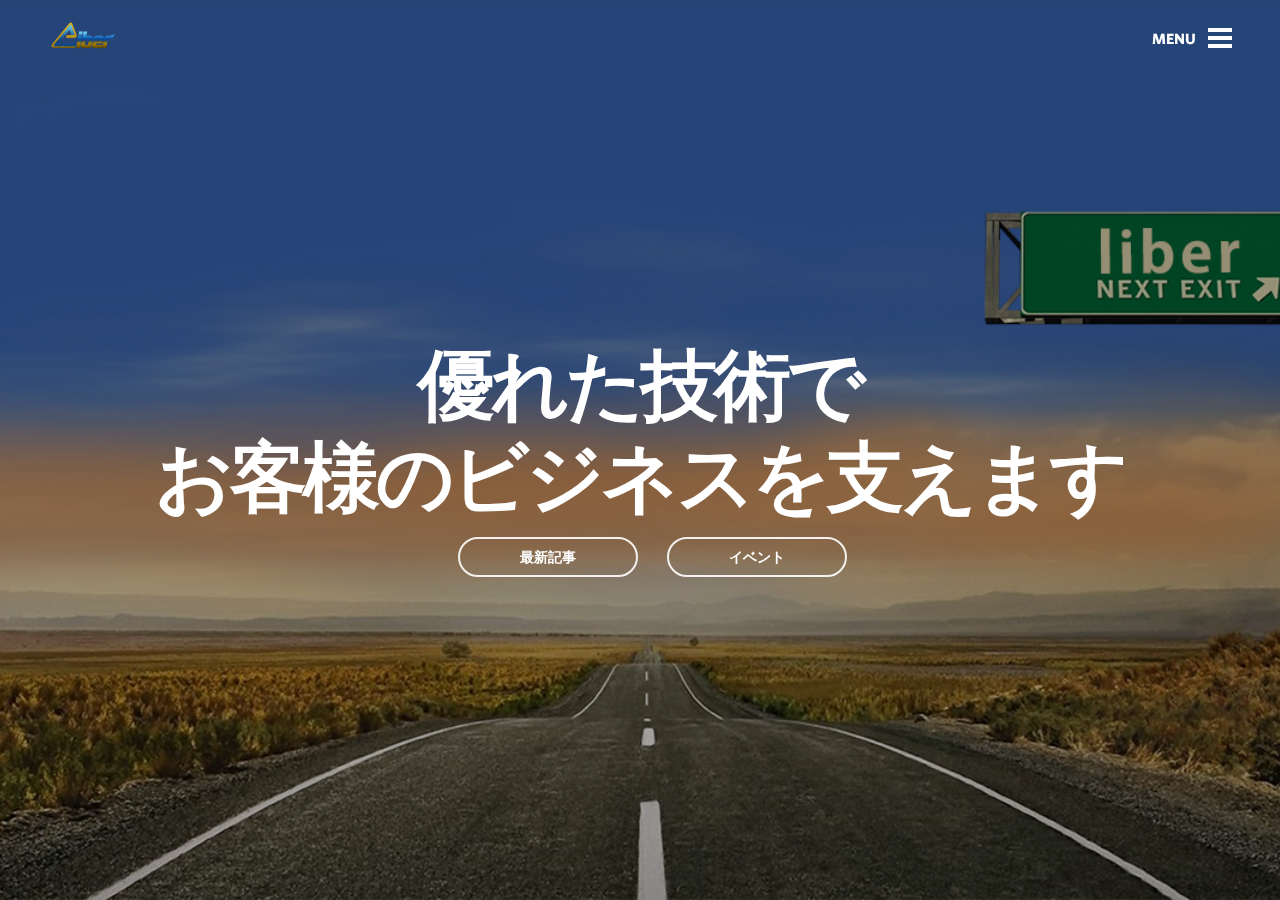
<file: index.html>
<!DOCTYPE html>
<html>

<head>
    <meta charset='utf-8'>
    <!--use the latest Rendering Engine of IE-->
    <meta content='IE=edge' http-equiv='X-UA-Compatible'>
    <!--render the width of the page at the width of its own screen-->
    <meta content='width=device-width, initial-scale=1' name='viewport'>
    <title>株式会社アリベル-Home</title>
    <meta content="株式会社アリベルはIT企業であり、優れたIT技術でお客様のビジネスを支えております。我々は自由を追求し続けています。自分の努力と才能を最大限に発揮し、素晴らしい仕事を通して、色々な挑戦や困難と戦って、最後は絶対に自由が手に入ります。" name='description'>
    <meta content="株式会社アリベル,ALiber Inc.,ホーム,Home,aliber,liber,自由,アリベル,株式会社,株,会社" name='keywords'>
    <!--set the toolbar color #29aecc，Starting in version 39 of Chrome for Android on Lollipop-->
    <meta content='#29aecc' name='theme-color'>
    <!--TODO  Twitter
    <meta content='summary_large_image' name='twitter:card'>
    <meta content='@ALiber' name='twitter:site'>
    <meta content='ALiber in Tokyo' name='twitter:title'>
    <meta content="Blablabla...." name='twitter:description'>
    <meta content='img/no-hash/social-share.jpg' name='twitter:image:src'>
    TODO  Facebook/Open Graph
    <meta content='ALiber in Tokyo' property='og:title'>
    <meta content='https://www.aliber.co.jp/' property='og:url'>
    <meta content='img/no-hash/social-share.jpg' property='og:image'>
    <meta content="ALiber in Tokyo." property='og:description'>
    <meta content='ALiber' property='og:site_name'>
    -->
    <link rel="icon" href="favicon.png">
    <link href="static/css/main-ed2860ca.css" media="screen" rel="stylesheet" type="text/css" />
    <link rel="alternate" hreflang="ja" href="http://www.aliber.co.jp/">
    <script src="static/js/main-d383dc7a.js" type="text/javascript"></script>
    <script src="static/js/homepage-9b3bfeb6.js" type="text/javascript"></script>
</head>

<body data-logo-color='light' data-nav-color='light' data-overlay-id='false' data-overlay-open='false' data-page='homepage' data-section='unity'>
    <section class='nav-bar container-fluid' id='navbar'>
        <div class='nav-bar-inner'>
            <div class='identity'>
                <a href="index.html"> <img src="static/img/aliber_logo.png" height="30px" width="66px" /> </a>
            </div> <a class="menu-text" href="javascript:;">MENU</a> </div>
        <div class='menu-wrap'>
            <a class="hamburger menu" href="javascript:;">
                <div></div>
                <div></div>
                <div></div>
            </a>
        </div>
    </section>
    <div class='hero table' id='home'>
        <header class='table-cell'>
            <section class='container-fluid'>
                <h1>優れた技術で <br/> お客様のビジネスを支えます</h1>
                <a class="cta hollow" href="news/index.html">最新記事</a>
                <a class="cta hollow" href="event/index.html">イベント</a>
            </section>
        </header>
    </div>
    <div class='nav-overlay full-screen-overlay dt-height' id='nav-overlay'>
        <ul class='level-1-nav list-unstyled'>
            <li class='home'> <a class="home active" href="index.html">ホーム</a> </li>
            <li class='our-work'> <a class="our-work" href="introduction/index.html">会社概要</a></li>
            <li class='services'> <a class="services" href="content/index.html">業務内容</a></li>
            <li class='hr'> <a class="hr" href="hr/index.html">人材募集</a></li>
            <li class='news'> <a class="news" href="news/index.html">最新記事</a></li>
            <li class='event'> <a class="event" href="event/index.html">イベント</a></li>
            <li class='contact'> <a class="contact" href="contact/index.html">お問い合わせ</a> </li>
        </ul>
        <div class='nav-footer'>
        <a href="privacy/index.html"><p>個人情報保護方針</p></a>
            <div class='border'></div>
            <p>&copy; 2016-2017 ALiber Inc.
                <br/>All rights reserved.</p>
        </div>
    </div>
</body>

</html>
</file>
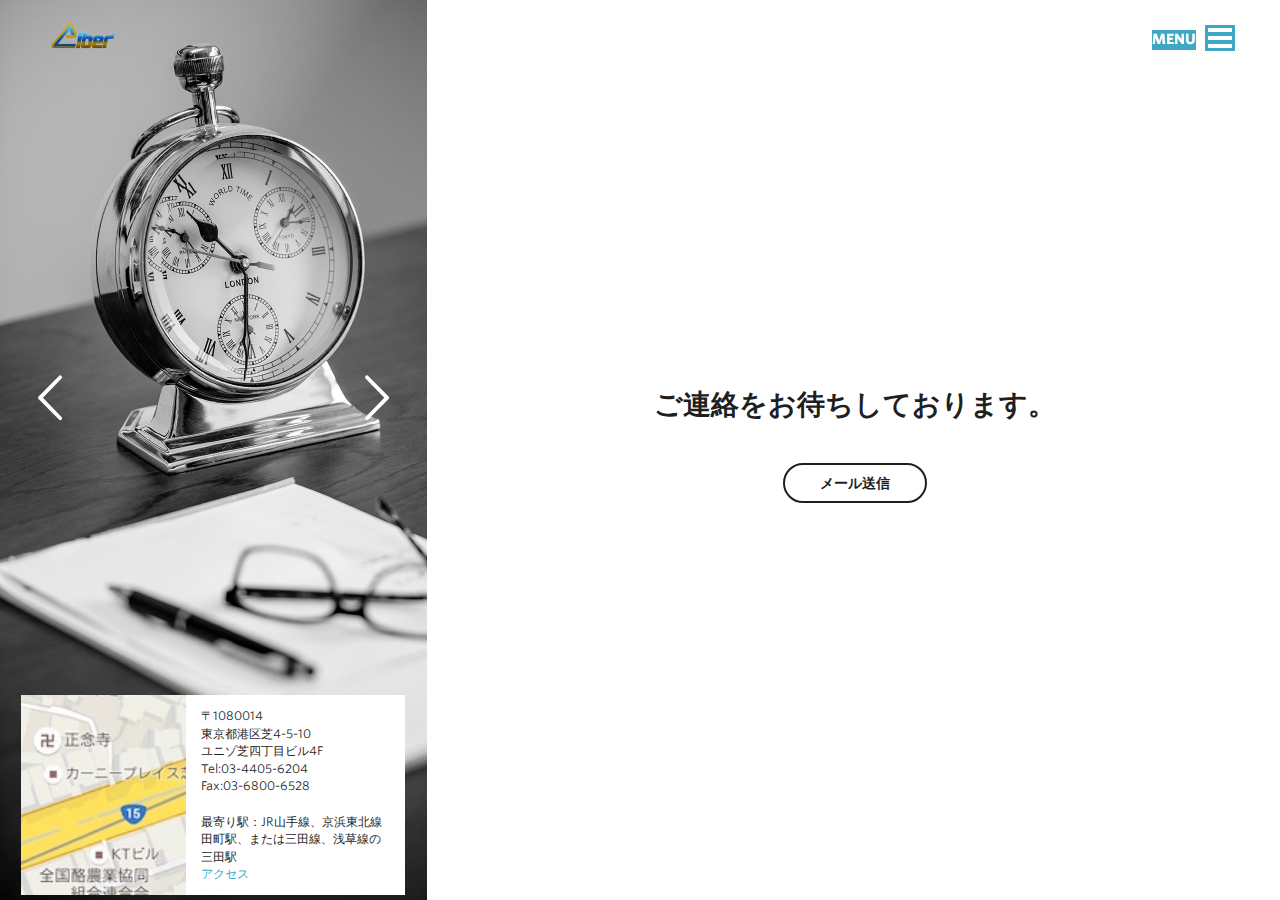
<file: contact/index.html>
<!DOCTYPE html>
<html>

<head>
    <meta charset='utf-8'>
    <!--use the latest Rendering Engine of IE-->
    <meta content='IE=edge' http-equiv='X-UA-Compatible'>
    <!--render the width of the page at the width of its own screen-->
    <meta content='width=device-width, initial-scale=1' name='viewport'>
    <title>株式会社アリベル-お問い合わせ</title>
    <meta content="株式会社アリベルのお問い合わせ画面です。会社住所、電話番号、最寄り駅などの情報が全て記載しております。何か不明点がありましたら、お気軽に「メール送信」ボタンをクリックして、お問い合わせください。お待ちしております。" name='description'>
    <meta content="contact,お問い合わせ,address,住所,tel,電話番号,nearest station,最寄り駅,mail,メール" name='keywords'>
    <!--set the toolbar color #29aecc，Starting in version 39 of Chrome for Android on Lollipop-->
    <meta content='#29aecc' name='theme-color'>
    <!--
    TODO  Twitter
    <meta content='summary_large_image' name='twitter:card'>
    <meta content='@ALiber' name='twitter:site'>
    <meta content='ALiber in Tokyo' name='twitter:title'>
    <meta content="Blablabla...." name='twitter:description'>
    <meta content='img/no-hash/social-share.jpg' name='twitter:image:src'>
    TODO  Facebook/Open Graph
    <meta content='ALiber in Tokyo' property='og:title'>
    <meta content='https://www.aliber.com/' property='og:url'>
    <meta content='img/no-hash/social-share.jpg' property='og:image'>
    <meta content="ALiber in Tokyo." property='og:description'>
    <meta content='ALiber' property='og:site_name'>
    -->
    <link rel="icon" href="../favicon.png">
    <link href="../static/css/main-ed2860ca.css" media="screen" rel="stylesheet" type="text/css" />
    <link rel="alternate" hreflang="ja" href="http://www.aliber.co.jp/contact/index.html">
    <script src="../static/js/main-d383dc7a.js" type="text/javascript"></script>
</head>

<body data-logo-color='light' data-nav-color='dark' data-overlay-id='false' data-overlay-open='false' data-page='contact' data-section='unity'>
    <section class='nav-bar container-fluid' id='navbar'>
        <div class='nav-bar-inner'>
            <div class='identity'>
                <a href="../index.html"> <img src="../static/img/aliber_logo.png" height="30px" width="66px" /> </a>
            </div> <a class="menu-text blue" href="javascript:;">MENU</a> </div>
        <div class='menu-wrap'>
            <a class="hamburger menu blue" href="javascript:;">
                <div></div>
                <div></div>
                <div></div>
            </a>
        </div>
    </section>
    <div class='container-fluid contact-page-wrapper'>
        <div class='row'>
            <div class='col-md-4 photo'>
                <div id='map-iframe'>
                    <iframe src="https://www.google.com/maps/embed?pb=!1m14!1m8!1m3!1d6484.434478711888!2d139.7469757!3d35.647019!3m2!1i1024!2i768!4f13.1!3m3!1m2!1s0x0%3A0x9bd5dc740ef2812a!2z77yI5qCq77yJ44OS44Ol44O844Oe44Oz44K344K544OG44Og!5e0!3m2!1sja!2sjp!4v1469018003889" width="600" height="450" frameborder="0" style="border:0" allowfullscreen></iframe>
                </div>
                <div class='css-slider' data-auto-play='false' data-disabledMediaQuery='true' data-dynamic-height='tallest' data-easing='linear' data-speed='500' data-start='0'>
                    <div class='slide one'></div>
                    <div class='slide two'></div>
                    <div class='slide three'></div>
                    <div class='slide four'></div>
                    <div class='slide five'></div>
                    <div class='slide six'></div>
                    <div class='prev icon-left-open-big'></div>
                    <div class='next icon-right-open-big'></div>
                </div>
                <button class='cta white map-close'> 閉じる </button>
                <div class='map-content-wrapper'>
                    <div class='map-content'>
                        <div class='map-left'>
                            <a class='map-open' href='index.html#'> <img src="../static/img/contact/contact-map-small.jpg" height="200px" /> </a>
                        </div>
                        <div class='map-right'>
                            <div class='visible-xs visible-sm'>
                                <div class='vertical-center'>
                                    <div class='inner'>
                                        <p>〒1080014
                                            <br>東京都港区芝4-5-10
                                            <br>ユニゾ芝四丁目ビル4F
                                            <br>Tel:03-4405-6204
                                            <br>Fax:03-6800-6528
                                            <br>
                                            <br>最寄り駅：JR山手線、京浜東北線田町駅、または三田線、浅草線の三田駅
                                            <br><a target="_blank" href="https://www.google.co.jp/maps/place/%EF%BC%88%E6%A0%AA%EF%BC%89%E3%83%92%E3%83%A5%E3%83%BC%E3%83%9E%E3%83%B3%E3%82%B7%E3%82%B9%E3%83%86%E3%83%A0/@35.6487679,139.7487224,17z/data=!3m1!4b1!4m5!3m4!1s0x60188bb66a3552a3:0x9bd5dc740ef2812a!8m2!3d35.6487636!4d139.7509111?hl=ja">アクセス</a> </p>
                                    </div>
                                </div>
                            </div>
                            <div class='visible-md visible-lg'>
                                <div class='vertical-center'>
                                    <div class='inner'>
                                        <p>〒1080014
                                            <br>東京都港区芝4-5-10
                                            <br>ユニゾ芝四丁目ビル4F
                                            <br>Tel:03-4405-6204
                                            <br>Fax:03-6800-6528
                                            <br>
                                            <br>最寄り駅：JR山手線、京浜東北線田町駅、または三田線、浅草線の三田駅
                                            <br><a target="_blank" href="https://www.google.co.jp/maps/place/%EF%BC%88%E6%A0%AA%EF%BC%89%E3%83%92%E3%83%A5%E3%83%BC%E3%83%9E%E3%83%B3%E3%82%B7%E3%82%B9%E3%83%86%E3%83%A0/@35.6487679,139.7487224,17z/data=!3m1!4b1!4m5!3m4!1s0x60188bb66a3552a3:0x9bd5dc740ef2812a!8m2!3d35.6487636!4d139.7509111?hl=ja">アクセス</a> </p>
                                    </div>
                                </div>
                            </div>
                        </div>
                    </div>
                </div>
            </div>
            <div class='col-md-8 col-md-offset-4'>
                <div class='row row-centered'>
                    <div class='table' id='contact-form-tabs'>
                        <div class='table-cell'>
                            <div class='col-sm-10 col-md-10 col-centered'>
                                <header>
                                    <h3>ご連絡をお待ちしております。</h3>
                                    <ul class='nav nav-tabs'>
                                        <li> <a class='cta default hollow' href="mailto:info@aliber.co.jp">メール送信</a> </li>
                                    </ul>
                                </header>
                            </div>
                        </div>
                    </div>
                </div>
            </div>
        </div>
    </div>
    <div class='nav-overlay full-screen-overlay dt-height' id='nav-overlay'>
        <ul class='level-1-nav list-unstyled'>
            <li class='home'> <a class="home" href="../index.html">ホーム</a> </li>
            <li class='our-work'> <a class="our-work" href="../introduction/index.html">会社概要</a> </li>
            <li class='services'> <a class="services" href="../content/index.html">業務内容</a> </li>
            <li class='hr'> <a class="hr" href="../hr/index.html">人材募集</a></li>
            <li class='news'> <a class="news" href="../news/index.html">最新記事</a></li>
            <li class='event'> <a class="event" href="../event/index.html">イベント</a></li>
            <li class='contact'> <a class="contact active" href="../contact/index.html">お問い合わせ</a> </li>
        </ul>
        <div class='nav-footer'>
        <a href="../privacy/index.html"><p>個人情報保護方針</p></a>
            <div class='border'></div>
            <p>&copy; 2016-2017 ALiber Inc.
                <br/>All rights reserved.</p>
        </div>
    </div>
</body>

</html>
</file>
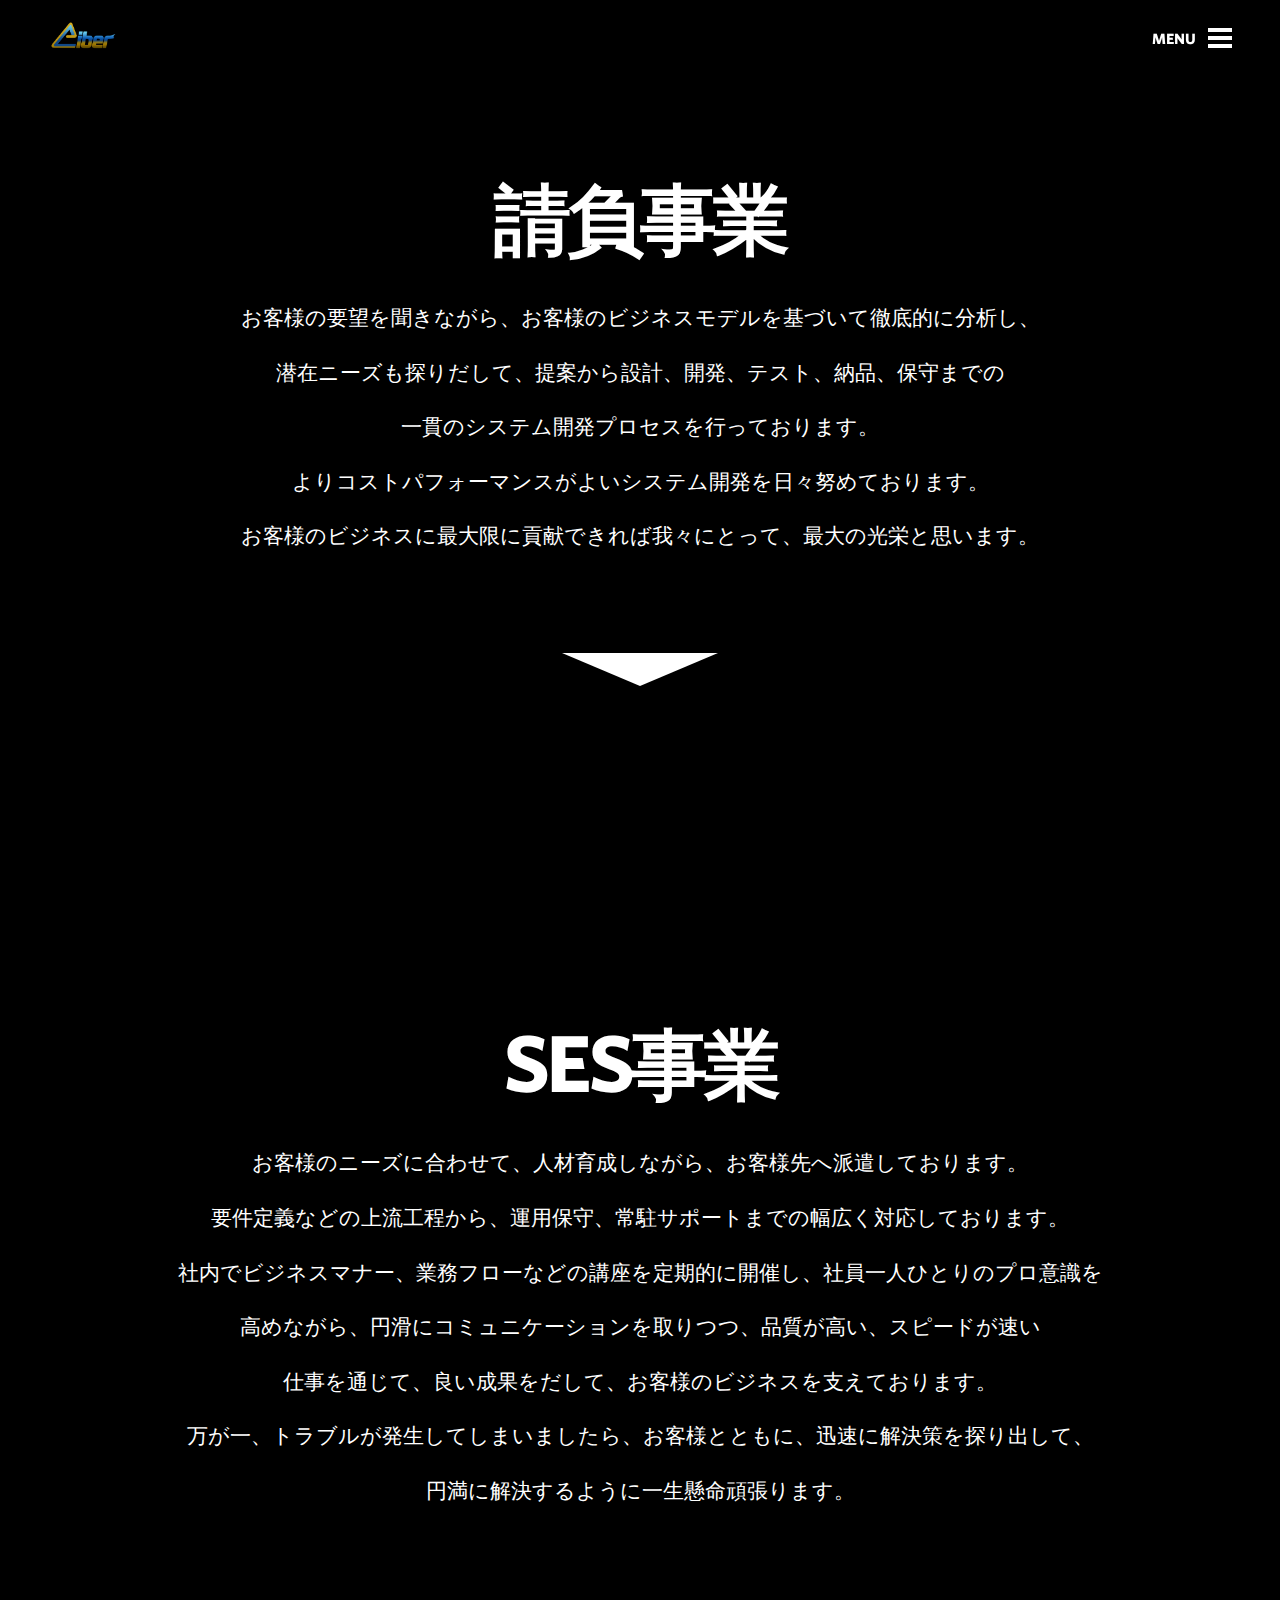
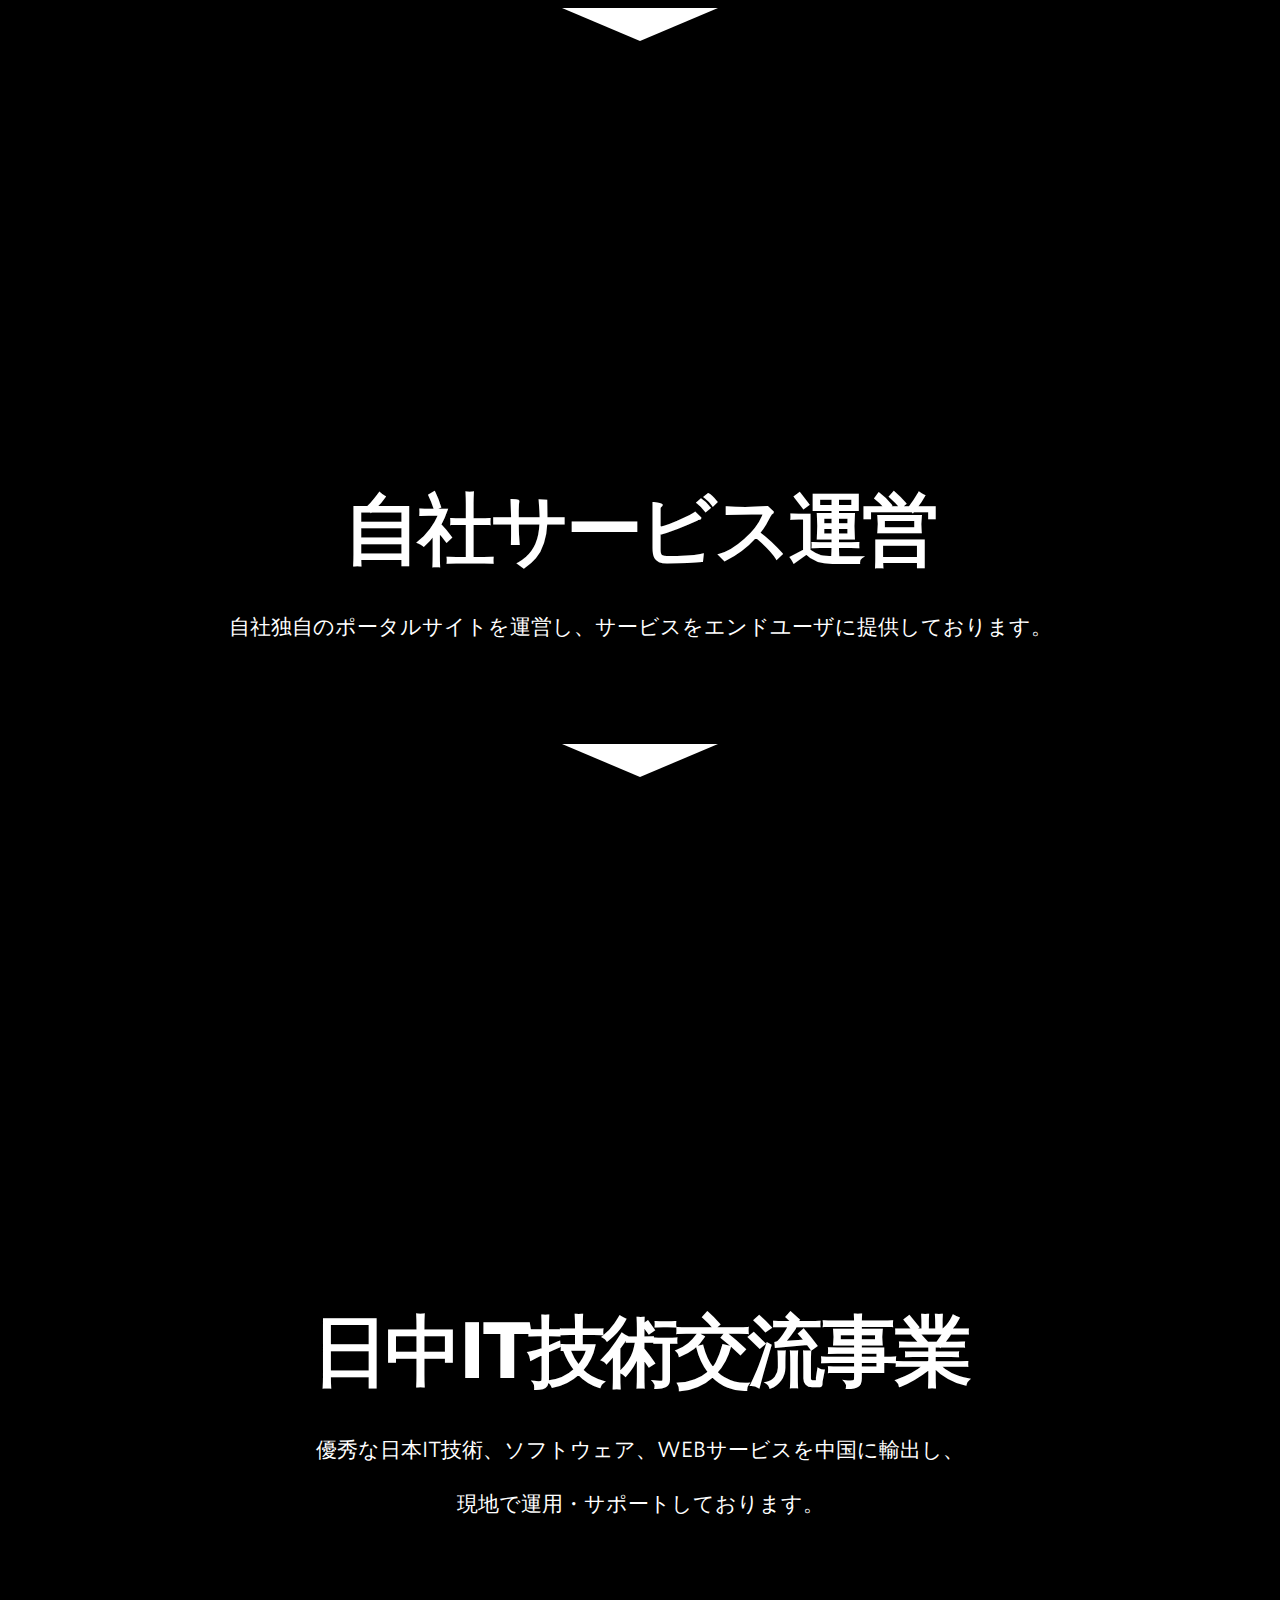
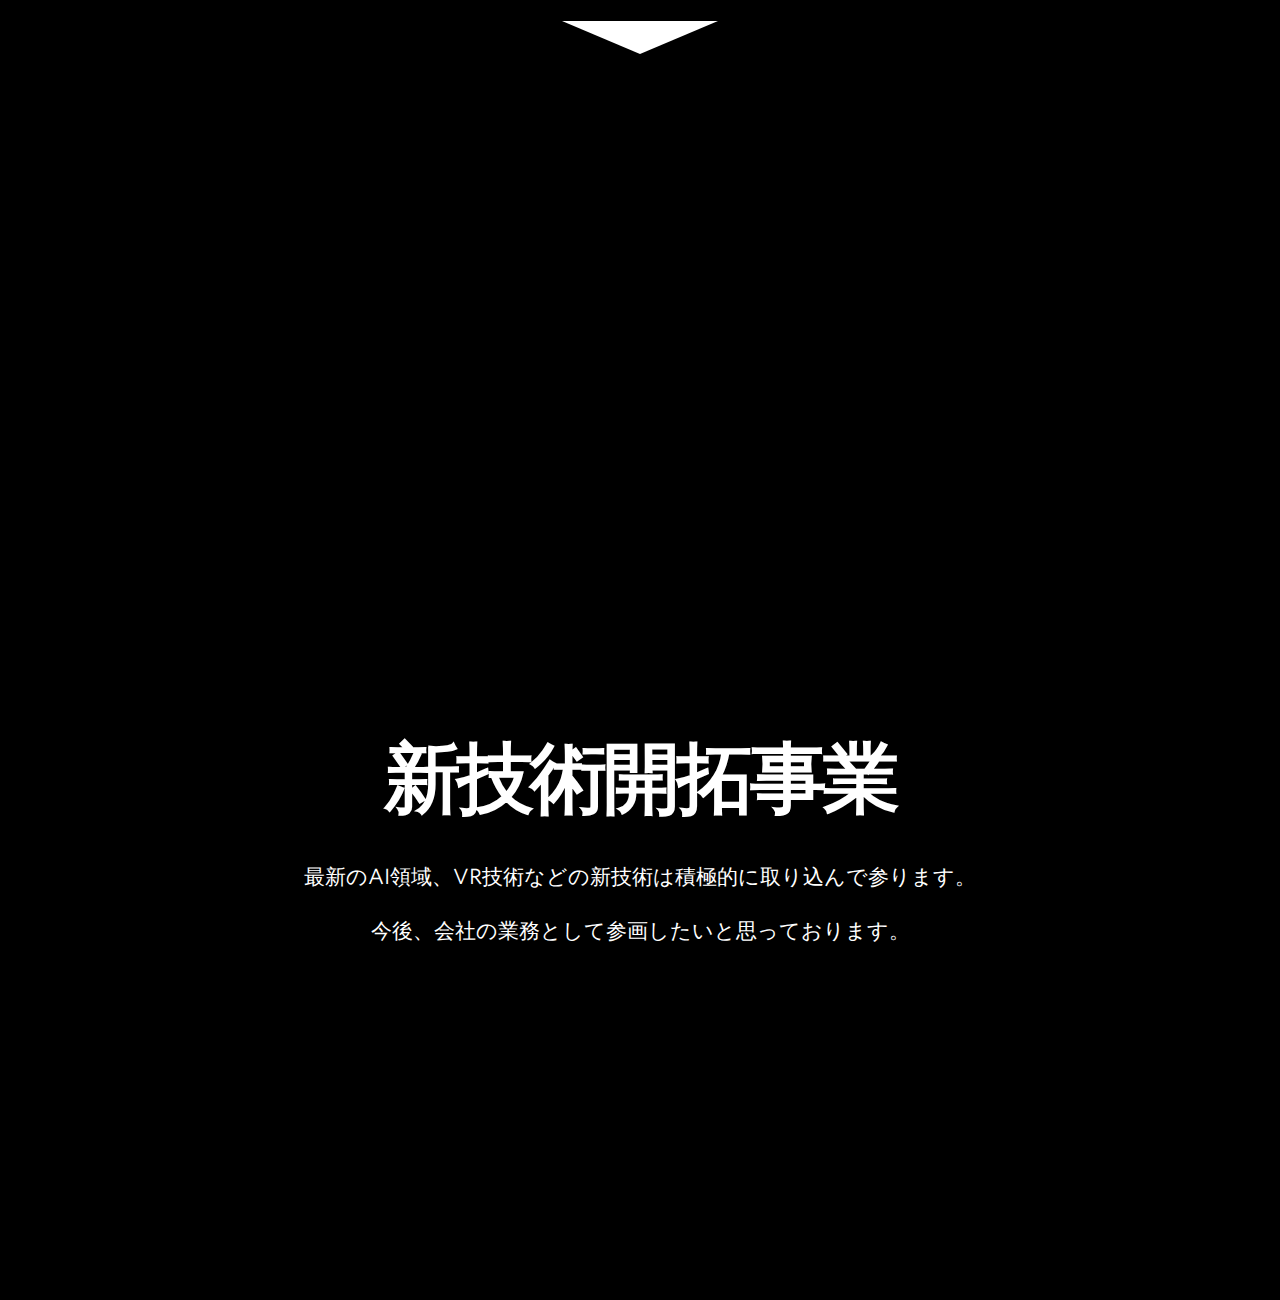
<file: content/index.html>
<!DOCTYPE html>
<html>

<head>
    <meta charset='utf-8'>
    <!--use the latest Rendering Engine of IE-->
    <meta content='IE=edge' http-equiv='X-UA-Compatible'>
    <!--render the width of the page at the width of its own screen-->
    <meta content='width=device-width, initial-scale=1' name='viewport'>
    <title>株式会社アリベル-業務内容</title>
    <meta content="株式会社アリベルの業務内容画面です。会社の業務は四つ分かれています。SES事業、自社ポータルサイトサービス運営事業、日中IT技術交流事業、新技術開拓事業です。我々は優秀な人材を育て、技術を提供しております。そして、素晴らしいアディアを素晴らしいサービスに実現して、エンドユーザ一人ひとりに喜んでいただきます。" name='description'>
    <meta content="business contents,業務内容,SES,人材派遣,portal site,自社ポータルサイトサービス運営,Japan&China information technology communication,日中IT技術交流,new technology,新技術" name='keywords'>
    <!--set the toolbar color #29aecc，Starting in version 39 of Chrome for Android on Lollipop-->
    <meta content='#29aecc' name='theme-color'>
    <!--
    TODO  Twitter
    <meta content='summary_large_image' name='twitter:card'>
    <meta content='@ALiber' name='twitter:site'>
    <meta content='ALiber in Tokyo' name='twitter:title'>
    <meta content="Blablabla...." name='twitter:description'>
    <meta content='img/no-hash/social-share.jpg' name='twitter:image:src'>
    TODO  Facebook/Open Graph
    <meta content='ALiber in Tokyo' property='og:title'>
    <meta content='https://www.aliber.com/' property='og:url'>
    <meta content='img/no-hash/social-share.jpg' property='og:image'>
    <meta content="ALiber in Tokyo." property='og:description'>
    <meta content='ALiber' property='og:site_name'>
    -->
    <link rel="icon" href="../favicon.png">
    <link href="../static/css/main-ed2860ca.css" media="screen" rel="stylesheet" type="text/css" />
    <link rel="alternate" hreflang="ja" href="http://www.aliber.co.jp/content/index.html">
    <script src="../static/js/main-d383dc7a.js" type="text/javascript"></script>
    <script src="../static/js/jquery-3.1.0.min.js" type="text/javascript"></script>
    <script src="../static/js/jquery-ui.min.js" type="text/javascript"></script>
</head>

<body data-logo-color='light' data-nav-color='light' data-overlay-id='false' data-overlay-open='false' data-page='work' data-section='unity'>
    <section class='nav-bar container-fluid' id='navbar'>
        <div class='nav-bar-inner'>
            <div class='identity'>
                <a href="../index.html"> <img src="../static/img/aliber_logo.png" height="30px" width="66px" /> </a>
            </div> <a class="menu-text" href="javascript:;">MENU</a> </div>
        <div class='menu-wrap'>
            <a class="hamburger menu" href="javascript:;">
                <div></div>
                <div></div>
                <div></div>
            </a>
        </div>
    </section>
    <div class='hero work dt-height table' id='hero'>
        <header class='table-cell' id='title-fade'>
            <section class='container' id='top-1'>
                <h1>請負事業</h1>
                <div class='row'>
                    <p>お客様の要望を聞きながら、お客様のビジネスモデルを基づいて徹底的に分析し、</p>
                    <p>潜在ニーズも探りだして、提案から設計、開発、テスト、納品、保守までの</p>
                    <p>一貫のシステム開発プロセスを行っております。</p>
                    <p>よりコストパフォーマンスがよいシステム開発を日々努めております。</p>
                    <p>お客様のビジネスに最大限に貢献できれば我々にとって、最大の光栄と思います。</p>
                    <p class="blinking">
                        <a href="#ses">
                            <svg version="1.1" xmlns="http://www.w3.org/2000/svg" xmlns:xlink="http://www.w3.org/1999/xlink" width="200" height="200">
                                <path fill="#FFFFFF" d="M22,79 L100,112 L178,79 L22,79 Z" /> </svg>
                        </a>
                    </p>
                    <br/> </div>
            </section>
        </header>
    </div>
    <div id="ses"></div>
    <div class='hero work dt-height table' id='hero'>
        <header class='table-cell' id='title-fade'>
            <section class='container' id='top-1'>
                <h1>SES事業</h1>
                <div class='row'>
                    <p>お客様のニーズに合わせて、人材育成しながら、お客様先へ派遣しております。</p>
                    <p>要件定義などの上流工程から、運用保守、常駐サポートまでの幅広く対応しております。</p>
                    <p>社内でビジネスマナー、業務フローなどの講座を定期的に開催し、社員一人ひとりのプロ意識を</p>
                    <p>高めながら、円滑にコミュニケーションを取りつつ、品質が高い、スピードが速い</p>
                    <p>仕事を通じて、良い成果をだして、お客様のビジネスを支えております。</p>
                    <p>万が一、トラブルが発生してしまいましたら、お客様とともに、迅速に解決策を探り出して、</p>
                    <p>円満に解決するように一生懸命頑張ります。</p>
                    <p class="blinking">
                        <a href="#service">
                            <svg version="1.1" xmlns="http://www.w3.org/2000/svg" xmlns:xlink="http://www.w3.org/1999/xlink" width="200" height="200">
                                <path fill="#FFFFFF" d="M22,79 L100,112 L178,79 L22,79 Z" /> </svg>
                        </a>
                    </p>
                    <br/> </div>
            </section>
        </header>
    </div>
    <div id="service"></div>
    <div class='hero work dt-height table' id='hero'>
        <header class='table-cell' id='title-fade'>
            <section class='container' id='top-2'>
                <h1>自社サービス運営</h1>
                <div class='row'>
                    <p>自社独自のポータルサイトを運営し、サービスをエンドユーザに提供しております。</p>
                    <p class="blinking">
                        <a href="#jpcncommunication">
                            <svg version="1.1" xmlns="http://www.w3.org/2000/svg" xmlns:xlink="http://www.w3.org/1999/xlink" width="200" height="200">
                                <path fill="#FFFFFF" d="M22,79 L100,112 L178,79 L22,79 Z" /> </svg>
                        </a>
                    </p>
                    <br/> </div>
            </section>
        </header>
    </div>
    <div id="jpcncommunication"></div>
    <div class='hero work dt-height table' id='hero'>
        <header class='table-cell' id='title-fade'>
            <section class='container'>
                <h1>日中IT技術交流事業</h1>
                <div class='row'>
                    <p>優秀な日本IT技術、ソフトウェア、WEBサービスを中国に輸出し、</p>
                    <p>現地で運用・サポートしております。</p>
                    <p class="blinking">
                        <a href="#newbusiness">
                            <svg version="1.1" xmlns="http://www.w3.org/2000/svg" xmlns:xlink="http://www.w3.org/1999/xlink" width="200" height="200">
                                <path fill="#FFFFFF" d="M22,79 L100,112 L178,79 L22,79 Z" /> </svg>
                        </a>
                    </p>
                    <br/> </div>
            </section>
        </header>
    </div>
    <div id="newbusiness"></div>
    <div class='hero work dt-height table' id='hero'>
        <header class='table-cell' id='title-fade'>
            <section class='container'>
                <h1>新技術開拓事業</h1>
                <div class='row'>
                    <p>最新のAI領域、VR技術などの新技術は積極的に取り込んで参ります。</p>
                    <p>今後、会社の業務として参画したいと思っております。</p>
                </div>
            </section>
        </header>
    </div>
    <div class='nav-overlay full-screen-overlay dt-height' id='nav-overlay'>
        <ul class='level-1-nav list-unstyled'>
            <li class='home'> <a class="home" href="../index.html">ホーム</a> </li>
            <li class='our-work'> <a class="our-work" href="../introduction/index.html">会社概要</a> </li>
            <li class='services'> <a class="services active" href="../content/index.html">業務内容</a> </li>
            <li class='hr'> <a class="hr" href="../hr/index.html">人材募集</a></li>
            <li class='news'> <a class="news" href="../news/index.html">最新記事</a></li>
            <li class='event'> <a class="event" href="../event/index.html">イベント</a></li>
            <li class='contact'> <a class="contact" href="../contact/index.html">お問い合わせ</a> </li>
        </ul>
        <div class='nav-footer'>
        <a href="../privacy/index.html"><p>個人情報保護方針</p></a>
            <div class='border'></div>
            <p>&copy; 2016-2017 ALiber Inc.
                <br/>All rights reserved.</p>
        </div>
    </div>
    <script type="text/javascript">
        $('a[href*="#"]').click(function () {
            var target = $(this.hash);
            //if (target.length) {
            if (target) {
                var targetOffset = target.offset().top;
                $('html,body').animate({
                    scrollTop: targetOffset
                }, 1000, "easeInOutQuart");
                return false;
            }
        });
    </script>
</body>

</html>
</file>
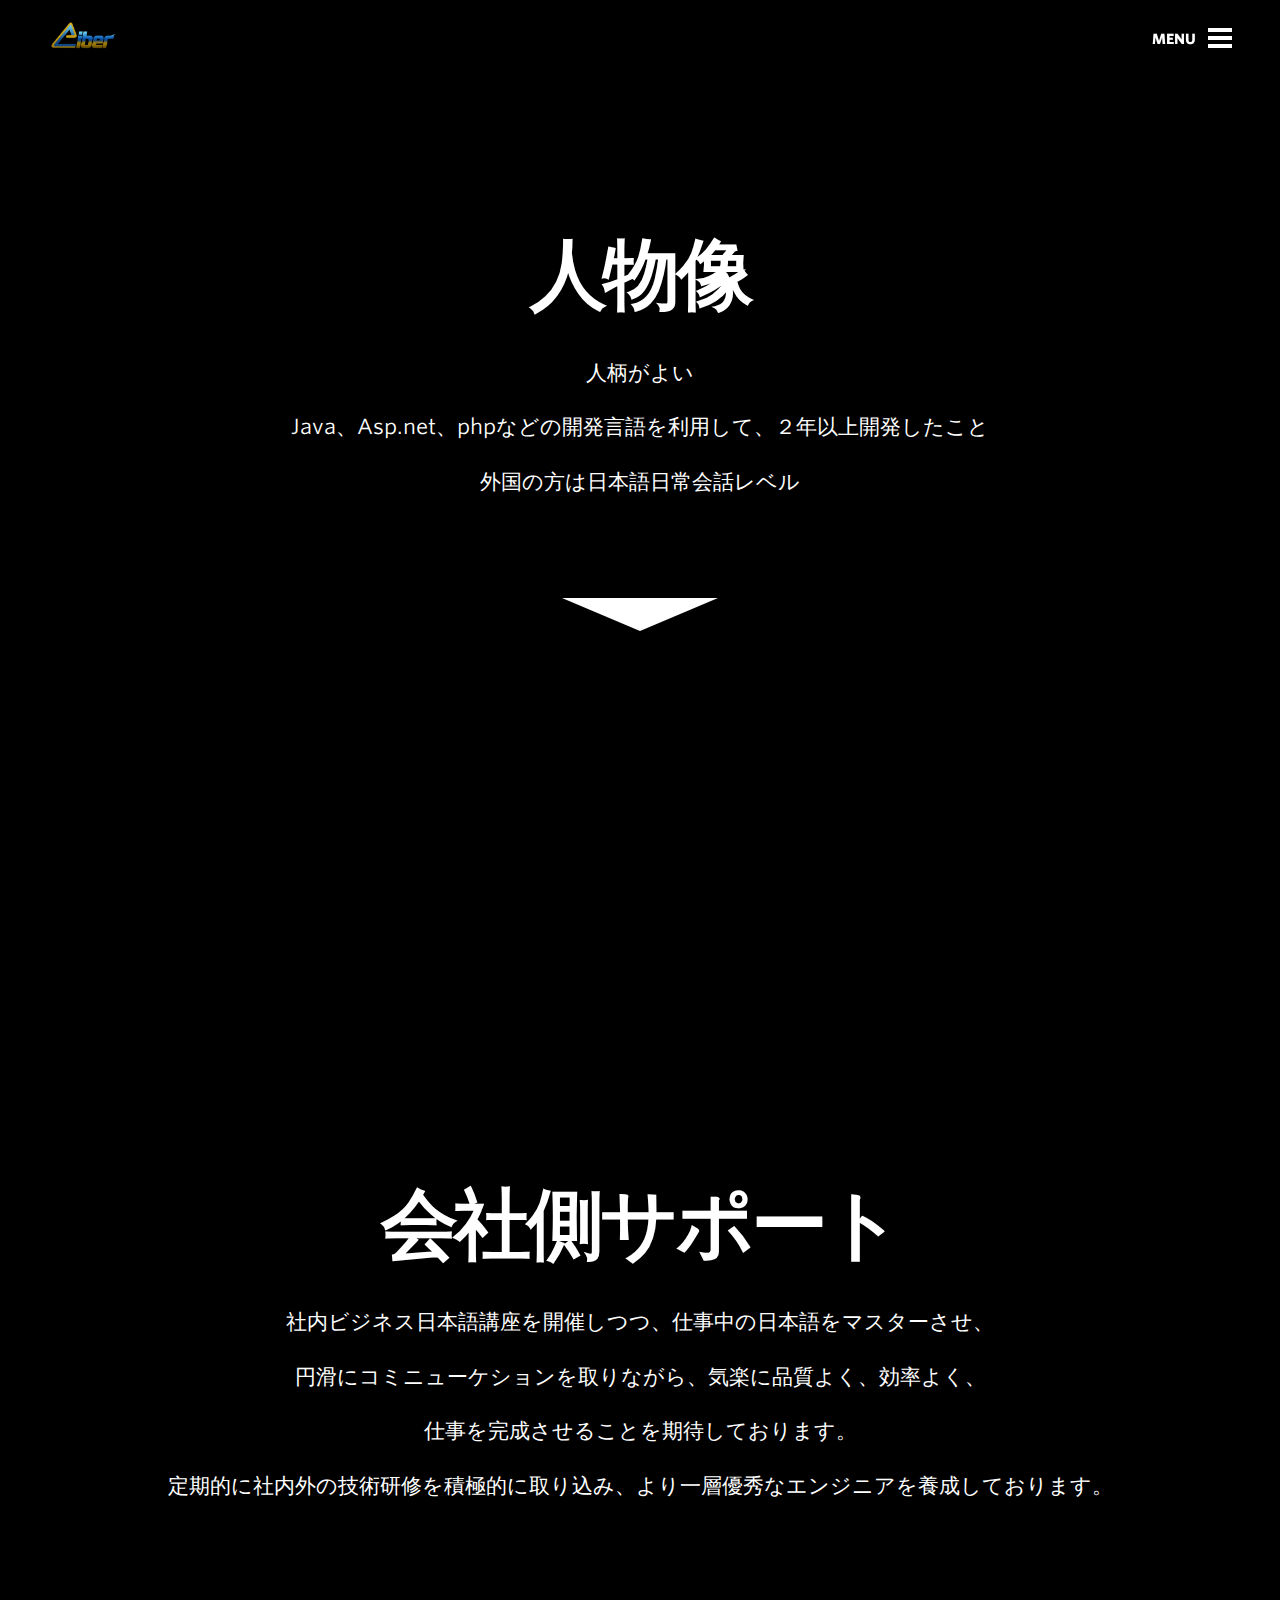
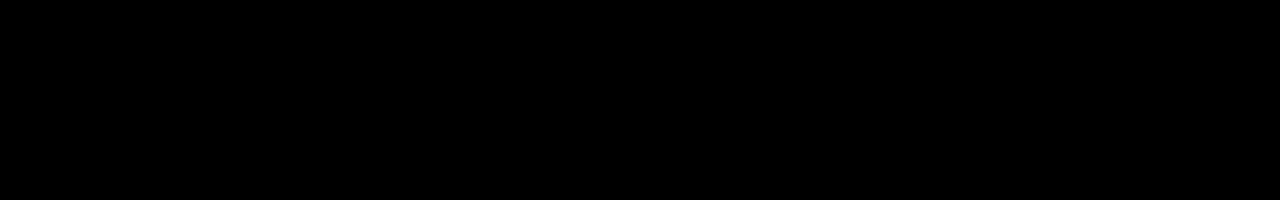
<file: hr/index.html>
<!DOCTYPE html>
<html>

<head>
    <meta charset='utf-8'>
    <!--use the latest Rendering Engine of IE-->
    <meta content='IE=edge' http-equiv='X-UA-Compatible'>
    <!--render the width of the page at the width of its own screen-->
    <meta content='width=device-width, initial-scale=1' name='viewport'>
    <title>株式会社アリベル-人材募集</title>
    <meta content="株式会社アリベルの人材募集画面です。我々は人材第一と考えております。人材がいなければ会社は発展できません。java,asp.net,phpなどの言語や技術を使われ、２年以上開発した方を常に募集しております。外国の方は日本語が日常会話レベルが必須です。会社側はビジネス日本語の講座と技術研修を開催しつつ、社員の成長にサポートをしております。" name='description'>
    <meta content="recruitment,offer,hr,人材募集,java,asp,php,ビジネス日本語,技術研修" name='keywords'>
    <!--set the toolbar color #29aecc，Starting in version 39 of Chrome for Android on Lollipop-->
    <meta content='#29aecc' name='theme-color'>
    <!--
    TODO  Twitter
    <meta content='summary_large_image' name='twitter:card'>
    <meta content='@ALiber' name='twitter:site'>
    <meta content='ALiber in Tokyo' name='twitter:title'>
    <meta content="Blablabla...." name='twitter:description'>
    <meta content='img/no-hash/social-share.jpg' name='twitter:image:src'>
    TODO  Facebook/Open Graph
    <meta content='ALiber in Tokyo' property='og:title'>
    <meta content='https://www.aliber.com/' property='og:url'>
    <meta content='img/no-hash/social-share.jpg' property='og:image'>
    <meta content="ALiber in Tokyo." property='og:description'>
    <meta content='ALiber' property='og:site_name'>
    -->
    <link rel="icon" href="../favicon.png">
    <link href="../static/css/main-ed2860ca.css" media="screen" rel="stylesheet" type="text/css" />
    <link rel="alternate" hreflang="ja" href="http://www.aliber.co.jp/hr/index.html">
    <script src="../static/js/main-d383dc7a.js" type="text/javascript"></script>
    <script src="../static/js/jquery-3.1.0.min.js" type="text/javascript"></script>
    <script src="../static/js/jquery-ui.min.js" type="text/javascript"></script>
</head>

<body data-logo-color='light' data-nav-color='light' data-overlay-id='false' data-overlay-open='false' data-page='work' data-section='unity'>
    <section class='nav-bar container-fluid' id='navbar'>
        <div class='nav-bar-inner'>
            <div class='identity'>
                <a href="../index.html"> <img src="../static/img/aliber_logo.png" height="30px" width="66px" /> </a>
            </div> <a class="menu-text" href="javascript:;">MENU</a> </div>
        <div class='menu-wrap'>
            <a class="hamburger menu" href="javascript:;">
                <div></div>
                <div></div>
                <div></div>
            </a>
        </div>
    </section>
    <div class='hero work dt-height table' id='hero'>
        <header class='table-cell' id='title-fade'>
            <section class='container' id='top-1'>
                <h1>人物像</h1>
                <div class='row'>
                    <p>人柄がよい</p>
                    <p>Java、Asp.net、phpなどの開発言語を利用して、２年以上開発したこと</p>
                    <p>外国の方は日本語日常会話レベル</p>
                    <p class="blinking">
                        <a href="#support">
                            <svg version="1.1" xmlns="http://www.w3.org/2000/svg" xmlns:xlink="http://www.w3.org/1999/xlink" width="200" height="200">
                                <path fill="#FFFFFF" d="M22,79 L100,112 L178,79 L22,79 Z" /> </svg>
                        </a>
                    </p>
                    <br/> </div>
            </section>
        </header>
    </div>
    <div id="support"></div>
    <div class='hero work dt-height table' id='hero'>
        <header class='table-cell' id='title-fade'>
            <section class='container'>
                <h1>会社側サポート</h1>
                <div class='row'>
                    <p>社内ビジネス日本語講座を開催しつつ、仕事中の日本語をマスターさせ、</p>
                    <p>円滑にコミニューケションを取りながら、気楽に品質よく、効率よく、</p>
                    <p>仕事を完成させることを期待しております。</p>
                    <p>定期的に社内外の技術研修を積極的に取り込み、より一層優秀なエンジニアを養成しております。</p>
                </div>
            </section>
        </header>
    </div>
    <div class='nav-overlay full-screen-overlay dt-height' id='nav-overlay'>
        <ul class='level-1-nav list-unstyled'>
            <li class='home'> <a class="home" href="../index.html">ホーム</a> </li>
            <li class='our-work'> <a class="our-work" href="../introduction/index.html">会社概要</a> </li>
            <li class='services'> <a class="services" href="../content/index.html">業務内容</a> </li>
            <li class='hr'> <a class="hr active" href="../hr/index.html">人材募集</a></li>
            <li class='news'> <a class="news" href="../news/index.html">最新記事</a></li>
            <li class='event'> <a class="event" href="../event/index.html">イベント</a></li>
            <li class='contact'> <a class="contact" href="../contact/index.html">お問い合わせ</a> </li>
        </ul>
        <div class='nav-footer'>
         <a href="../privacy/index.html"><p>個人情報保護方針</p></a>
            <div class='border'></div>
            <p>&copy; 2016-2017 ALiber Inc.
                <br/>All rights reserved.</p>
        </div>
    </div>
    <script type="text/javascript">
        $('a[href*="#"]').click(function () {
            var target = $(this.hash);
            //if (target.length) {
            if (target) {
                var targetOffset = target.offset().top;
                $('html,body').animate({
                    scrollTop: targetOffset
                }, 1000, "easeInOutQuart");
                return false;
            }
        });
    </script>
</body>

</html>
</file>
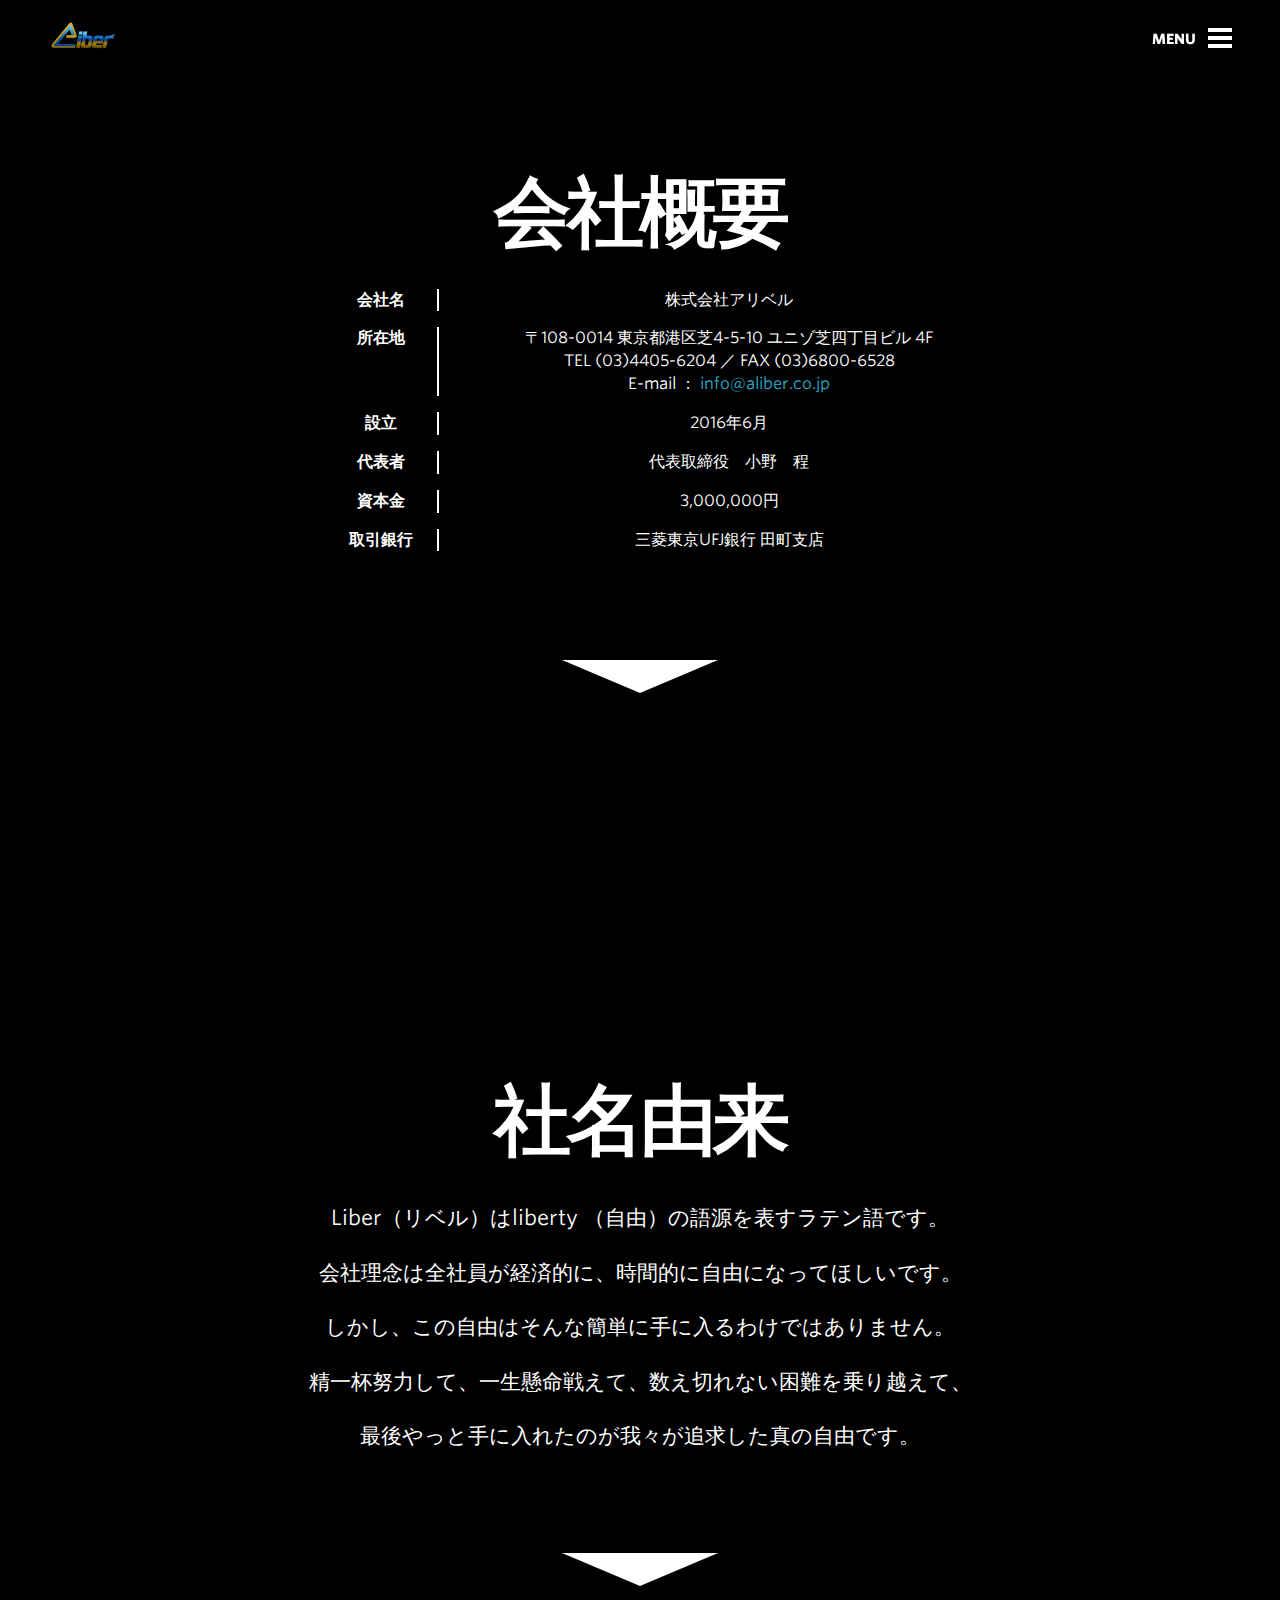
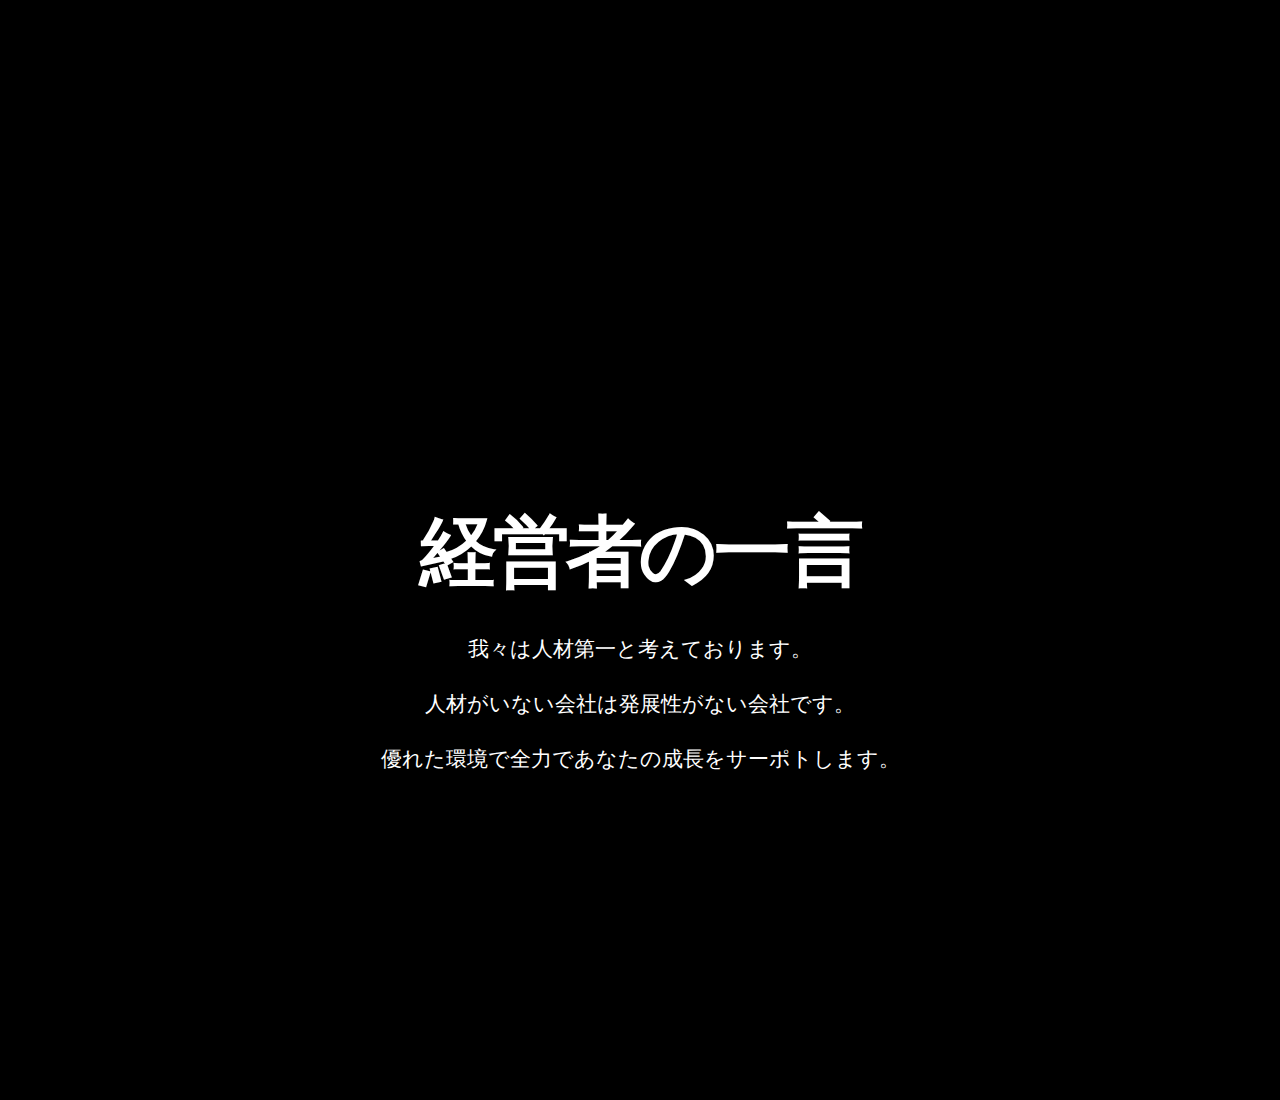
<file: introduction/index.html>
<!DOCTYPE html>
<html>

<head>
    <meta charset='utf-8'>
    <!--use the latest Rendering Engine of IE-->
    <meta content='IE=edge' http-equiv='X-UA-Compatible'>
    <!--render the width of the page at the width of its own screen-->
    <meta content='width=device-width, initial-scale=1' name='viewport'>
    <title>株式会社アリベル-会社概要</title>
    <meta content="株式会社アリベルの会社概要画面です。会社名などの基本情報が記載しております。社名由来と経営者の一言もご覧いただければ、会社の理念を共感していただければ大変嬉しくと思っております。" name='description'>
    <meta content="company’s outline,会社概要,company's name,会社名,address,所在地,company named for,社名由来" name='keywords'>
    <!--set the toolbar color #29aecc，Starting in version 39 of Chrome for Android on Lollipop-->
    <meta content='#29aecc' name='theme-color'>
    <!--
    TODO  Twitter
    <meta content='summary_large_image' name='twitter:card'>
    <meta content='@ALiber' name='twitter:site'>
    <meta content='ALiber in Tokyo' name='twitter:title'>
    <meta content="Blablabla...." name='twitter:description'>
    <meta content='img/no-hash/social-share.jpg' name='twitter:image:src'>
    TODO  Facebook/Open Graph
    <meta content='ALiber in Tokyo' property='og:title'>
    <meta content='https://www.aliber.com/' property='og:url'>
    <meta content='img/no-hash/social-share.jpg' property='og:image'>
    <meta content="ALiber in Tokyo." property='og:description'>
    <meta content='ALiber' property='og:site_name'>
    -->
    <link rel="icon" href="../favicon.png">
    <link href="../static/css/main-ed2860ca.css" media="screen" rel="stylesheet" type="text/css" />
    <link rel="alternate" hreflang="ja" href="http://www.aliber.co.jp/introduction/index.html">
    <script src="../static/js/main-d383dc7a.js" type="text/javascript"></script>
    <script src="../static/js/jquery-3.1.0.min.js" type="text/javascript"></script>
    <script src="../static/js/jquery-ui.min.js" type="text/javascript"></script>
</head>

<body data-logo-color='light' data-nav-color='light' data-overlay-id='false' data-overlay-open='false' data-page='work' data-section='unity'>
    <section class='nav-bar container-fluid' id='navbar'>
        <div class='nav-bar-inner'>
            <div class='identity'>
                <a href="../index.html"> <img src="../static/img/aliber_logo.png" height="30px" width="66px" /> </a>
            </div> <a class="menu-text" href="javascript:;">MENU</a> </div>
        <div class='menu-wrap'>
            <a class="hamburger menu" href="javascript:;">
                <div></div>
                <div></div>
                <div></div>
            </a>
        </div>
    </section>
    <div class='hero work dt-height table' id='hero'>
        <header class='table-cell' id='title-fade'>
            <section class='container' id='top-1'>
                <h1>会社概要</h1>
                <div class='row'>
                    <div class='col-md-offset-2'>
                        <div class="cp-gaiyou">
                            <dl> <dt>会社名</dt>
                                <dd>株式会社アリベル</dd> <dt>所在地</dt>
                                <dd>〒108-0014 東京都港区芝4-5-10 ユニゾ芝四丁目ビル 4F
                                    <br> TEL (03)4405-6204 ／ FAX (03)6800-6528
                                    <br> E-mail ： <a href="mailto:info@aliber.co.jp">info@aliber.co.jp</a> </dd> <dt>設立</dt>
                                <dd>2016年6月</dd> <dt>代表者</dt>
                                <dd>代表取締役　小野　程</dd> <dt>資本金</dt>
                                <dd>3,000,000円</dd> <dt>取引銀行</dt>
                                <dd>三菱東京UFJ銀行 田町支店</dd> <dt></dt>
                                <dd></dd>
                            </dl>
                        </div>
                    </div>
                    <p class="blinking">
                        <a href="#yuurai">
                            <svg version="1.1" xmlns="http://www.w3.org/2000/svg" xmlns:xlink="http://www.w3.org/1999/xlink" width="200" height="200">
                                <path fill="#FFFFFF" d="M22,79 L100,112 L178,79 L22,79 Z" /> </svg>
                        </a>
                    </p>
                    <br/> </div>
            </section>
        </header>
    </div>
    <div id="yuurai"></div>
    <div class='hero work dt-height table' id='hero'>
        <header class='table-cell' id='title-fade'>
            <section class='container' id='top-2'>
                <h1>社名由来</h1>
                <div class='row'>
                    <p>Liber（リベル）はliberty （自由）の語源を表すラテン語です。</p>
                    <p>会社理念は全社員が経済的に、時間的に自由になってほしいです。</p>
                    <p>しかし、この自由はそんな簡単に手に入るわけではありません。</p>
                    <p>精一杯努力して、一生懸命戦えて、数え切れない困難を乗り越えて、</p>
                    <p>最後やっと手に入れたのが我々が追求した真の自由です。</p>
                    <p class="blinking">
                        <a href="#hitokoto">
                            <svg version="1.1" xmlns="http://www.w3.org/2000/svg" xmlns:xlink="http://www.w3.org/1999/xlink" width="200" height="200">
                                <path fill="#FFFFFF" d="M22,79 L100,112 L178,79 L22,79 Z" /> </svg>
                        </a>
                    </p>
                    <br/> </div>
            </section>
        </header>
    </div>
    <div id="hitokoto"></div>
    <div class='hero work dt-height table' id='hero'>
        <header class='table-cell' id='title-fade'>
            <section class='container'>
                <h1>経営者の一言</h1>
                <div class='row'>
                    <p>我々は人材第一と考えております。</p>
                    <p>人材がいない会社は発展性がない会社です。</p>
                    <p>優れた環境で全力であなたの成長をサーポトします。</p>
                </div>
            </section>
        </header>
    </div>
    <div class='nav-overlay full-screen-overlay dt-height' id='nav-overlay'>
        <ul class='level-1-nav list-unstyled'>
            <li class='home'> <a class="home" href="../index.html">ホーム</a> </li>
            <li class='our-work'> <a class="our-work active" href="../introduction/index.html">会社概要</a> </li>
            <li class='services'> <a class="services" href="../content/index.html">業務内容</a> </li>
            <li class='hr'> <a class="hr" href="../hr/index.html">人材募集</a></li>
            <li class='news'> <a class="news" href="../news/index.html">最新記事</a></li>
            <li class='event'> <a class="event" href="../event/index.html">イベント</a></li>
            <li class='contact'> <a class="contact" href="../contact/index.html">お問い合わせ</a> </li>
        </ul>
        <div class='nav-footer'>
        <a href="../privacy/index.html"><p>個人情報保護方針</p></a>
            <div class='border'></div>
            <p>&copy; 2016-2017 ALiber Inc.
                <br/>All rights reserved.</p>
        </div>
    </div>
    <script type="text/javascript">
        $('a[href*="#"]').click(function () {
            var target = $(this.hash);
            //if (target.length) {
            if (target) {
                var targetOffset = target.offset().top;
                $('html,body').animate({
                    scrollTop: targetOffset
                }, 1000, "easeInOutQuart");
                return false;
            }
        });
    </script>
</body>

</html>
</file>
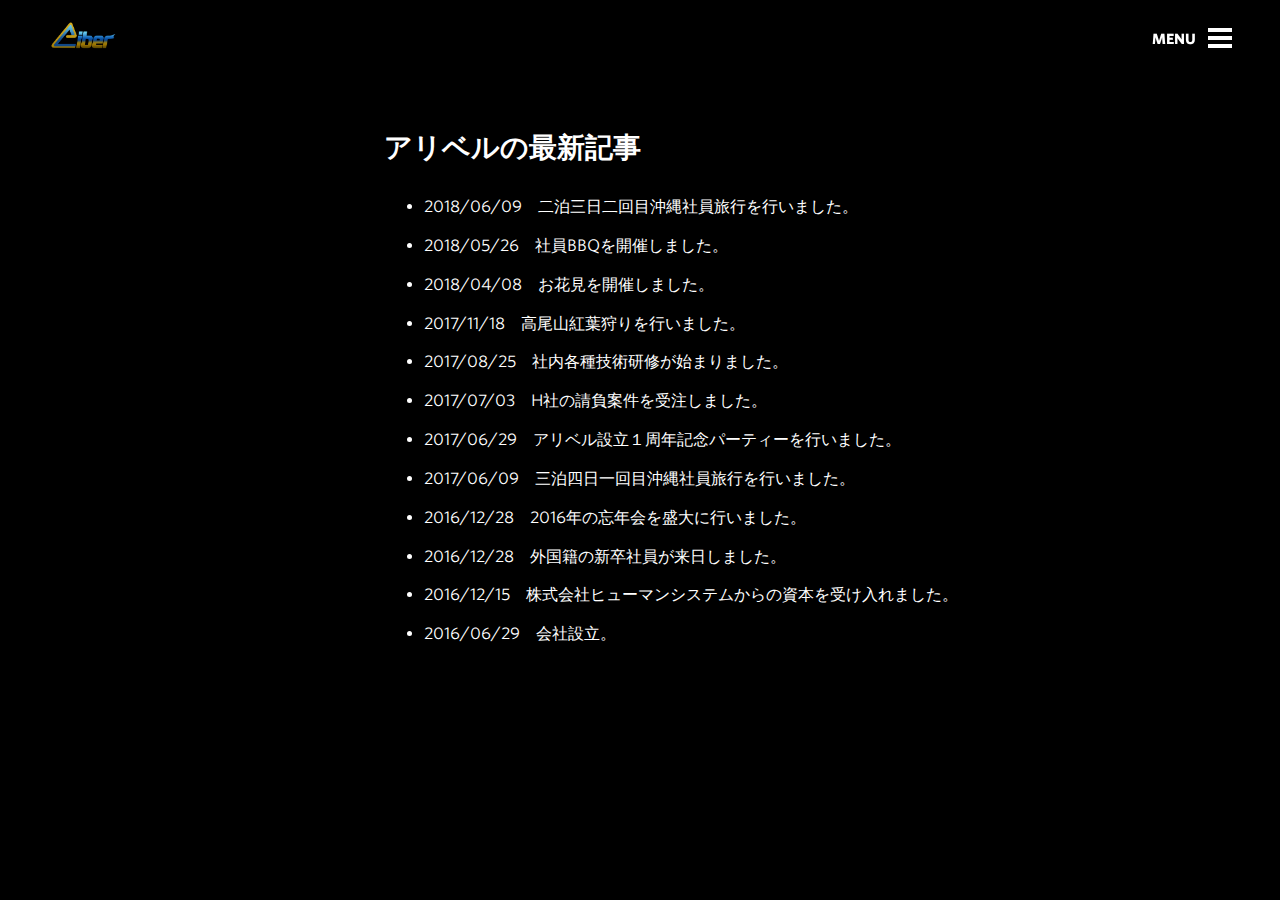
<file: news/index.html>
<!DOCTYPE html>
<html>

<head>
    <meta charset='utf-8'>
    <!--use the latest Rendering Engine of IE-->
    <meta content='IE=edge' http-equiv='X-UA-Compatible'>
    <!--render the width of the page at the width of its own screen-->
    <meta content='width=device-width, initial-scale=1' name='viewport'>
    <title>株式会社アリベル-最新記事</title>
    <meta content="株式会社アリベルの最新記事画面です。" name='description'>
    <meta content="company's news,aliber,アリベル,news,記事,最新,newest,最新記事,newest news" name='keywords'>
    <!--set the toolbar color #29aecc，Starting in version 39 of Chrome for Android on Lollipop-->
    <meta content='#29aecc' name='theme-color'>
    <!--
    TODO  Twitter
    <meta content='summary_large_image' name='twitter:card'>
    <meta content='@ALiber' name='twitter:site'>
    <meta content='ALiber in Tokyo' name='twitter:title'>
    <meta content="Blablabla...." name='twitter:description'>
    <meta content='img/no-hash/social-share.jpg' name='twitter:image:src'>
    TODO  Facebook/Open Graph
    <meta content='ALiber in Tokyo' property='og:title'>
    <meta content='https://www.aliber.com/' property='og:url'>
    <meta content='img/no-hash/social-share.jpg' property='og:image'>
    <meta content="ALiber in Tokyo." property='og:description'>
    <meta content='ALiber' property='og:site_name'>
    -->
    <link rel="icon" href="../favicon.png">
    <link href="../static/css/main-ed2860ca.css" media="screen" rel="stylesheet" type="text/css" />
    <link rel="alternate" hreflang="ja" href="http://www.aliber.co.jp/contact/index.html">
    <script src="../static/js/main-d383dc7a.js" type="text/javascript"></script>
</head>

<body data-logo-color='light' data-nav-color='dark' data-overlay-id='false' data-overlay-open='false' data-page='contact' data-section='unity'>
    <section class='nav-bar container-fluid' id='navbar'>
        <div class='nav-bar-inner'>
            <div class='identity'>
                <a href="../index.html"> <img src="../static/img/aliber_logo.png" height="30px" width="66px" /> </a>
            </div> <a class="menu-text" href="javascript:;">MENU</a> </div>
        <div class='menu-wrap'>
            <a class="hamburger menu" href="javascript:;">
                <div></div>
                <div></div>
                <div></div>
            </a>
        </div>
    </section>
        <div class='hero work dt-height table' id='hero'>
                <div class='col-sm-20 col-md-20 news'>
                    <header>
                        <h3>アリベルの最新記事</h3>
                        <ul>
                            <li>2018/06/09　二泊三日二回目沖縄社員旅行を行いました。</li>
                        </ul>
                        <ul>
                            <li>2018/05/26　社員BBQを開催しました。</li>
                        </ul>
                        <ul>
                            <li>2018/04/08　お花見を開催しました。</li>
                        </ul>
                        <ul>
                            <li>2017/11/18　高尾山紅葉狩りを行いました。</li>
                        </ul>
                        <ul>
                            <li>2017/08/25　社内各種技術研修が始まりました。</li>
                        </ul>
                        <ul>
                            <li>2017/07/03　H社の請負案件を受注しました。</li>
                        </ul>
                        <ul>
                            <li>2017/06/29　アリベル設立１周年記念パーティーを行いました。</li>
                        </ul>
                        <ul>
                            <li>2017/06/09　三泊四日一回目沖縄社員旅行を行いました。</li>
                        </ul>
                        <ul>
                            <li>2016/12/28　2016年の忘年会を盛大に行いました。</li>
                        </ul>
                        <ul>
                            <li>2016/12/28　外国籍の新卒社員が来日しました。</li>
                        </ul>
                        <ul>
                            <li>2016/12/15　株式会社ヒューマンシステムからの資本を受け入れました。</li>
                        </ul>
                        <ul>
                            <li>2016/06/29　会社設立。</li>
                        </ul>
                    </header>
                </div>
            </div>
    <div class='nav-overlay full-screen-overlay dt-height' id='nav-overlay'>
        <ul class='level-1-nav list-unstyled'>
            <li class='home'> <a class="home" href="../index.html">ホーム</a> </li>
            <li class='our-work'> <a class="our-work" href="../introduction/index.html">会社概要</a> </li>
            <li class='services'> <a class="services" href="../content/index.html">業務内容</a> </li>
            <li class='hr'> <a class="hr" href="../hr/index.html">人材募集</a></li>
            <li class='news'> <a class="news active" href="../news/index.html">最新記事</a></li>
            <li class='event'> <a class="event" href="../event/index.html">イベント</a></li>
            <li class='contact'> <a class="contact" href="../contact/index.html">お問い合わせ</a> </li>
        </ul>
        <div class='nav-footer'>
        <a href="../privacy/index.html"><p>個人情報保護方針</p></a>
            <div class='border'></div>
            <p>&copy; 2016-2017 ALiber Inc.
                <br/>All rights reserved.</p>
        </div>
    </div>
</body>

</html>
</file>
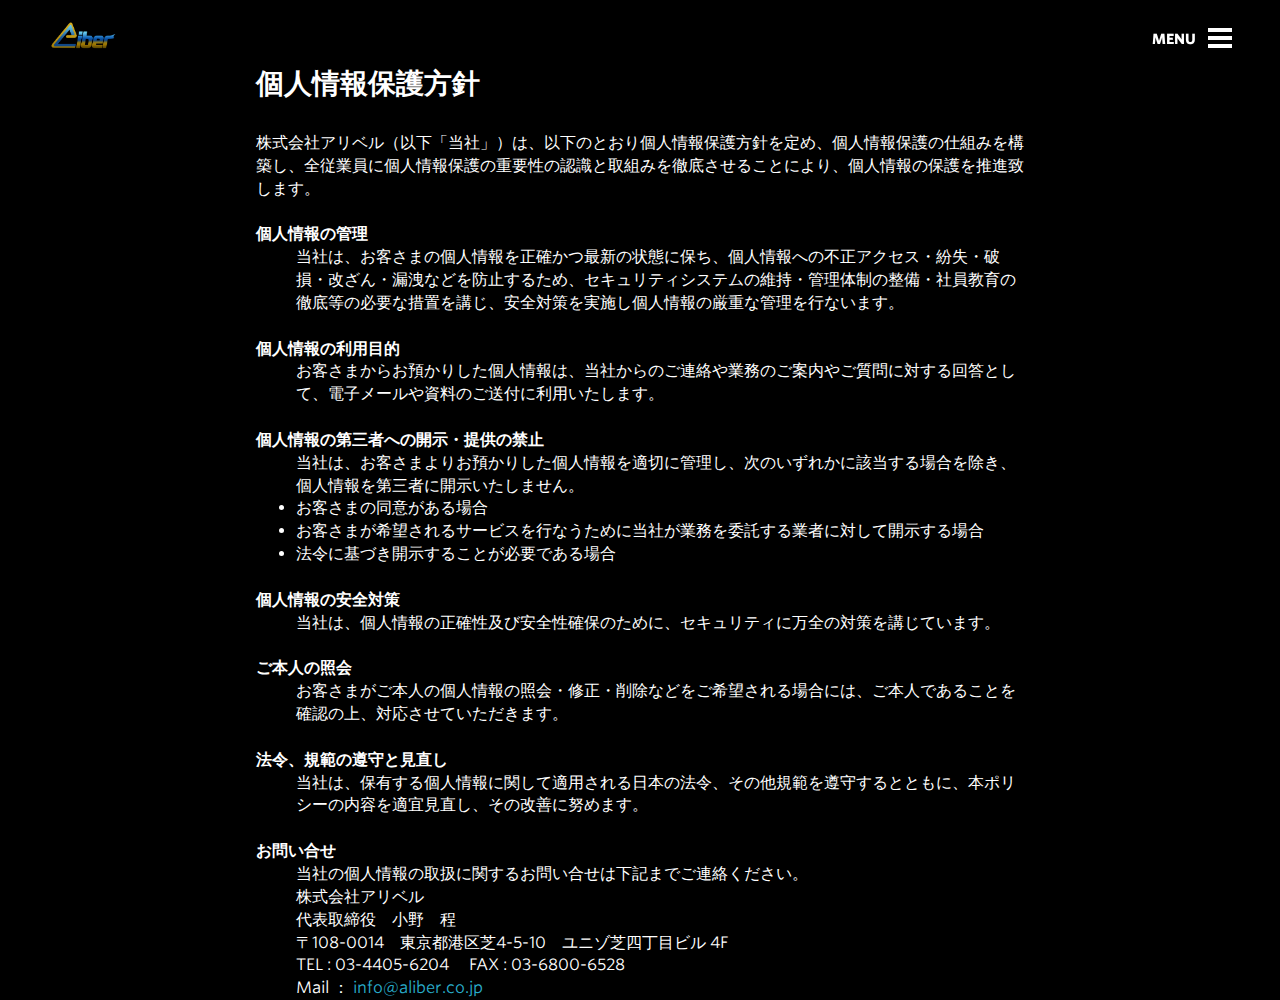
<file: privacy/index.html>
<!DOCTYPE html>
<html>

<head>
    <meta charset='utf-8'>
    <!--use the latest Rendering Engine of IE-->
    <meta content='IE=edge' http-equiv='X-UA-Compatible'>
    <!--render the width of the page at the width of its own screen-->
    <meta content='width=device-width, initial-scale=1' name='viewport'>
    <title>株式会社アリベル-個人情報保護方針</title>
    <meta content="株式会社アリベルの個人情報保護方針画面です。" name='description'>
    <meta content="company's privacy,aliber,アリベル,個人,情報,privacy,保護,保護方針,個人情報" name='keywords'>
    <!--set the toolbar color #29aecc，Starting in version 39 of Chrome for Android on Lollipop-->
    <meta content='#29aecc' name='theme-color'>
    <!--
    TODO  Twitter
    <meta content='summary_large_image' name='twitter:card'>
    <meta content='@ALiber' name='twitter:site'>
    <meta content='ALiber in Tokyo' name='twitter:title'>
    <meta content="Blablabla...." name='twitter:description'>
    <meta content='img/no-hash/social-share.jpg' name='twitter:image:src'>
    TODO  Facebook/Open Graph
    <meta content='ALiber in Tokyo' property='og:title'>
    <meta content='https://www.aliber.com/' property='og:url'>
    <meta content='img/no-hash/social-share.jpg' property='og:image'>
    <meta content="ALiber in Tokyo." property='og:description'>
    <meta content='ALiber' property='og:site_name'>
    -->
    <link rel="icon" href="../favicon.png">
    <link href="../static/css/main-ed2860ca.css" media="screen" rel="stylesheet" type="text/css" />
    <link rel="alternate" hreflang="ja" href="http://www.aliber.co.jp/contact/index.html">
    <script src="../static/js/main-d383dc7a.js" type="text/javascript"></script>
</head>

<body data-logo-color='light' data-nav-color='dark' data-overlay-id='false' data-overlay-open='false' data-page='contact' data-section='unity'>
    <section class='nav-bar container-fluid' id='navbar'>
        <div class='nav-bar-inner'>
            <div class='identity'>
                <a href="../index.html"> <img src="../static/img/aliber_logo.png" height="30px" width="66px" /> </a>
            </div> <a class="menu-text" href="javascript:;">MENU</a> </div>
        <div class='menu-wrap'>
            <a class="hamburger menu" href="javascript:;">
                <div></div>
                <div></div>
                <div></div>
            </a>
        </div>
    </section>
        <div class='hero work dt-height table' id='hero'>
                <div class='col-sm-20 col-md-20 privacy'>
                    <header>
                        <h3>個人情報保護方針</h3>
                        	   <span>株式会社アリベル（以下「当社」）は、以下のとおり個人情報保護方針を定め、個人情報保護の仕組みを構築し、全従業員に個人情報保護の重要性の認識と取組みを徹底させることにより、個人情報の保護を推進致します。</span>
                               <br><br>
                               <dt>個人情報の管理</dt>
                               		<dd>当社は、お客さまの個人情報を正確かつ最新の状態に保ち、個人情報への不正アクセス・紛失・破損・改ざん・漏洩などを防止するため、セキュリティシステムの維持・管理体制の整備・社員教育の徹底等の必要な措置を講じ、安全対策を実施し個人情報の厳重な管理を行ないます。</dd>
                               <br>
                               <dt>個人情報の利用目的</dt>
                               		<dd>お客さまからお預かりした個人情報は、当社からのご連絡や業務のご案内やご質問に対する回答として、電子メールや資料のご送付に利用いたします。</dd>
                               <br>
                               <dt>個人情報の第三者への開示・提供の禁止</dt>
                               		<dd>当社は、お客さまよりお預かりした個人情報を適切に管理し、次のいずれかに該当する場合を除き、個人情報を第三者に開示いたしません。
                               		<br>
                            			<li>お客さまの同意がある場合</li>
                            			<li>お客さまが希望されるサービスを行なうために当社が業務を委託する業者に対して開示する場合</li>
                            			<li>法令に基づき開示することが必要である場合</li>
                               		</dd>
                               <br>
                               <dt>個人情報の安全対策</dt>
                               		<dd>当社は、個人情報の正確性及び安全性確保のために、セキュリティに万全の対策を講じています。</dd>
                               <br>
                               <dt>ご本人の照会</dt>
                               		<dd>お客さまがご本人の個人情報の照会・修正・削除などをご希望される場合には、ご本人であることを確認の上、対応させていただきます。</dd>
                               <br>
                               <dt>法令、規範の遵守と見直し</dt>
                               		<dd>当社は、保有する個人情報に関して適用される日本の法令、その他規範を遵守するとともに、本ポリシーの内容を適宜見直し、その改善に努めます。</dd>
                               <br>
                               <dt>お問い合せ</dt>
                               		<dd>当社の個人情報の取扱に関するお問い合せは下記までご連絡ください。
                               		<br>株式会社アリベル
                               		<br>代表取締役　小野　程
                               		<br>〒108-0014　東京都港区芝4-5-10　ユニゾ芝四丁目ビル 4F
                                    <br> TEL : 03-4405-6204 　FAX : 03-6800-6528
                                    <br> Mail ： <a href="mailto:info@aliber.co.jp">info@aliber.co.jp</a> </dd>

                    </header>
                </div>
            </div>
    <div class='nav-overlay full-screen-overlay dt-height' id='nav-overlay'>
        <ul class='level-1-nav list-unstyled'>
            <li class='home'> <a class="home" href="../index.html">ホーム</a> </li>
            <li class='our-work'> <a class="our-work" href="../introduction/index.html">会社概要</a> </li>
            <li class='services'> <a class="services" href="../content/index.html">業務内容</a> </li>
            <li class='hr'> <a class="hr" href="../hr/index.html">人材募集</a></li>
            <li class='news'> <a class="news" href="../news/index.html">最新記事</a></li>
            <li class='event'> <a class="event" href="../event/index.html">イベント</a></li>
            <li class='contact'> <a class="contact" href="../contact/index.html">お問い合わせ</a> </li>
        </ul>
        <div class='nav-footer'>
        <a href="../privacy/index.html"><p>個人情報保護方針</p></a>
            <div class='border'></div>
            <p>&copy; 2016-2017 ALiber Inc.
                <br/>All rights reserved.</p>
        </div>
    </div>
</body>

</html>
</file>
<file: static/css/main-ed2860ca.css>
@import url(../fonts/css/goodfont.css);
@import url(../fonts/css/fontello-f69a3c44.css);
@import url(../js/pannellum/css/pannellum-41ff0418.css);
.cp-gaiyou, body, html {
  font-family: "Whitney SSm A", "Whitney SSm B", sans-serif
}

.mfp-arrow, html {
  -webkit-tap-highlight-color: transparent
}

.ui-widget-header, b, dt, label, optgroup, strong {
  font-weight: 700
}

#contact-forms .tab-pane:after, #our-products header:after, .contact-form .form-group:after, .contact-form form:after, .contact-form:after, .container-fluid:after, .container:after, .cp-gaiyou dl dt, .form-horizontal .form-group:after, .hamburger:after, .modal-footer:after, .row:after {
  clear: both
}

.apply-now textarea, .single .apply-now textarea {
  resize: none
}

#top-1, #top-2 {
  margin-top: 100px
}

.cp-gaiyou {
  margin-bottom: 30px;
  color: #fff
}

.cp-gaiyou dl {
  margin: 0 15% 0 1%
}

.cp-gaiyou dl dt {
  float: left;
  margin: 0;
  width: 7em;
  display: block
}

.cp-gaiyou dl dd {
  margin: 1em 0 1em 7em;
  padding-left: 1em;
  border-left: 2px solid #fff
}

.cp-gaiyou dl dd ul {
  margin: 0;
  padding: 0;
  list-style: none
}

.blinking {
  -webkit-animation: blink 1.5s ease-in-out infinite alternate;
  -moz-animation: blink 1.5s ease-in-out infinite alternate;
  animation: blink 1.5s ease-in-out infinite alternate
}

@-webkit-keyframes blink {
  0% {
    opacity: 0
  }
  100% {
    opacity: 1
  }
}

@-moz-keyframes blink {
  0% {
    opacity: 0
  }
  100% {
    opacity: 1
  }
}

@keyframes blink {
  0% {
    opacity: 0
  }
  100% {
    opacity: 1
  }
}

html {
  -ms-text-size-adjust: 100%;
  -webkit-text-size-adjust: 100%
}

article, aside, details, figcaption, figure, footer, header, hgroup, main, nav, section, summary {
  display: block
}

audio, canvas, progress, video {
  display: inline-block;
  vertical-align: baseline
}

audio:not([controls]) {
  display: none;
  height: 0
}

[hidden], template {
  display: none
}

a {
  background: 0 0
}

a:active, a:hover {
  outline: 0
}

abbr[title] {
  border-bottom: 1px dotted
}

dfn {
  font-style: italic
}

mark {
  background: #ff0;
  color: #000
}

small {
  font-size: 80%
}

sub, sup {
  font-size: 75%;
  line-height: 0;
  position: relative;
  vertical-align: baseline
}

.checkbox-inline, .mfp-container:before, .mfp-content, .radio-inline, .table-cell, .video-js, .vjs-error .vjs-error-display:before, img {
  vertical-align: middle
}

sup {
  top: -.5em
}

sub {
  bottom: -.25em
}

img {
  border: 0
}

svg:not(:root) {
  overflow: hidden
}

hr {
  -moz-box-sizing: content-box;
  box-sizing: content-box;
  height: 0
}

pre, textarea {
  overflow: auto
}

code, kbd, pre, samp {
  font-family: monospace, monospace;
  font-size: 1em
}

button, input, optgroup, select, textarea {
  color: inherit;
  font: inherit;
  margin: 0
}

button {
  overflow: visible
}

.collapsing, .modal-open, .sr-only {
  overflow: hidden
}

button, select {
  text-transform: none
}

button, html input[type=button], input[type=reset], input[type=submit] {
  -webkit-appearance: button;
  cursor: pointer
}

button[disabled], html input[disabled] {
  cursor: default
}

button::-moz-focus-inner, input::-moz-focus-inner {
  border: 0;
  padding: 0
}

input[type=checkbox], input[type=radio] {
  box-sizing: border-box;
  padding: 0
}

input[type=number]::-webkit-inner-spin-button, input[type=number]::-webkit-outer-spin-button {
  height: auto
}

input[type=search]::-webkit-search-cancel-button, input[type=search]::-webkit-search-decoration {
  -webkit-appearance: none
}

table {
  border-collapse: collapse;
  border-spacing: 0
}

td, th {
  padding: 0
}

@media print {
  blockquote, img, pre, tr {
    page-break-inside: avoid
  }
  * {
    text-shadow: none!important;
    color: #000!important;
    background: 0 0!important;
    box-shadow: none!important
  }
  a, a:visited {
    text-decoration: underline
  }
  a[href]:after {
    content: " (" attr(href) ")"
  }
  abbr[title]:after {
    content: " (" attr(title) ")"
  }
  a[href^="javascript:"]:after, a[href^="#"]:after {
    content: ""
  }
  blockquote, pre {
    border: 1px solid #999
  }
  thead {
    display: table-header-group
  }
  img {
    max-width: 100%!important
  }
  h2, h3, p {
    orphans: 3;
    widows: 3
  }
  h2, h3 {
    page-break-after: avoid
  }
  select {
    background: #fff!important
  }
  .navbar {
    display: none
  }
  .table td, .table th {
    background-color: #fff!important
  }
  .btn>.caret, .dropup>.btn>.caret {
    border-top-color: #000!important
  }
  .label {
    border: 1px solid #000
  }
  .table {
    border-collapse: collapse!important
  }
  .table-bordered td, .table-bordered th {
    border: 1px solid #ddd!important
  }
}

.form-control, .img-thumbnail, body {
  background-color: #fff
}

#audio-controls .audio-buttons a:hover, .cta, .cta:active, .cta:focus, .cta:hover, .mfp-close, .nav-bar .menu-text:hover, .nav-overlay .social li a:hover, .social li a:hover, .testimonials-navigation a, a {
  text-decoration: none
}

body {
  margin: 0;
  line-height: 1.42857;
  color: #333
}

button, input, select, textarea {
  font-family: inherit;
  font-size: inherit;
  line-height: inherit
}

a {
  color: #29aecc
}

a:focus, a:hover {
  color: #62c8df;
  text-decoration: underline
}

a:focus {
  outline-offset: -2px
}

figure {
  margin: 0
}

.img-responsive {
  display: block;
  max-width: 100%;
  height: auto
}

.img-rounded {
  border-radius: 6px
}

.img-thumbnail {
  padding: 4px;
  line-height: 1.42857;
  border: 1px solid #ddd;
  border-radius: 4px;
  -webkit-transition: all .2s ease-in-out;
  transition: all .2s ease-in-out;
  display: inline-block;
  max-width: 100%;
  height: auto
}

.container-fluid:after, .container-fluid:before, .container:after, .container:before, .row:after, .row:before {
  content: " ";
  display: table
}

.img-circle {
  border-radius: 50%
}

hr {
  margin-top: 20px;
  margin-bottom: 20px;
  border: 0;
  border-top: 1px solid #eee
}

.sr-only {
  position: absolute;
  width: 1px;
  height: 1px;
  margin: -1px;
  padding: 0;
  clip: rect(0, 0, 0, 0);
  border: 0
}

.container, .container-fluid {
  padding-left: 15px;
  padding-right: 15px;
  margin-right: auto;
  margin-left: auto
}

@media (min-width:992px) {
  .container {
    width: 970px
  }
}

.row {
  margin-left: -15px;
  margin-right: -15px
}

.col-lg-1, .col-lg-10, .col-lg-11, .col-lg-12, .col-lg-2, .col-lg-3, .col-lg-4, .col-lg-5, .col-lg-6, .col-lg-7, .col-lg-8, .col-lg-9, .col-md-1, .col-md-10, .col-md-11, .col-md-12, .col-md-2, .col-md-3, .col-md-4, .col-md-5, .col-md-6, .col-md-7, .col-md-8, .col-md-9, .col-sm-1, .col-sm-10, .col-sm-11, .col-sm-12, .col-sm-2, .col-sm-3, .col-sm-4, .col-sm-5, .col-sm-6, .col-sm-7, .col-sm-8, .col-sm-9, .col-xs-1, .col-xs-10, .col-xs-11, .col-xs-12, .col-xs-2, .col-xs-3, .col-xs-4, .col-xs-5, .col-xs-6, .col-xs-7, .col-xs-8, .col-xs-9 {
  position: relative;
  min-height: 1px;
  padding-left: 15px;
  padding-right: 15px
}

fieldset, legend {
  padding: 0;
  border: 0
}

.col-xs-1, .col-xs-10, .col-xs-11, .col-xs-12, .col-xs-2, .col-xs-3, .col-xs-4, .col-xs-5, .col-xs-6, .col-xs-7, .col-xs-8, .col-xs-9 {
  float: left
}

.col-xs-1 {
  width: 8.33333%
}

.col-xs-2 {
  width: 16.66667%
}

.col-xs-3 {
  width: 25%
}

.col-xs-4 {
  width: 33.33333%
}

.col-xs-5 {
  width: 41.66667%
}

.col-xs-6 {
  width: 50%
}

.col-xs-7 {
  width: 58.33333%
}

.col-xs-8 {
  width: 66.66667%
}

.col-xs-9 {
  width: 75%
}

.col-xs-10 {
  width: 83.33333%
}

.col-xs-11 {
  width: 91.66667%
}

.col-xs-12 {
  width: 100%
}

.col-xs-pull-0 {
  right: 0
}

.col-xs-pull-1 {
  right: 8.33333%
}

.col-xs-pull-2 {
  right: 16.66667%
}

.col-xs-pull-3 {
  right: 25%
}

.col-xs-pull-4 {
  right: 33.33333%
}

.col-xs-pull-5 {
  right: 41.66667%
}

.col-xs-pull-6 {
  right: 50%
}

.col-xs-pull-7 {
  right: 58.33333%
}

.col-xs-pull-8 {
  right: 66.66667%
}

.col-xs-pull-9 {
  right: 75%
}

.col-xs-pull-10 {
  right: 83.33333%
}

.col-xs-pull-11 {
  right: 91.66667%
}

.col-xs-pull-12 {
  right: 100%
}

.col-xs-push-0 {
  left: 0
}

.col-xs-push-1 {
  left: 8.33333%
}

.col-xs-push-2 {
  left: 16.66667%
}

.col-xs-push-3 {
  left: 25%
}

.col-xs-push-4 {
  left: 33.33333%
}

.col-xs-push-5 {
  left: 41.66667%
}

.col-xs-push-6 {
  left: 50%
}

.col-xs-push-7 {
  left: 58.33333%
}

.col-xs-push-8 {
  left: 66.66667%
}

.col-xs-push-9 {
  left: 75%
}

.col-xs-push-10 {
  left: 83.33333%
}

.col-xs-push-11 {
  left: 91.66667%
}

.col-xs-push-12 {
  left: 100%
}

.col-xs-offset-0 {
  margin-left: 0
}

.col-xs-offset-1 {
  margin-left: 8.33333%
}

.col-xs-offset-2 {
  margin-left: 16.66667%
}

.col-xs-offset-3 {
  margin-left: 25%
}

.col-xs-offset-4 {
  margin-left: 33.33333%
}

.col-xs-offset-5 {
  margin-left: 41.66667%
}

.col-xs-offset-6 {
  margin-left: 50%
}

.col-xs-offset-7 {
  margin-left: 58.33333%
}

.col-xs-offset-8 {
  margin-left: 66.66667%
}

.col-xs-offset-9 {
  margin-left: 75%
}

.col-xs-offset-10 {
  margin-left: 83.33333%
}

.col-xs-offset-11 {
  margin-left: 91.66667%
}

.col-xs-offset-12 {
  margin-left: 100%
}

@media (min-width:1200px) {
  .col-sm-1, .col-sm-10, .col-sm-11, .col-sm-12, .col-sm-2, .col-sm-3, .col-sm-4, .col-sm-5, .col-sm-6, .col-sm-7, .col-sm-8, .col-sm-9 {
    float: left
  }
  .col-sm-1 {
    width: 8.33333%
  }
  .col-sm-2 {
    width: 16.66667%
  }
  .col-sm-3 {
    width: 25%
  }
  .col-sm-4 {
    width: 33.33333%
  }
  .col-sm-5 {
    width: 41.66667%
  }
  .col-sm-6 {
    width: 50%
  }
  .col-sm-7 {
    width: 58.33333%
  }
  .col-sm-8 {
    width: 66.66667%
  }
  .col-sm-9 {
    width: 75%
  }
  .col-sm-10 {
    width: 83.33333%
  }
  .col-sm-11 {
    width: 91.66667%
  }
  .col-sm-12 {
    width: 100%
  }
  .col-sm-pull-0 {
    right: 0
  }
  .col-sm-pull-1 {
    right: 8.33333%
  }
  .col-sm-pull-2 {
    right: 16.66667%
  }
  .col-sm-pull-3 {
    right: 25%
  }
  .col-sm-pull-4 {
    right: 33.33333%
  }
  .col-sm-pull-5 {
    right: 41.66667%
  }
  .col-sm-pull-6 {
    right: 50%
  }
  .col-sm-pull-7 {
    right: 58.33333%
  }
  .col-sm-pull-8 {
    right: 66.66667%
  }
  .col-sm-pull-9 {
    right: 75%
  }
  .col-sm-pull-10 {
    right: 83.33333%
  }
  .col-sm-pull-11 {
    right: 91.66667%
  }
  .col-sm-pull-12 {
    right: 100%
  }
  .col-sm-push-0 {
    left: 0
  }
  .col-sm-push-1 {
    left: 8.33333%
  }
  .col-sm-push-2 {
    left: 16.66667%
  }
  .col-sm-push-3 {
    left: 25%
  }
  .col-sm-push-4 {
    left: 33.33333%
  }
  .col-sm-push-5 {
    left: 41.66667%
  }
  .col-sm-push-6 {
    left: 50%
  }
  .col-sm-push-7 {
    left: 58.33333%
  }
  .col-sm-push-8 {
    left: 66.66667%
  }
  .col-sm-push-9 {
    left: 75%
  }
  .col-sm-push-10 {
    left: 83.33333%
  }
  .col-sm-push-11 {
    left: 91.66667%
  }
  .col-sm-push-12 {
    left: 100%
  }
  .col-sm-offset-0 {
    margin-left: 0
  }
  .col-sm-offset-1 {
    margin-left: 8.33333%
  }
  .col-sm-offset-2 {
    margin-left: 16.66667%
  }
  .col-sm-offset-3 {
    margin-left: 25%
  }
  .col-sm-offset-4 {
    margin-left: 33.33333%
  }
  .col-sm-offset-5 {
    margin-left: 41.66667%
  }
  .col-sm-offset-6 {
    margin-left: 50%
  }
  .col-sm-offset-7 {
    margin-left: 58.33333%
  }
  .col-sm-offset-8 {
    margin-left: 66.66667%
  }
  .col-sm-offset-9 {
    margin-left: 75%
  }
  .col-sm-offset-10 {
    margin-left: 83.33333%
  }
  .col-sm-offset-11 {
    margin-left: 91.66667%
  }
  .col-sm-offset-12 {
    margin-left: 100%
  }
}

@media (min-width:992px) {
  .col-md-1, .col-md-10, .col-md-11, .col-md-12, .col-md-2, .col-md-3, .col-md-4, .col-md-5, .col-md-6, .col-md-7, .col-md-8, .col-md-9 {
    float: left
  }
  .col-md-1 {
    width: 8.33333%
  }
  .col-md-2 {
    width: 16.66667%
  }
  .col-md-3 {
    width: 25%
  }
  .col-md-4 {
    width: 33.33333%
  }
  .col-md-5 {
    width: 41.66667%
  }
  .col-md-6 {
    width: 50%
  }
  .col-md-7 {
    width: 58.33333%
  }
  .col-md-8 {
    width: 66.66667%
  }
  .col-md-9 {
    width: 75%
  }
  .col-md-10 {
    width: 83.33333%
  }
  .col-md-11 {
    width: 91.66667%
  }
  .col-md-12 {
    width: 100%
  }
  .col-md-pull-0 {
    right: 0
  }
  .col-md-pull-1 {
    right: 8.33333%
  }
  .col-md-pull-2 {
    right: 16.66667%
  }
  .col-md-pull-3 {
    right: 25%
  }
  .col-md-pull-4 {
    right: 33.33333%
  }
  .col-md-pull-5 {
    right: 41.66667%
  }
  .col-md-pull-6 {
    right: 50%
  }
  .col-md-pull-7 {
    right: 58.33333%
  }
  .col-md-pull-8 {
    right: 66.66667%
  }
  .col-md-pull-9 {
    right: 75%
  }
  .col-md-pull-10 {
    right: 83.33333%
  }
  .col-md-pull-11 {
    right: 91.66667%
  }
  .col-md-pull-12 {
    right: 100%
  }
  .col-md-push-0 {
    left: 0
  }
  .col-md-push-1 {
    left: 8.33333%
  }
  .col-md-push-2 {
    left: 16.66667%
  }
  .col-md-push-3 {
    left: 25%
  }
  .col-md-push-4 {
    left: 33.33333%
  }
  .col-md-push-5 {
    left: 41.66667%
  }
  .col-md-push-6 {
    left: 50%
  }
  .col-md-push-7 {
    left: 58.33333%
  }
  .col-md-push-8 {
    left: 66.66667%
  }
  .col-md-push-9 {
    left: 75%
  }
  .col-md-push-10 {
    left: 83.33333%
  }
  .col-md-push-11 {
    left: 91.66667%
  }
  .col-md-push-12 {
    left: 100%
  }
  .col-md-offset-0 {
    margin-left: 0
  }
  .col-md-offset-1 {
    margin-left: 8.33333%
  }
  .col-md-offset-2 {
    margin-left: 16.66667%
  }
  .col-md-offset-3 {
    margin-left: 25%
  }
  .col-md-offset-4 {
    margin-left: 33.33333%
  }
  .col-md-offset-5 {
    margin-left: 41.66667%
  }
  .col-md-offset-6 {
    margin-left: 50%
  }
  .col-md-offset-7 {
    margin-left: 58.33333%
  }
  .col-md-offset-8 {
    margin-left: 66.66667%
  }
  .col-md-offset-9 {
    margin-left: 75%
  }
  .col-md-offset-10 {
    margin-left: 83.33333%
  }
  .col-md-offset-11 {
    margin-left: 91.66667%
  }
  .col-md-offset-12 {
    margin-left: 100%
  }
}

@media (min-width:1200px) {
  .col-lg-1, .col-lg-10, .col-lg-11, .col-lg-12, .col-lg-2, .col-lg-3, .col-lg-4, .col-lg-5, .col-lg-6, .col-lg-7, .col-lg-8, .col-lg-9 {
    float: left
  }
  .col-lg-1 {
    width: 8.33333%
  }
  .col-lg-2 {
    width: 16.66667%
  }
  .col-lg-3 {
    width: 25%
  }
  .col-lg-4 {
    width: 33.33333%
  }
  .col-lg-5 {
    width: 41.66667%
  }
  .col-lg-6 {
    width: 50%
  }
  .col-lg-7 {
    width: 58.33333%
  }
  .col-lg-8 {
    width: 66.66667%
  }
  .col-lg-9 {
    width: 75%
  }
  .col-lg-10 {
    width: 83.33333%
  }
  .col-lg-11 {
    width: 91.66667%
  }
  .col-lg-12 {
    width: 100%
  }
  .col-lg-pull-0 {
    right: 0
  }
  .col-lg-pull-1 {
    right: 8.33333%
  }
  .col-lg-pull-2 {
    right: 16.66667%
  }
  .col-lg-pull-3 {
    right: 25%
  }
  .col-lg-pull-4 {
    right: 33.33333%
  }
  .col-lg-pull-5 {
    right: 41.66667%
  }
  .col-lg-pull-6 {
    right: 50%
  }
  .col-lg-pull-7 {
    right: 58.33333%
  }
  .col-lg-pull-8 {
    right: 66.66667%
  }
  .col-lg-pull-9 {
    right: 75%
  }
  .col-lg-pull-10 {
    right: 83.33333%
  }
  .col-lg-pull-11 {
    right: 91.66667%
  }
  .col-lg-pull-12 {
    right: 100%
  }
  .col-lg-push-0 {
    left: 0
  }
  .col-lg-push-1 {
    left: 8.33333%
  }
  .col-lg-push-2 {
    left: 16.66667%
  }
  .col-lg-push-3 {
    left: 25%
  }
  .col-lg-push-4 {
    left: 33.33333%
  }
  .col-lg-push-5 {
    left: 41.66667%
  }
  .col-lg-push-6 {
    left: 50%
  }
  .col-lg-push-7 {
    left: 58.33333%
  }
  .col-lg-push-8 {
    left: 66.66667%
  }
  .col-lg-push-9 {
    left: 75%
  }
  .col-lg-push-10 {
    left: 83.33333%
  }
  .col-lg-push-11 {
    left: 91.66667%
  }
  .col-lg-push-12 {
    left: 100%
  }
  .col-lg-offset-0 {
    margin-left: 0
  }
  .col-lg-offset-1 {
    margin-left: 8.33333%
  }
  .col-lg-offset-2 {
    margin-left: 16.66667%
  }
  .col-lg-offset-3 {
    margin-left: 25%
  }
  .col-lg-offset-4 {
    margin-left: 33.33333%
  }
  .col-lg-offset-5 {
    margin-left: 41.66667%
  }
  .col-lg-offset-6 {
    margin-left: 50%
  }
  .col-lg-offset-7 {
    margin-left: 58.33333%
  }
  .col-lg-offset-8 {
    margin-left: 66.66667%
  }
  .col-lg-offset-9 {
    margin-left: 75%
  }
  .col-lg-offset-10 {
    margin-left: 83.33333%
  }
  .col-lg-offset-11 {
    margin-left: 91.66667%
  }
  .col-lg-offset-12 {
    margin-left: 100%
  }
}

fieldset {
  margin: 0;
  min-width: 0
}

legend {
  display: block;
  width: 100%;
  margin-bottom: 20px;
  font-size: 21px;
  line-height: inherit;
  color: #333;
  border-bottom: 1px solid #e5e5e5
}

label {
  display: inline-block;
  margin-bottom: 5px
}

input[type=search] {
  -webkit-box-sizing: border-box;
  -moz-box-sizing: border-box;
  box-sizing: border-box;
  -webkit-appearance: none
}

input[type=checkbox], input[type=radio] {
  margin: 4px 0 0;
  margin-top: 1px\9;
  line-height: normal
}

.form-control, output {
  display: block;
  font-size: 14px;
  line-height: 1.42857;
  color: #555
}

input[type=file] {
  display: block
}

input[type=range] {
  display: block;
  width: 100%
}

select[multiple], select[size] {
  height: auto
}

input[type=file]:focus, input[type=checkbox]:focus, input[type=radio]:focus {
  outline: dotted thin;
  outline: -webkit-focus-ring-color auto 5px;
  outline-offset: -2px
}

output {
  padding-top: 7px
}

.form-control {
  width: 100%;
  height: 34px;
  padding: 6px 12px;
  background-image: none;
  border: 1px solid #ccc;
  border-radius: 4px;
  -webkit-box-shadow: inset 0 1px 1px rgba(0, 0, 0, .075);
  box-shadow: inset 0 1px 1px rgba(0, 0, 0, .075);
  -webkit-transition: border-color ease-in-out .15s, box-shadow ease-in-out .15s;
  transition: border-color ease-in-out .15s, box-shadow ease-in-out .15s
}

.form-control:focus {
  border-color: #66afe9;
  outline: 0;
  -webkit-box-shadow: inset 0 1px 1px rgba(0, 0, 0, .075), 0 0 8px rgba(102, 175, 233, .6);
  box-shadow: inset 0 1px 1px rgba(0, 0, 0, .075), 0 0 8px rgba(102, 175, 233, .6)
}

.form-control::-moz-placeholder {
  color: #999;
  opacity: 1
}

.form-control:-ms-input-placeholder {
  color: #999
}

.form-control::-webkit-input-placeholder {
  color: #999
}

.has-success .checkbox, .has-success .checkbox-inline, .has-success .control-label, .has-success .form-control-feedback, .has-success .help-block, .has-success .radio, .has-success .radio-inline {
  color: #3c763d
}

.form-control[disabled], .form-control[readonly], fieldset[disabled] .form-control {
  cursor: not-allowed;
  background-color: #eee;
  opacity: 1
}

textarea.form-control {
  height: auto
}

input[type=date] {
  line-height: 34px
}

.form-group {
  margin-bottom: 15px
}

.checkbox, .radio {
  display: block;
  min-height: 20px;
  margin-top: 10px;
  margin-bottom: 10px;
  padding-left: 20px
}

.checkbox label, .radio label {
  display: inline;
  font-weight: 400;
  cursor: pointer
}

.checkbox input[type=checkbox], .checkbox-inline input[type=checkbox], .radio input[type=radio], .radio-inline input[type=radio] {
  float: left;
  margin-left: -20px
}

.checkbox+.checkbox, .radio+.radio {
  margin-top: -5px
}

.checkbox-inline, .radio-inline {
  display: inline-block;
  padding-left: 20px;
  margin-bottom: 0;
  font-weight: 400;
  cursor: pointer
}

.checkbox-inline+.checkbox-inline, .radio-inline+.radio-inline {
  margin-top: 0;
  margin-left: 10px
}

.checkbox-inline[disabled], .checkbox[disabled], .radio-inline[disabled], .radio[disabled], fieldset[disabled] .checkbox, fieldset[disabled] .checkbox-inline, fieldset[disabled] .radio, fieldset[disabled] .radio-inline, fieldset[disabled] input[type=checkbox], fieldset[disabled] input[type=radio], input[type=checkbox][disabled], input[type=radio][disabled] {
  cursor: not-allowed
}

.input-sm {
  height: 30px;
  padding: 5px 10px;
  font-size: 12px;
  line-height: 1.5;
  border-radius: 3px
}

.input-lg {
  height: 46px;
  padding: 10px 16px;
  font-size: 18px;
  line-height: 1.33;
  border-radius: 6px
}

.has-feedback {
  position: relative
}

.has-feedback .form-control {
  padding-right: 42.5px
}

.has-feedback .form-control-feedback {
  position: absolute;
  top: 25px;
  right: 0;
  display: block;
  width: 34px;
  height: 34px;
  line-height: 34px;
  text-align: center
}

.has-success .form-control {
  border-color: #3c763d;
  -webkit-box-shadow: inset 0 1px 1px rgba(0, 0, 0, .075);
  box-shadow: inset 0 1px 1px rgba(0, 0, 0, .075)
}

.has-success .form-control:focus {
  border-color: #2b542c;
  -webkit-box-shadow: inset 0 1px 1px rgba(0, 0, 0, .075), 0 0 6px #67b168;
  box-shadow: inset 0 1px 1px rgba(0, 0, 0, .075), 0 0 6px #67b168
}

.has-success .input-group-addon {
  color: #3c763d;
  border-color: #3c763d;
  background-color: #dff0d8
}

.has-warning .checkbox, .has-warning .checkbox-inline, .has-warning .control-label, .has-warning .form-control-feedback, .has-warning .help-block, .has-warning .radio, .has-warning .radio-inline {
  color: #8a6d3b
}

.has-warning .form-control {
  border-color: #8a6d3b;
  -webkit-box-shadow: inset 0 1px 1px rgba(0, 0, 0, .075);
  box-shadow: inset 0 1px 1px rgba(0, 0, 0, .075)
}

.has-warning .form-control:focus {
  border-color: #66512c;
  -webkit-box-shadow: inset 0 1px 1px rgba(0, 0, 0, .075), 0 0 6px #c0a16b;
  box-shadow: inset 0 1px 1px rgba(0, 0, 0, .075), 0 0 6px #c0a16b
}

.has-warning .input-group-addon {
  color: #8a6d3b;
  border-color: #8a6d3b;
  background-color: #fcf8e3
}

.has-error .checkbox, .has-error .checkbox-inline, .has-error .control-label, .has-error .form-control-feedback, .has-error .help-block, .has-error .radio, .has-error .radio-inline {
  color: #a94442
}

.has-error .form-control {
  border-color: #a94442;
  -webkit-box-shadow: inset 0 1px 1px rgba(0, 0, 0, .075);
  box-shadow: inset 0 1px 1px rgba(0, 0, 0, .075)
}

.has-error .form-control:focus {
  border-color: #843534;
  -webkit-box-shadow: inset 0 1px 1px rgba(0, 0, 0, .075), 0 0 6px #ce8483;
  box-shadow: inset 0 1px 1px rgba(0, 0, 0, .075), 0 0 6px #ce8483
}

.has-error .input-group-addon {
  color: #a94442;
  border-color: #a94442;
  background-color: #f2dede
}

.form-control-static {
  margin-bottom: 0
}

.help-block {
  display: block;
  margin-top: 5px;
  margin-bottom: 10px;
  color: #737373
}

@media (min-width:1200px) {
  .form-inline .control-label, .form-inline .form-group {
    margin-bottom: 0;
    vertical-align: middle
  }
  .form-inline .form-group {
    display: inline-block
  }
  .form-inline .form-control {
    display: inline-block;
    width: auto;
    vertical-align: middle
  }
  .form-inline .input-group>.form-control {
    width: 100%
  }
  .form-inline .checkbox, .form-inline .radio {
    display: inline-block;
    margin-top: 0;
    margin-bottom: 0;
    padding-left: 0;
    vertical-align: middle
  }
  .form-inline .checkbox input[type=checkbox], .form-inline .radio input[type=radio] {
    float: none;
    margin-left: 0
  }
  .form-inline .has-feedback .form-control-feedback {
    top: 0
  }
}

.form-horizontal .checkbox, .form-horizontal .checkbox-inline, .form-horizontal .control-label, .form-horizontal .radio, .form-horizontal .radio-inline {
  margin-top: 0;
  margin-bottom: 0;
  padding-top: 7px
}

.form-horizontal .checkbox, .form-horizontal .radio {
  min-height: 27px
}

.form-horizontal .form-group {
  margin-left: -15px;
  margin-right: -15px
}

.form-horizontal .form-group:after, .form-horizontal .form-group:before {
  content: " ";
  display: table
}

.form-horizontal .form-control-static {
  padding-top: 7px
}

.form-horizontal .has-feedback .form-control-feedback {
  top: 0;
  right: 15px
}

.fade {
  opacity: 0;
  -webkit-transition: opacity .15s linear;
  transition: opacity .15s linear
}

.fade.in {
  opacity: 1
}

.collapse {
  display: none
}

.collapse.in {
  display: block
}

.collapsing {
  position: relative;
  height: 0;
  -webkit-transition: height .35s ease;
  transition: height .35s ease
}

.modal {
  display: none;
  overflow: auto;
  overflow-y: scroll;
  position: fixed;
  top: 0;
  right: 0;
  bottom: 0;
  left: 0;
  z-index: 1050;
  -webkit-overflow-scrolling: touch;
  outline: 0
}

.clearfix:after, .clearfix:before, .modal-footer:after, .modal-footer:before {
  content: " ";
  display: table
}

.modal.fade .modal-dialog {
  -webkit-transform: translate(0, -25%);
  -ms-transform: translate(0, -25%);
  transform: translate(0, -25%);
  -webkit-transition: -webkit-transform .3s ease-out;
  -moz-transition: -moz-transform .3s ease-out;
  -o-transition: -o-transform .3s ease-out;
  transition: transform .3s ease-out
}

.modal.in .modal-dialog {
  -webkit-transform: translate(0, 0);
  -ms-transform: translate(0, 0);
  transform: translate(0, 0)
}

.modal-dialog {
  position: relative;
  width: auto;
  margin: 10px
}

.modal-content {
  position: relative;
  background-color: #fff;
  border: 1px solid #999;
  border: 1px solid rgba(0, 0, 0, .2);
  border-radius: 6px;
  -webkit-box-shadow: 0 3px 9px rgba(0, 0, 0, .5);
  box-shadow: 0 3px 9px rgba(0, 0, 0, .5);
  background-clip: padding-box;
  outline: 0
}

.modal-backdrop {
  position: fixed;
  top: 0;
  right: 0;
  bottom: 0;
  left: 0;
  z-index: 1040;
  background-color: #000
}

.modal-backdrop.fade {
  opacity: 0;
  filter: alpha(opacity=0)
}

.modal-backdrop.in {
  opacity: .5;
  filter: alpha(opacity=50)
}

.modal-header {
  padding: 15px;
  border-bottom: 1px solid #e5e5e5;
  min-height: 16.43px
}

.modal-header .close {
  margin-top: -2px
}

.modal-title {
  margin: 0;
  line-height: 1.42857
}

.modal-body {
  position: relative;
  padding: 20px
}

.modal-footer {
  margin-top: 15px;
  padding: 19px 20px 20px;
  text-align: right;
  border-top: 1px solid #e5e5e5
}

.modal-footer .btn+.btn {
  margin-left: 5px;
  margin-bottom: 0
}

.modal-footer .btn-group .btn+.btn {
  margin-left: -1px
}

.modal-footer .btn-block+.btn-block {
  margin-left: 0
}

@media (min-width:1200px) {
  .form-horizontal .control-label {
    text-align: right
  }
  .modal-dialog {
    width: 600px;
    margin: 30px auto
  }
  .modal-content {
    -webkit-box-shadow: 0 5px 15px rgba(0, 0, 0, .5);
    box-shadow: 0 5px 15px rgba(0, 0, 0, .5)
  }
  .modal-sm {
    width: 300px
  }
}

@media (min-width:992px) {
  .modal-lg {
    width: 900px
  }
}

.clearfix:after {
  clear: both
}

.center-block {
  display: block;
  margin-left: auto;
  margin-right: auto
}

.pull-right {
  float: right!important
}

.pull-left {
  float: left!important
}

.hide {
  display: none!important
}

.show {
  display: block!important
}

.hidden, .visible-lg, .visible-md, .visible-sm, .visible-xs {
  display: none!important
}

.invisible {
  visibility: hidden
}

.text-hide {
  font: 0/0 a;
  color: transparent;
  text-shadow: none;
  background-color: transparent;
  border: 0
}

.hidden {
  visibility: hidden!important
}

.affix {
  position: fixed
}

@-ms-viewport {
  width: device-width
}

@media (max-width:767px) {
  .visible-xs {
    display: block!important
  }
  table.visible-xs {
    display: table
  }
  tr.visible-xs {
    display: table-row!important
  }
  td.visible-xs, th.visible-xs {
    display: table-cell!important
  }
}

@media (min-width:768px) and (max-width:991px) {
  .visible-sm {
    display: block!important
  }
  table.visible-sm {
    display: table
  }
  tr.visible-sm {
    display: table-row!important
  }
  td.visible-sm, th.visible-sm {
    display: table-cell!important
  }
}

@media (min-width:992px) and (max-width:1199px) {
  .visible-md {
    display: block!important
  }
  table.visible-md {
    display: table
  }
  tr.visible-md {
    display: table-row!important
  }
  td.visible-md, th.visible-md {
    display: table-cell!important
  }
}

@media (min-width:1200px) {
  .visible-lg {
    display: block!important
  }
  table.visible-lg {
    display: table
  }
  tr.visible-lg {
    display: table-row!important
  }
  td.visible-lg, th.visible-lg {
    display: table-cell!important
  }
}

@media (max-width:767px) {
  .hidden-xs {
    display: none!important
  }
}

@media (min-width:750px) and (max-width:991px) {
  .hidden-sm {
    display: none!important
  }
}

@media (min-width:992px) and (max-width:1199px) {
  .hidden-md {
    display: none!important
  }
}

@media (min-width:1200px) {
  .hidden-lg {
    display: none!important
  }
}

.visible-print {
  display: none!important
}

@media print {
  .visible-print {
    display: block!important
  }
  table.visible-print {
    display: table
  }
  tr.visible-print {
    display: table-row!important
  }
  td.visible-print, th.visible-print {
    display: table-cell!important
  }
  .hidden-print {
    display: none!important
  }
}


/*!
Video.js Default Styles (http://videojs.com)
Version 4.6.1
Create your own skin at http://designer.videojs.com
*/

.vjs-default-skin {
  color: #ccc
}

@font-face {
  font-family: VideoJS;
  src: url(font/vjs.eot.html);
  src: url(font/vjs.eot-.html#iefix) format("embedded-opentype"), url(font/vjs.woff.html) format("woff"), url(font/vjs.ttf.html) format("truetype");
  font-weight: 400;
  font-style: normal
}

.vjs-default-skin .vjs-slider {
  outline: 0;
  position: relative;
  cursor: pointer;
  padding: 0;
  background-color: #333;
  background-color: rgba(51, 51, 51, .9)
}

.vjs-default-skin .vjs-slider:focus {
  -webkit-box-shadow: 0 0 2em #fff;
  -moz-box-shadow: 0 0 2em #fff;
  box-shadow: 0 0 2em #fff
}

.vjs-default-skin .vjs-slider-handle {
  position: absolute;
  left: 0;
  top: 0
}

.vjs-default-skin .vjs-slider-handle:before {
  content: "\e009";
  font-family: VideoJS;
  font-size: 1em;
  line-height: 1;
  text-align: center;
  text-shadow: 0 0 1em #fff;
  position: absolute;
  top: 0;
  left: 0;
  -webkit-transform: rotate(-45deg);
  -moz-transform: rotate(-45deg);
  -ms-transform: rotate(-45deg);
  -o-transform: rotate(-45deg);
  transform: rotate(-45deg)
}

.vjs-default-skin .vjs-control-bar {
  display: none;
  position: absolute;
  bottom: 0;
  left: 0;
  right: 0;
  height: 3em;
  background-color: #07141e;
  background-color: rgba(7, 20, 30, .7)
}

.vjs-default-skin .vjs-play-progress, .vjs-default-skin .vjs-volume-level {
  background: url([data-uri]) -50% 0 #66a8cc
}

.vjs-default-skin.vjs-has-started .vjs-control-bar {
  display: block;
  visibility: visible;
  opacity: 1;
  -webkit-transition: visibility .1s, opacity .1s;
  -moz-transition: visibility .1s, opacity .1s;
  -o-transition: visibility .1s, opacity .1s;
  transition: visibility .1s, opacity .1s
}

.vjs-default-skin.vjs-has-started.vjs-user-inactive.vjs-playing .vjs-control-bar {
  display: block;
  visibility: hidden;
  opacity: 0;
  -webkit-transition: visibility 1s, opacity 1s;
  -moz-transition: visibility 1s, opacity 1s;
  -o-transition: visibility 1s, opacity 1s;
  transition: visibility 1s, opacity 1s
}

.vjs-default-skin.vjs-controls-disabled .vjs-control-bar, .vjs-default-skin.vjs-error .vjs-control-bar, .vjs-default-skin.vjs-using-native-controls .vjs-control-bar {
  display: none
}

@media \0screen {
  .vjs-default-skin.vjs-user-inactive.vjs-playing .vjs-control-bar:before {
    content: ""
  }
}

.vjs-default-skin .vjs-control {
  outline: 0;
  position: relative;
  float: left;
  text-align: center;
  margin: 0;
  padding: 0;
  height: 3em;
  width: 4em
}

.vjs-default-skin .vjs-control:before {
  font-family: VideoJS;
  font-size: 1.5em;
  line-height: 2;
  position: absolute;
  top: 0;
  left: 0;
  width: 100%;
  height: 100%;
  text-align: center;
  text-shadow: 1px 1px 1px rgba(0, 0, 0, .5)
}

.vjs-default-skin .vjs-control:focus:before, .vjs-default-skin .vjs-control:hover:before {
  text-shadow: 0 0 1em #fff
}

.vjs-default-skin .vjs-control-text {
  border: 0;
  clip: rect(0 0 0 0);
  height: 1px;
  margin: -1px;
  overflow: hidden;
  padding: 0;
  position: absolute;
  width: 1px
}

.vjs-default-skin .vjs-play-control {
  width: 5em;
  cursor: pointer
}

.vjs-default-skin .vjs-play-control:before {
  content: "\e001"
}

.vjs-default-skin.vjs-playing .vjs-play-control:before {
  content: "\e002"
}

.vjs-default-skin .vjs-playback-rate .vjs-playback-rate-value {
  font-size: 1.5em;
  line-height: 2;
  position: absolute;
  top: 0;
  left: 0;
  width: 100%;
  height: 100%;
  text-align: center;
  text-shadow: 1px 1px 1px rgba(0, 0, 0, .5)
}

.vjs-default-skin .vjs-playback-rate.vjs-menu-button .vjs-menu .vjs-menu-content {
  width: 4em;
  left: -2em;
  list-style: none
}

.vjs-default-skin .vjs-mute-control, .vjs-default-skin .vjs-volume-menu-button {
  cursor: pointer;
  float: right
}

.vjs-default-skin .vjs-mute-control:before, .vjs-default-skin .vjs-volume-menu-button:before {
  content: "\e006"
}

.vjs-default-skin .vjs-mute-control.vjs-vol-0:before, .vjs-default-skin .vjs-volume-menu-button.vjs-vol-0:before {
  content: "\e003"
}

.vjs-default-skin .vjs-mute-control.vjs-vol-1:before, .vjs-default-skin .vjs-volume-menu-button.vjs-vol-1:before {
  content: "\e004"
}

.vjs-default-skin .vjs-mute-control.vjs-vol-2:before, .vjs-default-skin .vjs-volume-menu-button.vjs-vol-2:before {
  content: "\e005"
}

.vjs-default-skin .vjs-volume-control {
  width: 5em;
  float: right
}

.vjs-default-skin .vjs-volume-bar {
  width: 5em;
  height: .6em;
  margin: 1.1em auto 0
}

.vjs-default-skin .vjs-volume-menu-button .vjs-menu-content {
  height: 2.9em
}

.vjs-default-skin .vjs-volume-level {
  position: absolute;
  top: 0;
  left: 0;
  height: .5em;
  width: 100%
}

.vjs-default-skin .vjs-volume-bar .vjs-volume-handle {
  width: .5em;
  height: .5em;
  left: 4.5em
}

.vjs-default-skin .vjs-volume-handle:before {
  font-size: .9em;
  top: -.2em;
  left: -.2em;
  width: 1em;
  height: 1em
}

.vjs-default-skin .vjs-volume-menu-button .vjs-menu .vjs-menu-content {
  width: 6em;
  left: -4em
}

.vjs-default-skin .vjs-progress-control {
  position: absolute;
  left: 0;
  right: 0;
  width: auto;
  font-size: .3em;
  height: 1em;
  top: -1em;
  -webkit-transition: all .4s;
  -moz-transition: all .4s;
  -o-transition: all .4s;
  transition: all .4s
}

.vjs-default-skin:hover .vjs-progress-control {
  font-size: .9em;
  -webkit-transition: all .2s;
  -moz-transition: all .2s;
  -o-transition: all .2s;
  transition: all .2s
}

.vjs-default-skin .vjs-progress-holder {
  height: 100%
}

.vjs-default-skin .vjs-progress-holder .vjs-load-progress, .vjs-default-skin .vjs-progress-holder .vjs-play-progress {
  position: absolute;
  display: block;
  height: 100%;
  margin: 0;
  padding: 0;
  width: 0;
  left: 0;
  top: 0
}

.vjs-default-skin .vjs-load-progress {
  background: #646464;
  background: rgba(255, 255, 255, .4)
}

.vjs-default-skin .vjs-seek-handle {
  width: 1.5em;
  height: 100%
}

.vjs-default-skin .vjs-seek-handle:before {
  padding-top: .1em
}

.vjs-default-skin.vjs-live .vjs-progress-control, .vjs-default-skin.vjs-live .vjs-time-controls, .vjs-default-skin.vjs-live .vjs-time-divider {
  display: none
}

.vjs-default-skin.vjs-live .vjs-live-display {
  display: block
}

.vjs-default-skin .vjs-live-display {
  display: none;
  font-size: 1em;
  line-height: 3em
}

.vjs-default-skin .vjs-time-controls {
  font-size: 1em;
  line-height: 3em
}

.vjs-default-skin .vjs-current-time, .vjs-default-skin .vjs-duration {
  float: left
}

.vjs-default-skin .vjs-remaining-time {
  display: none;
  float: left
}

.vjs-time-divider {
  float: left;
  line-height: 3em
}

.vjs-default-skin .vjs-fullscreen-control {
  width: 3.8em;
  cursor: pointer;
  float: right
}

.vjs-default-skin .vjs-fullscreen-control:before {
  content: "\e000"
}

.vjs-default-skin.vjs-fullscreen .vjs-fullscreen-control:before {
  content: "\e00b"
}

.vjs-default-skin .vjs-big-play-button {
  left: .5em;
  top: .5em;
  font-size: 3em;
  display: block;
  z-index: 2;
  position: absolute;
  width: 4em;
  height: 2.6em;
  text-align: center;
  vertical-align: middle;
  cursor: pointer;
  opacity: 1;
  background-color: #07141e;
  background-color: rgba(7, 20, 30, .7);
  border: .1em solid #3b4249;
  -webkit-border-radius: .8em;
  -moz-border-radius: .8em;
  border-radius: .8em;
  -webkit-box-shadow: 0 0 1em rgba(255, 255, 255, .25);
  -moz-box-shadow: 0 0 1em rgba(255, 255, 255, .25);
  box-shadow: 0 0 1em rgba(255, 255, 255, .25);
  -webkit-transition: all .4s;
  -moz-transition: all .4s;
  -o-transition: all .4s;
  transition: all .4s
}

.vjs-default-skin.vjs-controls-disabled .vjs-big-play-button, .vjs-default-skin.vjs-has-started .vjs-big-play-button, .vjs-default-skin.vjs-using-native-controls .vjs-big-play-button, .vjs-error .vjs-big-play-button, .vjs-error-display {
  display: none
}

.vjs-default-skin.vjs-big-play-centered .vjs-big-play-button {
  left: 50%;
  margin-left: -2.1em;
  top: 50%;
  margin-top: -1.4000000000000001em
}

.vjs-default-skin .vjs-big-play-button:focus, .vjs-default-skin:hover .vjs-big-play-button {
  outline: 0;
  border-color: #fff;
  background-color: #505050;
  background-color: rgba(50, 50, 50, .75);
  -webkit-box-shadow: 0 0 3em #fff;
  -moz-box-shadow: 0 0 3em #fff;
  box-shadow: 0 0 3em #fff;
  -webkit-transition: all 0s;
  -moz-transition: all 0s;
  -o-transition: all 0s;
  transition: all 0s
}

.vjs-default-skin .vjs-big-play-button:before {
  content: "\e001";
  font-family: VideoJS;
  line-height: 2.6em;
  text-shadow: .05em .05em .1em #000;
  text-align: center;
  position: absolute;
  left: 0;
  width: 100%;
  height: 100%
}

.vjs-error .vjs-error-display {
  display: block;
  position: absolute;
  left: 0;
  top: 0;
  width: 100%;
  height: 100%
}

.vjs-error .vjs-error-display:before {
  content: 'X';
  font-family: Arial;
  font-size: 4em;
  color: #666;
  line-height: 1;
  text-shadow: .05em .05em .1em #000;
  text-align: center;
  position: absolute;
  top: 50%;
  margin-top: -.5em;
  width: 100%
}

.vjs-error-display div {
  position: absolute;
  font-size: 1.4em;
  text-align: center;
  bottom: 1em;
  right: 1em;
  left: 1em
}

div.news {
  position: relative;
  margin-left: 30%;
  margin-top: 10%;
  text-align: left;
  color: #FFF
}

.vjs-error-display a, .vjs-error-display a:visited {
  color: #F4A460
}

.vjs-loading-spinner {
  display: none;
  position: absolute;
  top: 50%;
  left: 50%;
  font-size: 4em;
  line-height: 1;
  width: 1em;
  height: 1em;
  margin-left: -.5em;
  margin-top: -.5em;
  opacity: .75;
  -webkit-animation: spin 1.5s infinite linear;
  -moz-animation: spin 1.5s infinite linear;
  -o-animation: spin 1.5s infinite linear;
  animation: spin 1.5s infinite linear
}

.video-js.vjs-error .vjs-loading-spinner {
  display: none!important;
  -webkit-animation: none;
  -moz-animation: none;
  -o-animation: none;
  animation: none
}

.vjs-default-skin .vjs-loading-spinner:before {
  content: "\e01e";
  font-family: VideoJS;
  position: absolute;
  top: 0;
  left: 0;
  width: 1em;
  height: 1em;
  text-align: center;
  text-shadow: 0 0 .1em #000
}

.video-js, .vjs-no-js {
  font-family: Arial, sans-serif
}

@-moz-keyframes spin {
  0% {
    -moz-transform: rotate(0)
  }
  100% {
    -moz-transform: rotate(359deg)
  }
}

@-webkit-keyframes spin {
  0% {
    -webkit-transform: rotate(0)
  }
  100% {
    -webkit-transform: rotate(359deg)
  }
}

@-o-keyframes spin {
  0% {
    -o-transform: rotate(0)
  }
  100% {
    -o-transform: rotate(359deg)
  }
}

@keyframes spin {
  0% {
    transform: rotate(0)
  }
  100% {
    transform: rotate(359deg)
  }
}

.vjs-default-skin .vjs-menu-button {
  float: right;
  cursor: pointer
}

.vjs-default-skin .vjs-menu {
  display: none;
  position: absolute;
  bottom: 0;
  left: 0;
  width: 0;
  height: 0;
  margin-bottom: 3em;
  border-left: 2em solid transparent;
  border-right: 2em solid transparent;
  border-top: 1.55em solid #000;
  border-top-color: rgba(7, 40, 50, .5)
}

.vjs-default-skin .vjs-menu-button .vjs-menu .vjs-menu-content {
  display: block;
  padding: 0;
  margin: 0;
  position: absolute;
  width: 10em;
  bottom: 1.5em;
  max-height: 15em;
  overflow: auto;
  left: -5em;
  background-color: #07141e;
  background-color: rgba(7, 20, 30, .7);
  -webkit-box-shadow: -.2em -.2em .3em rgba(255, 255, 255, .2);
  -moz-box-shadow: -.2em -.2em .3em rgba(255, 255, 255, .2);
  box-shadow: -.2em -.2em .3em rgba(255, 255, 255, .2)
}

.vjs-default-skin .vjs-menu-button:hover .vjs-menu {
  display: block
}

.vjs-default-skin .vjs-menu-button ul li {
  list-style: none;
  margin: 0;
  padding: .3em 0;
  line-height: 1.4em;
  font-size: 1.2em;
  text-align: center;
  text-transform: lowercase
}

.cta, .h1, .h3, .h4, h1, h3, h4, ul.level-1-nav a {
  text-transform: uppercase
}

.vjs-default-skin .vjs-menu-button ul li.vjs-selected {
  background-color: #000
}

.vjs-default-skin .vjs-menu-button ul li.vjs-selected:focus, .vjs-default-skin .vjs-menu-button ul li.vjs-selected:hover, .vjs-default-skin .vjs-menu-button ul li:focus, .vjs-default-skin .vjs-menu-button ul li:hover {
  outline: 0;
  color: #111;
  background-color: #fff;
  background-color: rgba(255, 255, 255, .75);
  -webkit-box-shadow: 0 0 1em #fff;
  -moz-box-shadow: 0 0 1em #fff;
  box-shadow: 0 0 1em #fff
}

.vjs-default-skin .vjs-menu-button ul li.vjs-menu-title {
  text-align: center;
  text-transform: uppercase;
  font-size: 1em;
  line-height: 2em;
  padding: 0;
  margin: 0 0 .3em;
  font-weight: 700;
  cursor: default
}

.vjs-default-skin .vjs-subtitles-button:before {
  content: "\e00c"
}

.vjs-default-skin .vjs-captions-button:before {
  content: "\e008"
}

.mfp-container:before, .mfp-figure:after {
  content: ''
}

.vjs-default-skin .vjs-captions-button:focus .vjs-control-content:before, .vjs-default-skin .vjs-captions-button:hover .vjs-control-content:before {
  -webkit-box-shadow: 0 0 1em #fff;
  -moz-box-shadow: 0 0 1em #fff;
  box-shadow: 0 0 1em #fff
}

.video-js {
  background-color: #000;
  position: relative;
  padding: 0;
  font-size: 10px;
  font-weight: 400;
  font-style: normal;
  -webkit-user-select: none;
  -moz-user-select: none;
  -ms-user-select: none;
  user-select: none
}

.video-js .vjs-tech {
  position: absolute;
  top: 0;
  left: 0;
  width: 100%;
  height: 100%
}

.video-js:-moz-full-screen {
  position: absolute
}

body.vjs-full-window {
  padding: 0;
  margin: 0;
  height: 100%;
  overflow-y: auto
}

.video-js.vjs-fullscreen {
  position: fixed;
  overflow: hidden;
  z-index: 1200;
  left: 0;
  top: 0;
  bottom: 0;
  right: 0;
  width: 100%!important;
  height: 100%!important
}

.video-js:-webkit-full-screen {
  width: 100%!important;
  height: 100%!important
}

.video-js.vjs-fullscreen.vjs-user-inactive {
  cursor: none
}

.vjs-poster {
  background-repeat: no-repeat;
  background-position: 50% 50%;
  background-size: contain;
  cursor: pointer;
  height: 100%;
  margin: 0;
  padding: 0;
  position: relative;
  width: 100%
}

.vjs-poster img {
  display: block;
  margin: 0 auto;
  max-height: 100%;
  padding: 0;
  width: 100%
}

.video-js.vjs-using-native-controls .vjs-poster {
  display: none
}

.video-js .vjs-text-track-display {
  text-align: center;
  position: absolute;
  bottom: 4em;
  left: 1em;
  right: 1em
}

.ui-slider-horizontal .ui-slider-range-max, div.scrollingHotSpotRight {
  right: 0
}

.video-js.vjs-user-inactive.vjs-playing .vjs-text-track-display {
  bottom: 1em
}

.video-js .vjs-text-track {
  display: none;
  font-size: 1.4em;
  text-align: center;
  margin-bottom: .1em;
  background-color: #000;
  background-color: rgba(0, 0, 0, .5)
}

.video-js .vjs-subtitles {
  color: #fff
}

.video-js .vjs-captions {
  color: #fc6
}

.vjs-tt-cue {
  display: block
}

.vjs-default-skin .vjs-hidden {
  display: none
}

.vjs-lock-showing {
  display: block!important;
  opacity: 1;
  visibility: visible
}

.vjs-no-js {
  padding: 20px;
  color: #ccc;
  background-color: #333;
  font-size: 18px;
  text-align: center;
  width: 300px;
  height: 150px;
  margin: 0 auto
}

div.scrollingHotSpotLeft, div.scrollingHotSpotRight {
  height: 100%;
  min-width: 75px;
  width: 10%;
  background-repeat: repeat;
  background-position: center center;
  position: absolute;
  z-index: 200
}

.vjs-no-js a, .vjs-no-js a:visited {
  color: #F4A460
}

div.scrollingHotSpotLeft {
  left: 0
}

div.scrollWrapper {
  position: relative;
  overflow: hidden;
  width: 100%;
  height: 100%
}

div.scrollableArea {
  position: relative;
  width: auto;
  height: 100%
}


/*! jQuery UI - v1.11.1 - 2014-08-13
* http://jqueryui.com
* Includes: core.css, accordion.css, autocomplete.css, button.css, datepicker.css, dialog.css, draggable.css, menu.css, progressbar.css, resizable.css, selectable.css, selectmenu.css, slider.css, sortable.css, spinner.css, tabs.css, tooltip.css, theme.css
* To view and modify this theme, visit http://jqueryui.com/themeroller/?ffDefault=Verdana%2CArial%2Csans-serif&fwDefault=normal&fsDefault=1.1em&cornerRadius=4px&bgColorHeader=cccccc&bgTextureHeader=highlight_soft&bgImgOpacityHeader=75&borderColorHeader=aaaaaa&fcHeader=222222&iconColorHeader=222222&bgColorContent=ffffff&bgTextureContent=flat&bgImgOpacityContent=75&borderColorContent=aaaaaa&fcContent=222222&iconColorContent=222222&bgColorDefault=e6e6e6&bgTextureDefault=glass&bgImgOpacityDefault=75&borderColorDefault=d3d3d3&fcDefault=555555&iconColorDefault=888888&bgColorHover=dadada&bgTextureHover=glass&bgImgOpacityHover=75&borderColorHover=999999&fcHover=212121&iconColorHover=454545&bgColorActive=ffffff&bgTextureActive=glass&bgImgOpacityActive=65&borderColorActive=aaaaaa&fcActive=212121&iconColorActive=454545&bgColorHighlight=fbf9ee&bgTextureHighlight=glass&bgImgOpacityHighlight=55&borderColorHighlight=fcefa1&fcHighlight=363636&iconColorHighlight=2e83ff&bgColorError=fef1ec&bgTextureError=glass&bgImgOpacityError=95&borderColorError=cd0a0a&fcError=cd0a0a&iconColorError=cd0a0a&bgColorOverlay=aaaaaa&bgTextureOverlay=flat&bgImgOpacityOverlay=0&opacityOverlay=30&bgColorShadow=aaaaaa&bgTextureShadow=flat&bgImgOpacityShadow=0&opacityShadow=30&thicknessShadow=8px&offsetTopShadow=-8px&offsetLeftShadow=-8px&cornerRadiusShadow=8px
* Copyright 2014 jQuery Foundation and other contributors; Licensed MIT */

.ui-draggable-handle {
  -ms-touch-action: none;
  touch-action: none
}

.ui-slider {
  position: relative;
  text-align: left
}

.ui-slider .ui-slider-handle {
  position: absolute;
  z-index: 2;
  width: 1.2em;
  height: 1.2em;
  cursor: default;
  -ms-touch-action: none;
  touch-action: none
}

.ui-slider .ui-slider-range {
  position: absolute;
  z-index: 1;
  font-size: .7em;
  display: block;
  border: 0;
  background-position: 0 0
}

.ui-widget-content, .ui-widget-header {
  color: #222;
  border: 1px solid #aaa
}

.ui-slider.ui-state-disabled .ui-slider-handle, .ui-slider.ui-state-disabled .ui-slider-range {
  filter: inherit
}

.ui-slider-horizontal {
  height: .8em
}

.ui-slider-horizontal .ui-slider-handle {
  top: -.3em;
  margin-left: -.6em
}

.ui-slider-horizontal .ui-slider-range {
  top: 0;
  height: 100%
}

.ui-slider-horizontal .ui-slider-range-min {
  left: 0
}

.ui-slider-vertical {
  width: .8em;
  height: 100px
}

.ui-slider-vertical .ui-slider-handle {
  left: -.3em;
  margin-left: 0;
  margin-bottom: -.6em
}

.mfp-bg, .mfp-container, .mfp-wrap, .ui-slider-vertical .ui-slider-range {
  width: 100%;
  left: 0
}

.ui-slider-vertical .ui-slider-range-min {
  bottom: 0
}

.ui-slider-vertical .ui-slider-range-max {
  top: 0
}

.ui-sortable-handle {
  -ms-touch-action: none;
  touch-action: none
}

.ui-widget {
  font-family: Verdana, Arial, sans-serif;
  font-size: 1.1em
}

.ui-widget .ui-widget {
  font-size: 1em
}

.ui-widget button, .ui-widget input, .ui-widget select, .ui-widget textarea {
  font-family: Verdana, Arial, sans-serif;
  font-size: 1em
}

.ui-widget-content a {
  color: #222
}

.ui-widget-header a {
  color: #222
}

.mfp-bg {
  top: 0;
  height: 100%;
  z-index: 1042;
  overflow: hidden;
  position: fixed;
  background: #0b0b0b;
  opacity: .8;
  filter: alpha(opacity=80)
}

.mfp-wrap {
  top: 0;
  height: 100%;
  z-index: 1043;
  position: fixed;
  outline: 0!important;
  -webkit-backface-visibility: hidden
}

.mfp-container {
  text-align: center;
  position: absolute;
  height: 100%;
  top: 0;
  padding: 0 8px;
  -webkit-box-sizing: border-box;
  box-sizing: border-box
}

*, .mfp-container, :after, :before, img.mfp-img {
  -moz-box-sizing: border-box
}

.mfp-container:before {
  display: inline-block;
  height: 100%
}

.mfp-align-top .mfp-container:before {
  display: none
}

.mfp-content {
  position: relative;
  display: inline-block;
  margin: 0 auto;
  text-align: left;
  z-index: 1045
}

.mfp-ajax-holder .mfp-content, .mfp-inline-holder .mfp-content {
  width: 100%;
  cursor: auto
}

.mfp-ajax-cur {
  cursor: progress
}

.mfp-zoom-out-cur, .mfp-zoom-out-cur .mfp-image-holder .mfp-close {
  cursor: -moz-zoom-out;
  cursor: -webkit-zoom-out;
  cursor: zoom-out
}

.mfp-zoom {
  cursor: pointer;
  cursor: -webkit-zoom-in;
  cursor: -moz-zoom-in;
  cursor: zoom-in
}

.mfp-auto-cursor .mfp-content {
  cursor: auto
}

.mfp-arrow, .mfp-close, .mfp-counter, .mfp-preloader {
  -webkit-user-select: none;
  -moz-user-select: none;
  user-select: none
}

.mfp-loading.mfp-figure {
  display: none
}

.mfp-hide {
  display: none!important
}

.mfp-preloader {
  color: #CCC;
  position: absolute;
  top: 50%;
  width: auto;
  text-align: center;
  margin-top: -.8em;
  left: 8px;
  right: 8px;
  z-index: 1044
}

.mfp-preloader a {
  color: #CCC
}

.mfp-close, .mfp-preloader a:hover {
  color: #FFF
}

.mfp-s-error .mfp-content, .mfp-s-ready .mfp-preloader {
  display: none
}

button.mfp-arrow, button.mfp-close {
  overflow: visible;
  cursor: pointer;
  background: 0 0;
  border: 0;
  -webkit-appearance: none;
  display: block;
  outline: 0;
  padding: 0;
  z-index: 1046;
  -webkit-box-shadow: none;
  box-shadow: none
}

.mfp-figure:after, .mfp-iframe-scaler iframe {
  position: absolute;
  left: 0;
  box-shadow: 0 0 8px rgba(0, 0, 0, .6)
}

button::-moz-focus-inner {
  padding: 0;
  border: 0
}

.mfp-close {
  width: 44px;
  height: 44px;
  line-height: 44px;
  position: absolute;
  right: 0;
  top: 0;
  text-align: center;
  opacity: .65;
  filter: alpha(opacity=65);
  padding: 0 0 18px 10px;
  font-style: normal;
  font-size: 28px;
  font-family: Arial, Baskerville, monospace
}

.mfp-close:focus, .mfp-close:hover {
  opacity: 1;
  filter: alpha(opacity=100)
}

.mfp-close:active {
  top: 1px
}

.mfp-close-btn-in .mfp-close {
  color: #333
}

.mfp-iframe-holder .mfp-close, .mfp-image-holder .mfp-close {
  color: #FFF;
  right: -6px;
  text-align: right;
  padding-right: 6px;
  width: 100%
}

.mfp-counter {
  position: absolute;
  top: 0;
  right: 0;
  color: #CCC;
  font-size: 12px;
  line-height: 18px;
  white-space: nowrap
}

.mfp-figure, img.mfp-img {
  line-height: 0
}

.mfp-arrow {
  position: absolute;
  opacity: .65;
  filter: alpha(opacity=65);
  margin: -55px 0 0;
  top: 50%;
  padding: 0;
  width: 90px;
  height: 110px
}

.mfp-arrow:active {
  margin-top: -54px
}

.mfp-arrow:focus, .mfp-arrow:hover {
  opacity: 1;
  filter: alpha(opacity=100)
}

.mfp-arrow .mfp-a, .mfp-arrow .mfp-b, .mfp-arrow:after, .mfp-arrow:before {
  content: '';
  display: block;
  width: 0;
  height: 0;
  position: absolute;
  left: 0;
  top: 0;
  margin-top: 35px;
  margin-left: 35px;
  border: inset transparent
}

.mfp-arrow .mfp-a, .mfp-arrow:after {
  border-top-width: 13px;
  border-bottom-width: 13px;
  top: 8px
}

.mfp-arrow .mfp-b, .mfp-arrow:before {
  border-top-width: 21px;
  border-bottom-width: 21px;
  opacity: .7
}

.mfp-arrow-left {
  left: 0
}

.mfp-arrow-left .mfp-a, .mfp-arrow-left:after {
  border-right: 17px solid #FFF;
  margin-left: 31px
}

.mfp-arrow-left .mfp-b, .mfp-arrow-left:before {
  margin-left: 25px;
  border-right: 27px solid #3F3F3F
}

.mfp-arrow-right {
  right: 0
}

.mfp-arrow-right .mfp-a, .mfp-arrow-right:after {
  border-left: 17px solid #FFF;
  margin-left: 39px
}

.mfp-arrow-right .mfp-b, .mfp-arrow-right:before {
  border-left: 27px solid #3F3F3F
}

.mfp-iframe-holder {
  padding-top: 40px;
  padding-bottom: 40px
}

.mfp-iframe-holder .mfp-content {
  line-height: 0;
  width: 100%;
  max-width: 900px
}

.mfp-image-holder .mfp-content, img.mfp-img {
  max-width: 100%
}

.mfp-iframe-holder .mfp-close {
  top: -40px
}

.mfp-iframe-scaler {
  width: 100%;
  height: 0;
  overflow: hidden;
  padding-top: 56.25%
}

.mfp-iframe-scaler iframe {
  display: block;
  top: 0;
  width: 100%;
  height: 100%;
  background: #000
}

.mfp-figure:after, img.mfp-img {
  display: block;
  width: auto;
  height: auto
}

img.mfp-img {
  -webkit-box-sizing: border-box;
  box-sizing: border-box;
  padding: 40px 0;
  margin: 0 auto
}

.mfp-figure:after {
  top: 40px;
  bottom: 40px;
  right: 0;
  z-index: -1;
  background: #444
}

.mfp-figure small {
  color: #BDBDBD;
  display: block;
  font-size: 12px;
  line-height: 14px
}

.mfp-figure figure {
  margin: 0
}

.mfp-bottom-bar {
  margin-top: -36px;
  position: absolute;
  top: 100%;
  left: 0;
  width: 100%;
  cursor: auto
}

.cta, .mfp-gallery .mfp-image-holder .mfp-figure {
  cursor: pointer
}

.mfp-title {
  text-align: left;
  line-height: 18px;
  color: #F3F3F3;
  word-wrap: break-word;
  padding-right: 36px
}

@media screen and (max-width:800px) and (orientation:landscape), screen and (max-height:300px) {
  .mfp-img-mobile .mfp-image-holder {
    padding-left: 0;
    padding-right: 0
  }
  .mfp-img-mobile img.mfp-img {
    padding: 0
  }
  .mfp-img-mobile .mfp-figure:after {
    top: 0;
    bottom: 0
  }
  .mfp-img-mobile .mfp-figure small {
    display: inline;
    margin-left: 5px
  }
  .mfp-img-mobile .mfp-bottom-bar {
    background: rgba(0, 0, 0, .6);
    bottom: 0;
    margin: 0;
    top: auto;
    padding: 3px 5px;
    position: fixed;
    -webkit-box-sizing: border-box;
    -moz-box-sizing: border-box;
    box-sizing: border-box
  }
  .mfp-img-mobile .mfp-bottom-bar:empty {
    padding: 0
  }
  .mfp-img-mobile .mfp-counter {
    right: 5px;
    top: 3px
  }
  .mfp-img-mobile .mfp-close {
    top: 0;
    right: 0;
    width: 35px;
    height: 35px;
    line-height: 35px;
    background: rgba(0, 0, 0, .6);
    position: fixed;
    text-align: center;
    padding: 0
  }
}

@media all and (max-width:900px) {
  .mfp-arrow {
    -webkit-transform: scale(.75);
    transform: scale(.75)
  }
  .mfp-arrow-left {
    -webkit-transform-origin: 0;
    transform-origin: 0
  }
  .mfp-arrow-right {
    -webkit-transform-origin: 100%;
    transform-origin: 100%
  }
  .mfp-container {
    padding-left: 6px;
    padding-right: 6px
  }
}

.mfp-ie7 .mfp-img {
  padding: 0
}

.mfp-ie7 .mfp-bottom-bar {
  width: 600px;
  left: 50%;
  margin-left: -300px;
  margin-top: 5px;
  padding-bottom: 5px
}

.mfp-ie7 .mfp-container {
  padding: 0
}

.mfp-ie7 .mfp-content {
  padding-top: 44px
}

.mfp-ie7 .mfp-close {
  top: 0;
  right: 0;
  padding-top: 0
}

.table {
  display: table;
  height: 100%
}

.table-cell {
  display: table-cell
}

@-webkit-keyframes spin {
  100% {
    -webkit-transform: rotate(360deg)
  }
}

@-moz-keyframes spin {
  100% {
    -moz-transform: rotate(360deg)
  }
}

@keyframes spin {
  100% {
    -webkit-transform: rotate(360deg);
    transform: rotate(360deg)
  }
}

@-webkit-keyframes sonarDot {
  0% {
    opacity: 1
  }
  20% {
    opacity: 0;
    box-shadow: 0 0 2px 1px pink;
    -webkit-transform: scale(3, 3);
    -ms-transform: scale(3, 3);
    transform: scale(3, 3)
  }
  100% {
    opacity: 0
  }
}

@-moz-keyframes sonarDot {
  0% {
    opacity: 1
  }
  20% {
    opacity: 0;
    box-shadow: 0 0 2px 1px pink;
    -webkit-transform: scale(3, 3);
    -ms-transform: scale(3, 3);
    transform: scale(3, 3)
  }
  100% {
    opacity: 0
  }
}

@keyframes sonarDot {
  0% {
    opacity: 1
  }
  20% {
    opacity: 0;
    box-shadow: 0 0 2px 1px pink;
    -webkit-transform: scale(3, 3);
    -ms-transform: scale(3, 3);
    transform: scale(3, 3)
  }
  100% {
    opacity: 0
  }
}

@-webkit-keyframes flip {
  0%, 75% {
    -webkit-transform: rotateY(90deg);
    -ms-transform: rotateY(90deg);
    transform: rotateY(90deg)
  }
  50% {
    -webkit-transform: rotateY(0);
    -ms-transform: rotateY(0);
    transform: rotateY(0)
  }
}

@keyframes flip {
  0% {
    -webkit-transform: rotateY(0);
    -ms-transform: rotateY(0);
    transform: rotateY(0)
  }
  75% {
    -webkit-transform: rotateY(90deg);
    -ms-transform: rotateY(90deg);
    transform: rotateY(90deg)
  }
}

@-webkit-keyframes coin {
  0% {
    -webkit-transform: rotate(0);
    -ms-transform: rotate(0);
    transform: rotate(0)
  }
  100% {
    -webkit-transform: rotate(360deg);
    -ms-transform: rotate(360deg);
    transform: rotate(360deg)
  }
}

@keyframes coin {
  0% {
    -webkit-transform: rotate(0);
    -ms-transform: rotate(0);
    transform: rotate(0)
  }
  100% {
    -webkit-transform: rotate(360deg);
    -ms-transform: rotate(360deg);
    transform: rotate(360deg)
  }
}

@-webkit-keyframes pulse {
  0%, 100% {
    background-color: #ffd904
  }
  11% {
    background-color: #9cd600
  }
  22% {
    background-color: #00d6ba
  }
  33% {
    background-color: #00aae9
  }
  44% {
    background-color: #0567cc
  }
  55% {
    background-color: #5d1066
  }
  66% {
    background-color: #b71648
  }
  77% {
    background-color: #912541
  }
  88% {
    background-color: #ff604c
  }
}

@keyframes pulse {
  0%, 100% {
    background-color: #ffd904
  }
  11% {
    background-color: #9cd600
  }
  22% {
    background-color: #00d6ba
  }
  33% {
    background-color: #00aae9
  }
  44% {
    background-color: #0567cc
  }
  55% {
    background-color: #5d1066
  }
  66% {
    background-color: #b71648
  }
  77% {
    background-color: #912541
  }
  88% {
    background-color: #ff604c
  }
}

@-webkit-keyframes lava-lamp-position {
  0%, 100% {
    top: -50%;
    left: -10%
  }
  25% {
    top: 0;
    left: -40%
  }
  40% {
    top: -20%;
    left: -50%
  }
  50% {
    top: -45%;
    left: -35%
  }
  75% {
    top: -5%;
    left: -15%
  }
  85% {
    top: -15%;
    left: 0
  }
}

@keyframes lava-lamp-position {
  0%, 100% {
    top: -50%;
    left: -10%
  }
  25% {
    top: 0;
    left: -40%
  }
  40% {
    top: -20%;
    left: -50%
  }
  50% {
    top: -45%;
    left: -35%
  }
  75% {
    top: -5%;
    left: -15%
  }
  85% {
    top: -15%;
    left: 0
  }
}

a:focus {
  outline: 0
}

body {
  position: relative;
  z-index: 0
}

.hero {
  width: 100%;
  height: 100vh;
  min-height: 600px;
  z-index: -3
}

.hero:before {
  content: "";
  position: absolute;
  top: 0;
  bottom: 0;
  left: 0;
  right: 0;
  background: rgba(0, 0, 0, .35);
  z-index: 1
}

.cta, .footer, .main {
  background-color: #fff
}

.footer, .hero header, .main {
  position: relative
}

.hero h1, .hero h2 {
  text-align: center;
  letter-spacing: -.05em
}

.hero h2 {
  font-size: 19px
}

@media (min-width:1200px) {
  .hero h2 {
    font-size: 20px
  }
}

@media (min-width:992px) {
  .hero h2 {
    font-size: 24px
  }
}

.hero .inner {
  height: 100%
}

.hero header {
  z-index: 5
}

.hero #title-fade {
  opacity: 1
}

.main {
  z-index: 80;
  overflow: hidden
}

.footer {
  z-index: 88
}

.footer .footer-inner {
  display: block;
  position: relative;
  width: 100%
}

.col-centered, .cta {
  display: inline-block
}

body .full-screen-overlay {
  position: fixed;
  overflow: hidden;
  overflow-y: auto;
  top: 0;
  left: 0;
  right: 0;
  visibility: hidden;
  z-index: 9000;
  opacity: 0;
  -webkit-transform: scale(1.5);
  -ms-transform: scale(1.5);
  transform: scale(1.5);
  -webkit-transition: all 250ms;
  transition: all 250ms;
  -webkit-transform: translate3d(0, 0, 0);
  transform: translate3d(0, 0, 0);
  backface-visibility: visible;
  -webkit-backface-visibility: visible
}

body .full-screen-overlay .close-overlay {
  position: absolute;
  z-index: 10;
  top: 77px;
  right: 17px;
  font-size: 26px;
  color: #ccc
}

.css-slider.fade-slider .slide {
  top: 0!important;
  left: 0!important;
  z-index: 10;
  opacity: 0;
  visibility: hidden;
  -webkit-transition: opacity .5s linear, visibility .5s linear!important;
  transition: opacity .5s linear, visibility .5s linear!important;
  -webkit-transform: translate3d(0, 0, 0);
  transform: translate3d(0, 0, 0)
}

.css-slider.fade-slider .slide.active {
  z-index: 100;
  opacity: 1;
  visibility: visible;
  -webkit-transition: opacity .5s linear, visibility 0s linear!important;
  transition: opacity .5s linear, visibility 0s linear!important;
  -webkit-transform: translate3d(0, 0, 0);
  transform: translate3d(0, 0, 0)
}

.row-centered {
  text-align: center
}

.col-centered {
  float: none;
  margin-right: -4px
}

@media (min-width:1360px) {
  .col-xl-10 {
    width: 83.333333%!important
  }
}

body, html {
  -webkit-font-smoothing: antialiased;
  font-size: 14px
}

@media (min-width:1200px) {
  body .full-screen-overlay .close-overlay {
    right: 50px
  }
  body, html {
    font-size: 16px
  }
}

p {
  line-height: 1.6em;
  color: #1e1e1e;
  font-size: 16px
}

.h1, .h2, h1, h2 {
  font-weight: 700;
  line-height: 1.2em
}

p.small {
  font-size: 14px
}

@media (min-width:1200px) {
  p {
    font-size: 21px
  }
  p.small {
    font-size: 16px
  }
}

.h1, h1 {
  color: #fff;
  font-size: 34px;
  margin: 0
}

@media (min-width:1200px) {
  .h1, h1 {
    font-size: 77px
  }
}

.h2, h2 {
  font-size: 24px
}

@media (min-width:1200px) {
  .h2, h2 {
    font-size: 46px
  }
}

.h3, h3 {
  font-weight: 700;
  font-size: 22px
}

@media (min-width:992px) {
  .h3, h3 {
    font-size: 26px
  }
}

@media (min-width:1200px) {
  .h3, h3 {
    font-size: 28px
  }
}

.h4, h4 {
  font-weight: 700;
  font-size: 14px
}

@media (min-width:1200px) {
  .h4, h4 {
    font-size: 16px
  }
}

h1+h2 {
  font-weight: 400;
  font-size: 24px;
  line-height: 1.5em;
  color: #fff
}

blockquote {
  color: #37aecc;
  font-weight: 400;
  font-size: 20px
}

@media screen and (min-width:1200px) {
  blockquote {
    font-size: 30px
  }
}

.cta {
  color: #666;
  padding: 0 2.5em;
  height: 40px;
  line-height: 40px;
  border-radius: 100px;
  font-weight: 700;
  font-size: 14px;
  -webkit-transition: background-color .25s ease-in-out, color .25s ease-in-out;
  transition: background-color .25s ease-in-out, color .25s ease-in-out
}

.contact-form .form-group:after, .contact-form .form-group:before, .contact-form form:after, .contact-form form:before, .contact-form:after, .contact-form:before {
  content: " ";
  display: table
}

@media (max-width:480px) {
  .cta {
    padding: 0 15px;
    font-size: 10px;
    height: 32px;
    line-height: 28px
  }
}

.cta.default, .cta.default.hollow {
  color: #1f1f1f;
  background-color: transparent;
  border: 2px solid #1f1f1f;
  -webkit-transition: none;
  transition: none
}

.cta.default.active, .cta.default.hollow.active, .cta.default.hollow:active, .cta.default.hollow:hover, .cta.default:active, .cta.default:hover {
  background-color: #37aecc;
  color: #fff;
  border: 2px solid #37aecc;
  -webkit-transition: background-color .25s ease-in-out, color .25s ease-in-out;
  transition: background-color .25s ease-in-out, color .25s ease-in-out
}

.cta.default.active, .cta.default.hollow.active {
  -webkit-transition: none!important;
  transition: none!important
}

.cta.blue {
  color: #fff;
  background-color: #37aecc;
  border: 2px solid #37aecc
}

.cta.blue:hover {
  background-color: #4bb6d1
}

.cta.blue:active {
  background-color: #32a5c2
}

.cta.salmon {
  color: #fff;
  background-color: #fa492b;
  border: 2px solid #fa492b
}

.cta.salmon:hover {
  background-color: #fa563a
}

.cta.salmon:active {
  background-color: #fa3c1c
}

.cta.hollow {
  color: #fff;
  border: 2px solid rgba(255, 255, 255, .9);
  background-color: transparent;
  line-height: 29px;
  -webkit-transition: background-color 0s, border-color .5s;
  transition: background-color 0s, border-color .5s
}

.cta.hollow:hover, .cta.white {
  background-color: #fff;
  color: #1f1f1f
}

.cta.hollow:hover {
  border-color: #fff
}

@media screen and (min-width:480px) {
  .cta.hollow {
    line-height: 36px
  }
}

.cta.white {
  border: 2px solid rgba(255, 255, 255, .5);
  outline: 0
}

.cta.white:hover {
  background-color: #f2f2f2;
  -webkit-transition: background-color 0s;
  transition: background-color 0s
}

.cta.disabled {
  pointer-events: none;
  cursor: default;
  opacity: .7
}

button[type=submit] {
  border: none;
  outline: 0
}

.contact-form {
  position: relative;
  margin-bottom: 50px
}

.contact-form form {
  background: #fff;
  position: relative;
  z-index: 1;
  opacity: 1;
  -webkit-transition: opacity .3s;
  transition: opacity .3s
}

.contact-form form.submission-started {
  opacity: .2
}

.contact-form form.submission-complete {
  opacity: 0;
  z-index: 0
}

.contact-form .form-group {
  margin-bottom: 0
}

.contact-form::-webkit-input-placeholder {
  text-transform: uppercase
}

.contact-form:-moz-placeholder {
  text-transform: uppercase
}

.contact-form::-moz-placeholder {
  text-transform: uppercase
}

.contact-form:-ms-input-placeholder {
  text-transform: uppercase
}

.contact-form .error-wrapper, .contact-form .thanks-wrapper {
  position: absolute;
  top: 0;
  z-index: 0;
  opacity: 0;
  -webkit-transition: opacity .3s;
  transition: opacity .3s
}

.contact-form .error-wrapper.visible, .contact-form .thanks-wrapper.visible {
  opacity: 1
}

.contact-form .ajax-loader {
  position: absolute;
  top: 0;
  left: 0;
  right: 0;
  bottom: 0;
  margin: auto;
  width: 100%;
  text-align: center;
  z-index: 0;
  opacity: 0;
  -webkit-transition: opacity .1s;
  transition: opacity .1s
}

.contact-form .ajax-loader img {
  width: auto;
  height: auto;
  float: none
}

.contact-form .ajax-loader.visible {
  opacity: 1;
  z-index: 1
}

input[type=text], input[type=email], input[type=password], textarea {
  background: #f5f5f5;
  border-radius: 0;
  border: none;
  padding: 0 0 0 15px;
  box-shadow: none;
  line-height: 1.4em;
  height: 40px;
  font-size: 13px;
  color: #333;
  display: block;
  width: 100%;
  margin-bottom: 15px
}

input[type=text]:focus, input[type=email]:focus, input[type=password]:focus, textarea:focus {
  outline: 0;
  background: #e9e9e9
}

textarea {
  padding-top: 10px;
  min-height: 100px
}

input[type=checkbox], input[type=radio] {
  opacity: 0;
  position: relative;
  z-index: 1;
  left: 0;
  float: left;
  margin-left: -20px;
  cursor: pointer;
  background-image: none;
  margin-bottom: 15px
}

input[type=radio]:checked+.radio-button {
  background-image: none;
  border-color: #37aecc
}

input[type=radio]:checked+.radio-button:before {
  content: " ";
  display: block;
  height: 6px;
  width: 6px;
  background: #29aecc;
  position: absolute;
  top: 5px;
  left: 5px;
  border-radius: 50%
}

.checkbox, .radio-button {
  float: left;
  position: relative;
  width: 20px;
  height: 20px;
  display: inline-block
}

.radio-button {
  margin: 1px 5px -2px -22px;
  background-color: #fff;
  border: 2px solid #ddd;
  border-radius: 50%
}

.checkbox {
  margin: 1px 5px 0 0;
  background-color: #f5f5f5;
  border-radius: 3px
}

input[type=checkbox]:checked+.checkbox {
  background-image: none;
  background-color: #37aecc;
  color: #fff;
  font-family: fontello;
  font-style: normal;
  font-weight: 400;
  speak: none
}

.footer ul.level-1-nav a, .nav-overlay .level-1-nav li a, .testimonials-navigation a, .testimonials-slider blockquote p, ul.level-1-nav a {
  font-family: "Whitney SSm A", "Whitney SSm B", sans-serif
}

input[type=checkbox]:checked+.checkbox:before {
  content: '\e83a';
  display: block;
  width: 20px;
  height: 20px;
  position: absolute;
  top: 0;
  left: 0;
  text-align: center;
  line-height: 20px
}

label.checkbox-radio-wrapper {
  line-height: inherit!important;
  margin: 0 1em 1em 0;
  cursor: pointer
}

@media (max-width:767px) {
  label.checkbox-radio-wrapper {
    margin: 0 0 .5em;
    display: block;
    text-align: left;
    clear: both
  }
}

.checkbox-radio-text {
  display: block;
  padding-left: 30px;
  font-size: 12px;
  padding-top: 2px;
  font-weight: 300
}

select {
  -moz-appearance: none;
  -webkit-appearance: none;
  background-color: #f5f5f5;
  background-image: url(../img/select-arrow-f2f1932b.png);
  background-repeat: no-repeat;
  background-position: right 10px center;
  border-radius: 0;
  border: none;
  color: #333;
  padding: 0 25px 0 15px;
  box-shadow: none;
  line-height: 1.4em;
  height: 40px;
  font-size: 13px;
  display: block;
  width: 100%;
  margin-bottom: 15px;
  cursor: pointer
}

select:focus {
  outline: 0;
  background-color: #e9e9e9
}

body[data-page=work] #work-with-us, body[data-page=work] .contact-form form {
  background-color: #37aecc;
  color: #fff
}

body[data-page=work] #work-with-us p, body[data-page=work] .contact-form form p {
  color: #fff
}

body[data-page=work] #work-with-us .cta, body[data-page=work] .contact-form form .cta {
  border: 2px solid #fff;
  line-height: 37px
}

@media screen and (max-width:1200px) {
  body[data-page=work] #work-with-us .cta, body[data-page=work] .contact-form form .cta {
    line-height: 28px
  }
}

body[data-page=work] #work-with-us .cta:hover, body[data-page=work] .contact-form form .cta:hover {
  background-color: #fff;
  color: #37aecc
}

.autofill-form {
  display: none
}

.invalid input:required:invalid, .invalid select:required:invalid, .invalid textarea:required:invalid {
  background: rgba(247, 75, 53, .2)
}

ul.level-1-nav {
  position: relative;
  text-align: center;
  padding-top: 60px;
  margin: 0 auto 40px;
  font-size: 0
}

ul.level-1-nav li {
  display: inline-block;
  margin: 0 15px 15px;
  vertical-align: top
}

ul.level-1-nav a {
  position: relative;
  display: block;
  text-decoration: none;
  width: 100px;
  font-weight: 300;
  font-size: 14px
}

.nav-bar {
  position: fixed;
  z-index: 5000;
  height: 136px;
  top: -68px;
  left: 0;
  padding: 0;
  -webkit-transform: translate3d(0, 0, 0);
  transform: translate3d(0, 0, 0);
  transition: background .25s ease-in-out
}

.nav-bar, .nav-bar .nav-bar-inner {
  width: 100%;
  -webkit-transition: background .25s ease-in-out
}

@media (max-width:321px) {
  .nav-bar {
    max-width: 320px
  }
}

.nav-bar .nav-bar-inner {
  height: 68px;
  padding: 20px;
  position: relative;
  top: 68px;
  transition: background .25s ease-in-out
}

.nav-bar .menu-text {
  opacity: 0;
  color: #fff;
  font-size: 14px;
  font-weight: 700;
  position: absolute;
  right: 84px;
  z-index: 99999999;
  top: 30px
}

.nav-bar .identity a {
  position: relative;
  z-index: 9
}

.nav-bar .identity a img {
  width: 66px;
  height: 30px
}

.nav-bar .hamburger {
  right: 20px;
  top: 18px;
  width: 30px;
  height: 26px;
  z-index: 9999;
  position: absolute
}

@media (min-width:1200px) {
  .nav-bar .nav-bar-inner {
    padding: 20px 50px
  }
  .nav-bar .menu-text {
    opacity: 1
  }
  .nav-bar .hamburger {
    right: 45px;
    top: 25px
  }
}

.nav-bar.hide-nav {
  position: fixed
}

.nav-bar.hide-nav .identity .dt-brandmark, .nav-bar.hide-nav .identity .dt-logo {
  fill: #fff
}

.nav-bar.hide-nav .nav-bar-inner {
  background: rgba(41, 174, 204, .9);
  top: 0;
  -webkit-transition: top .25s ease-in-out;
  transition: top .25s ease-in-out;
  -webkit-transform: translate3d(0, 0, 0);
  transform: translate3d(0, 0, 0)
}

.nav-bar.hide-nav .menu-wrap {
  position: fixed;
  top: -14px;
  -webkit-transition: top .25s ease-in-out;
  transition: top .25s ease-in-out
}

.nav-bar.hide-nav.no-bg .nav-bar-inner {
  opacity: 0;
  -webkit-transition: top .15s ease-in-out, opacity .15s ease-in-out, visibility 0s linear .15s;
  transition: top .15s ease-in-out, opacity .15s ease-in-out, visibility 0s linear .15s;
  -webkit-transform: translate3d(0, 0, 0);
  transform: translate3d(0, 0, 0)
}

.nav-bar.hide-nav.scroll-up .menu-wrap, .nav-bar.hide-nav:hover .menu-wrap {
  top: 74px
}

.nav-bar.hide-nav.scroll-up .nav-bar-inner, .nav-bar.hide-nav:hover .nav-bar-inner {
  top: 68px;
  -webkit-transition: top .25s ease-in-out;
  transition: top .25s ease-in-out
}

.nav-open .menu-wrap {
  -webkit-transform: translate3d(0, 0, 0);
  transform: translate3d(0, 0, 0);
  position: fixed!important
}

*, :after, :before {
  -webkit-box-sizing: border-box;
  box-sizing: border-box
}

.hamburger:after, .hamburger:before {
  content: " ";
  display: table
}

.menu-wrap {
  position: fixed;
  display: block;
  right: 0
}

.hamburger {
  cursor: pointer;
  width: 30px;
  height: 30px;
  padding: 3px;
  z-index: 9999
}

@media (min-width:992px) {
  .blue {
    background: rgba(52, 163, 191, .95)
  }
}

.hamburger>div {
  background: #fff;
  height: 4px;
  margin-bottom: 4px;
  float: left;
  width: 100%
}

.hamburger>div:nth-child(1), .hamburger>div:nth-child(3) {
  float: right
}

.hamburger.active {
  -webkit-transition: all .6s ease;
  transition: all .6s ease;
  -moz-transform: scale(1, 1) rotateZ(180deg) translate(0, 4px);
  -ms-transform: scale(1, 1) rotateZ(180deg) translate(0, 4px);
  -webkit-transform: scale(1, 1) rotateZ(180deg) translate(0, 4px);
  transform: scale(1, 1) rotateZ(180deg) translate(0, 4px)
}

.hamburger.active>div {
  -webkit-transition: all .6s ease;
  transition: all .6s ease;
  -webkit-transition-delay: .5s;
  transition-delay: .5s
}

.hamburger.active>div:nth-child(1), .hamburger.active>div:nth-child(3) {
  width: 70%
}

.hamburger.active>div:nth-child(2) {
  width: 90%
}

.hamburger.active>div:nth-child(1) {
  -moz-transform: scale(1, 1) rotateZ(-45deg) translate(-10px, -5px);
  -ms-transform: scale(1, 1) rotateZ(-45deg) translate(-10px, -5px);
  -webkit-transform: scale(1, 1) rotateZ(-45deg) translate(-10px, -5px);
  transform: scale(1, 1) rotateZ(-45deg) translate(-10px, -5px)
}

.hamburger.active>div:nth-child(3) {
  -moz-transform: scale(1, 1) rotateZ(45deg) translate(-10px, 5px);
  -ms-transform: scale(1, 1) rotateZ(45deg) translate(-10px, 5px);
  -webkit-transform: scale(1, 1) rotateZ(45deg) translate(-10px, 5px);
  transform: scale(1, 1) rotateZ(45deg) translate(-10px, 5px)
}

.hamburger.active.active-end {
  -moz-transform: scale(1, 1) rotateZ(360deg) translate(0, 0);
  -ms-transform: scale(1, 1) rotateZ(360deg) translate(0, 0);
  -webkit-transform: scale(1, 1) rotateZ(360deg) translate(0, 0);
  transform: scale(1, 1) rotateZ(360deg) translate(0, 0)
}

.hamburger.active.active-end>div {
  width: 100%
}

.hamburger.active.active-end>div:nth-child(1), .hamburger.active.active-end>div:nth-child(3) {
  -moz-transform: scale(1, 1) rotateZ(0) translate(0, 0);
  -ms-transform: scale(1, 1) rotateZ(0) translate(0, 0);
  -webkit-transform: scale(1, 1) rotateZ(0) translate(0, 0);
  transform: scale(1, 1) rotateZ(0) translate(0, 0)
}

.nav-overlay .nav-bar-inner .identity .dt-brandmark, .nav-overlay .nav-bar-inner .identity .dt-logo {
  fill: #fff
}

.nav-overlay.full-screen-overlay {
  z-index: 90
}

.nav-overlay#nav-overlay {
  background: rgba(41, 174, 204, .9);
  background: -moz-linear-gradient(45deg, #37aecc 0, rgba(52, 163, 191, .95) 100%);
  background: -webkit-gradient(left bottom, right top, color-stop(0, #37aecc), color-stop(100%, rgba(52, 163, 191, .95)));
  background: -webkit-linear-gradient(45deg, #37aecc 0, rgba(52, 163, 191, .95) 100%);
  background: -o-linear-gradient(45deg, #37aecc 0, rgba(52, 163, 191, .95) 100%);
  background: -ms-linear-gradient(45deg, #37aecc 0, rgba(52, 163, 191, .95) 100%);
  background: linear-gradient(45deg, #37aecc 0, rgba(52, 163, 191, .95) 100%);
  filter: progid: DXImageTransform.Microsoft.gradient( startColorstr='#37aecc', endColorstr='#34a3bf', GradientType=1);
  width: 100%;
  right: -100%;
  left: auto;
  opacity: 1;
  -webkit-transition: all 350ms;
  transition: all 350ms;
  -moz-transform: translate3d(0, 0, 0);
  -webkit-transform: translate3d(0, 0, 0);
  transform: translate3d(0, 0, 0)
}

@media (min-width:992px) {
  .nav-overlay#nav-overlay {
    width: 335px;
    right: -335px
  }
}

@media (min-width:1200px) {
  .nav-bar.hide-nav.scroll-up .menu-wrap, .nav-bar.hide-nav:hover .menu-wrap {
    top: 68px
  }
  .nav-overlay#nav-overlay {
    width: 335px;
    right: -335px
  }
}

.nav-overlay#nav-overlay.show {
  visibility: visible!important;
  right: 0;
  -webkit-transition: all 350ms;
  transition: all 350ms
}

.nav-overlay h3 {
  color: #fff;
  font-size: 24px;
  margin-top: 100px;
  padding: 0 20px;
  text-align: center
}

.nav-overlay .level-1-nav {
  margin: 20px auto;
  padding: 25px 0 0;
  width: 100%;
  text-align: center;
  z-index: 1
}

@media (min-width:1200px) {
  .nav-overlay .level-1-nav {
    text-align: left;
    margin: 40px auto;
    padding: 25px 40px 0 0
  }
}

.nav-overlay .level-1-nav li {
  margin: 0;
  position: relative;
  width: 100%;
  padding-bottom: 12px;
  opacity: 0;
  right: -30%;
  -moz-transform: translateX(1200px);
  -ms-transform: translateX(1200px);
  -webkit-transform: translateX(1200px);
  transform: translateX(1200px);
  -webkit-transition: -webkit-transform 400ms cubic-bezier(.165, .84, .44, 1), opacity 300ms ease-in 300ms;
  -moz-transition: -moz-transform 400ms cubic-bezier(.165, .84, .44, 1), opacity 300ms ease-in 300ms;
  -o-transition: -o-transform 400ms cubic-bezier(.165, .84, .44, 1), opacity 300ms ease-in 300ms;
  transition: transform 400ms cubic-bezier(.165, .84, .44, 1), opacity 300ms ease-in 300ms
}

.nav-overlay .level-1-nav li a {
  position: inherit;
  color: #fff;
  font-size: 34px;
  font-weight: 400;
  width: 100%;
  margin-top: 0;
  text-transform: none;
  -webkit-transition: all 300ms ease-in;
  transition: all 300ms ease-in
}

@media (min-width:1200px) {
  .nav-overlay .level-1-nav li {
    padding-bottom: 10px
  }
  .nav-overlay .level-1-nav li a {
    font-size: 40px;
    text-align: right;
    line-height: 1.42857
  }
}

.footer .container-fluid, .nav-footer {
  text-align: center
}

.nav-overlay .level-1-nav li a:before {
  display: none
}

.nav-overlay .level-1-nav li a.active, .nav-overlay .level-1-nav li a:hover {
  color: #6aeefe;
  -webkit-transition: all 300ms ease-out;
  transition: all 300ms ease-out
}

.nav-overlay .social {
  padding-left: 0;
  display: none
}

@media (min-width:1200px) {
  .nav-overlay .social {
    margin-right: 0;
    float: none;
    padding-left: 0;
    display: block
  }
}

.nav-overlay .social li {
  display: inline;
  list-style-type: none
}

.nav-overlay .social li a {
  font-size: 2em;
  color: #fff
}

.nav-overlay .social li a:hover {
  opacity: .8
}

@media (min-width:680px) and (max-height:620px) {
  .nav-overlay .social {
    display: none
  }
}

#audio-controls {
  background: #3ca5c1;
  border-radius: 4px;
  padding: 5px 0;
  line-height: 36px;
  width: 245px;
  margin: 0 auto
}

@media (min-width:480px) {
  #audio-controls {
    display: block
  }
}

@media (max-height:745px) {
  #audio-controls {
    opacity: 0!important;
    display: none!important
  }
}

#audio-controls .audio-buttons {
  margin: 0;
  padding: 0;
  list-style-type: none
}

#audio-controls .audio-buttons a {
  padding: 0 15px 0 10px;
  color: #fff;
  font-weight: 700;
  text-transform: uppercase
}

#audio-controls .audio-buttons a:hover {
  opacity: .8
}

#audio-controls .audio-buttons a i {
  font-size: 16px
}

#audio-controls .audio-play {
  display: inline-block
}

#audio-controls .audio-pause, #audio-controls.playing .audio-play {
  display: none
}

#audio-controls.playing .audio-pause {
  display: inline-block
}

@media (max-height:620px) {
  #audio-controls {
    display: none
  }
}

.nav-footer {
  padding-bottom: 25px;
  width: 100%;
  opacity: 0
}

@media (max-width:767px) {
  .nav-footer {
    display: none
  }
}

@media (min-width:1200px) {
  .nav-footer {
    opacity: 0;
    padding: 0;
    position: absolute;
    bottom: 25px;
    text-align: center;
    -webkit-transition: opacity 300ms ease-in 300ms;
    -moz-transition: opacity 300ms ease-in 300ms;
    -o-transition: opacity 300ms ease-in 300ms;
    transition: opacity 300ms ease-in 300ms
  }
}

.nav-footer .border {
  border-top: 2px solid #fff;
  padding-top: 32px;
  width: 245px;
  margin: 0 auto
}

.nav-footer .logo-wrapper {
  width: 35px;
  height: 31px;
  margin: 0 auto
}

.nav-footer .logo-wrapper #aliber-logo {
  width: 200px
}

.nav-footer .logo-wrapper .dt-brandmark {
  fill: #fff
}

.nav-footer p {
  color: #fff;
  font-weight: 700;
  font-size: 14px!important;
  margin: 8px 0 0
}

@media (min-width:680px) and (max-height:660px) {
  .nav-footer {
    display: none!important
  }
}

.nav-open .level-1-nav li {
  opacity: 1;
  right: 0;
  -moz-transform: translateX(0);
  -ms-transform: translateX(0);
  -webkit-transform: translateX(0);
  transform: translateX(0)
}

.nav-open .level-1-nav li:nth-child(1) {
  -webkit-transition-delay: .2s;
  transition-delay: .2s
}

.nav-open .level-1-nav li:nth-child(2) {
  -webkit-transition-delay: .3s;
  transition-delay: .3s
}

.nav-open .level-1-nav li:nth-child(3) {
  -webkit-transition-delay: .4s;
  transition-delay: .4s
}

.nav-open .level-1-nav li:nth-child(4) {
  -webkit-transition-delay: .5s;
  transition-delay: .5s
}

.nav-open .level-1-nav li:nth-child(5) {
  -webkit-transition-delay: .6s;
  transition-delay: .6s
}

.nav-open .level-1-nav li:nth-child(6) {
  -webkit-transition-delay: .7s;
  transition-delay: .7s
}

.nav-open .level-1-nav li:nth-child(7) {
  -webkit-transition-delay: .8s;
  transition-delay: .8s
}

.nav-open .nav-footer {
  opacity: 1;
  -webkit-transition-delay: 1.1s;
  transition-delay: 1.1s
}

@media (max-width:767px) {
  .nav-open .identity .dt-brandmark, .nav-open .identity .dt-logo {
    fill: transparent
  }
}

@media (max-width:992px) {
  body[data-page=contact] .nav-bar-inner .menu-text {
    color: #fff!important
  }
  body[data-page=contact] .hamburger>div {
    background: #fff!important
  }
}

body[data-homepage-number="3"][data-nav-color=light][data-dtway="0"] .nav-bar-inner .menu-text {
  color: #1f1f1f
}

body[data-homepage-number="3"][data-nav-color=light][data-dtway="0"] .hamburger>div {
  background: #1f1f1f
}

body[data-homepage-number="3"][data-nav-color=light][data-dtway="0"] .identity .dt-brandmark, body[data-homepage-number="3"][data-nav-color=light][data-dtway="0"] .identity .dt-logo {
  fill: #1f1f1f;
  -webkit-transition: all 200ms;
  transition: all 200ms
}

body[data-homepage-number="3"][data-nav-color=light][data-dtway="0"].nav-open .hamburger>div {
  background: #fff
}

.footer ul.level-1-nav {
  position: relative;
  text-align: center;
  width: 100%;
  padding-top: 70px;
  margin-bottom: 20px;
  padding-left: 0
}

@media (min-width:992px) {
  .footer ul.level-1-nav {
    text-align: left
  }
}

.footer ul.level-1-nav li {
  margin: 0 10px 15px
}

.footer ul.level-1-nav li:first-child {
  margin-left: 0
}

@media (min-width:1200px) {
  .nav-footer .border {
    border-top: 1px solid #7ac9dd
  }
  .footer ul.level-1-nav li {
    margin: 0 13px 15px
  }
}

.footer ul.level-1-nav a {
  color: #7e7e7e;
  text-align: right;
  font-size: 18px;
  font-weight: 400;
  width: 100%;
  margin-top: 0;
  text-transform: none
}

@media (min-width:1200px) {
  .footer ul.level-1-nav a {
    font-size: 22px
  }
}

.footer ul.level-1-nav a:before {
  display: none
}

.footer ul.level-1-nav a:hover {
  color: #1f1f1f;
  -webkit-transition: all 250ms;
  transition: all 250ms
}

.footer .identity {
  display: inline-block;
  position: relative;
  margin: 30px 0
}

.footer .identity svg {
  width: 180px;
  height: 25px
}

.footer .identity .dt-brandmark, .footer .identity .dt-logo {
  fill: #7e7e7e
}

.footer .copyright {
  font-size: 14px;
  color: #7e7e7e;
  text-align: center;
  margin-top: 0
}

.footer .copyright a {
  color: #7e7e7e
}

.social {
  margin: 0 auto;
  padding-left: 0;
  width: 218px
}

@media (min-width:992px) {
  .footer .copyright {
    text-align: left
  }
  .social {
    margin-top: 67px
  }
}

.social li {
  display: inline-block;
  list-style-type: none;
  padding: 15px 0
}

@media (min-width:1200px) {
  .social {
    float: right;
    width: auto;
    margin-top: 73px
  }
  .social li {
    padding: 0
  }
}

.social li a {
  font-size: 26px;
  color: #d5d5d5
}

.social li a:hover {
  color: #1f1f1f;
  -webkit-transition: all 250ms;
  transition: all 250ms
}

@media (max-width:1200px) {
  .social li a:before {
    margin: 0 2px
  }
}

.testimonials, body[data-page=work] .footer {
  text-align: center;
  padding: 60px 0
}

.testimonials-slider {
  position: relative;
  width: 100%;
  text-align: center;
  margin-bottom: 30px
}

@media (min-width:992px) {
  .testimonials {
    padding: 80px 0
  }
  .testimonials-slider {
    margin-bottom: 60px
  }
}

.testimonials-slider .slide {
  position: relative
}

.testimonials-slider .slide-tallest-inner {
  display: table;
  height: 100%;
  margin: 0 auto
}

.testimonials-slider .slide-inner {
  display: table-cell;
  vertical-align: middle;
  padding: 0 30px
}

.testimonials-slider blockquote {
  position: relative;
  margin: 0;
  padding: 0;
  overflow: hidden;
  border: none
}

.testimonials-slider blockquote p {
  font-size: 30px;
  font-weight: 300
}

@media (min-width:992px) {
  .testimonials-slider blockquote p {
    font-size: 36px
  }
}

.testimonials-slider p.small {
  font-size: 18px;
  color: #000
}

@media (min-width:992px) {
  .testimonials-slider p.small {
    display: none
  }
}

.testimonials-navigation {
  font-size: 0
}

.testimonials-navigation a {
  display: inline-block;
  font-size: 14px;
  vertical-align: top;
  overflow: hidden;
  text-indent: 100%;
  width: 8px;
  height: 8px;
  line-height: 8px;
  border-radius: 50%;
  background: #1f1f1f;
  color: #1f1f1f;
  margin: 0 4px;
  padding: 0
}

@media (min-width:992px) {
  .testimonials-navigation a {
    overflow: visible;
    text-indent: 0;
    margin: 0 10px;
    width: 150px;
    height: auto;
    line-height: 1.5em;
    background: 0 0;
    border-radius: 0
  }
}

@media (min-width:1200px) {
  .testimonials-navigation a {
    width: 200px
  }
}

.testimonials-navigation a.active {
  width: 11.2px;
  height: 11.2px;
  background: 0 0;
  border: 2px solid #1f1f1f;
  position: relative;
  top: -2px
}

@media (min-width:992px) {
  .testimonials-navigation a.active {
    width: 150px;
    height: auto;
    border: none;
    top: auto
  }
}

.testimonials-navigation a.active img {
  -webkit-box-shadow: 0 0 0 3px #29aecc;
  box-shadow: 0 0 0 3px #29aecc;
  -moz-transform: scale(1.125, 1.125);
  -ms-transform: scale(1.125, 1.125);
  -webkit-transform: scale(1.125, 1.125);
  transform: scale(1.125, 1.125)
}

.testimonials-navigation a img {
  display: none;
  margin: 0 auto 10px;
  max-width: 100%;
  border-radius: 50%;
  overflow: hidden;
  -webkit-box-shadow: 0 0 0 0 #29aecc;
  box-shadow: 0 0 0 0 #29aecc;
  -moz-transform: scale(1, 1);
  -ms-transform: scale(1, 1);
  -webkit-transform: scale(1, 1);
  transform: scale(1, 1);
  -webkit-transition: -webkit-transform .1s linear, box-shadow .1s ease-in;
  -moz-transition: -moz-transform .1s linear, box-shadow .1s ease-in;
  transition: transform .1s linear, box-shadow .1s ease-in
}

@media (min-width:992px) {
  .testimonials-navigation a img {
    display: block
  }
}

.testimonials-navigation a span {
  display: none;
  font-style: italic
}

@media (min-width:992px) {
  .testimonials-navigation a span {
    display: block
  }
}

.testimonials-navigation a strong {
  display: none;
  font-size: 18px;
  font-weight: 800;
  margin-bottom: 5px;
  text-transform: uppercase
}

.apply-now {
  padding: 30px 15px 40px;
  text-align: center;
  background: #fff
}

@media (min-width:1200px) {
  .testimonials-navigation a.active {
    width: 200px
  }
  .apply-now {
    padding: 100px 15px
  }
}

.apply-now h3 {
  position: relative;
  font-size: 22px;
  text-transform: uppercase;
  letter-spacing: -.02em;
  font-weight: 900;
  margin-bottom: 15px
}

@media (min-width:480px) {
  .apply-now h3 {
    font-size: 42px
  }
}

.apply-now i {
  border-bottom: 0;
  font-size: 40px
}

@media (min-width:480px) {
  .apply-now i {
    font-size: 50px
  }
}

@media (min-width:992px) {
  .testimonials-navigation a strong {
    display: block
  }
  .apply-now i {
    font-size: 66px
  }
}

.apply-now i:before {
  margin-bottom: 30px
}

@media (min-width:480px) {
  .apply-now i:before {
    margin-bottom: 80px
  }
}

.apply-now .job-info {
  text-align: left
}

.apply-now .job-info h4 {
  margin-bottom: 15px
}

.apply-now .job-info ul {
  padding-right: 40px;
  padding-bottom: 20px
}

@media (max-width:1200px) {
  .apply-now .job-info h4 {
    font-size: 17px;
    line-height: 24px
  }
  .apply-now .job-info ul {
    padding-left: 30px
  }
}

.apply-now .job-info li {
  font-size: 20px;
  line-height: 1.4em;
  font-weight: 400;
  margin-bottom: 15px
}

@media (max-width:1200px) {
  .apply-now .job-info li {
    font-size: 17px
  }
}

.apply-now .apply-form-wrap {
  text-align: left;
  position: relative;
  -webkit-transform-style: preserve-3d;
  -moz-transform-style: preserve-3d;
  -ms-transform-style: preserve-3d;
  -o-transform-style: preserve-3d;
  transform-style: preserve-3d;
  float: left;
  width: 100%;
  -moz-perspective: 0;
  -webkit-perspective: 0;
  perspective: 0;
  -webkit-transition: -webkit-transform .45s ease-in-out;
  -moz-transition: -moz-transform .45s ease-in-out;
  -o-transition: -o-transform .45s ease-in-out;
  transition: transform .45s ease-in-out
}

.apply-now .apply-form-wrap .form-side {
  width: 100%;
  display: block;
  -moz-backface-visibility: hidden;
  -webkit-backface-visibility: hidden;
  backface-visibility: hidden
}

.apply-now .apply-form-wrap .form-side .form-border {
  border: 1px solid #1f1f1f;
  padding: 25px 20px;
  z-index: 1;
  position: relative;
  min-height: 300px;
  -moz-backface-visibility: hidden;
  -webkit-backface-visibility: hidden;
  backface-visibility: hidden
}

@media (min-width:1200px) {
  .apply-now .apply-form-wrap .form-side .form-border {
    padding: 30px 40px
  }
}

.apply-now .apply-form-wrap .error-wrapper, .apply-now .apply-form-wrap .thanks-wrapper {
  top: 25%;
  width: 100%;
  margin-left: -40px;
  padding: 0 22px
}

.apply-now .apply-form-wrap[data-status=processing] #submitbutton:after {
  content: '';
  display: block;
  position: absolute;
  top: 0;
  left: 0;
  width: 100%;
  height: 100%;
  z-index: 100;
  background: 0 0
}

.apply-now .apply-form-wrap[data-status=processing] #submitbutton button {
  background-color: #e6e6e6
}

.apply-now .apply-form-wrap[data-status=processing] #submitbutton button:after {
  content: '';
  position: relative;
  display: inline-block;
  width: 20px;
  height: 20px;
  top: 4px;
  left: 15px;
  background-image: url(../img/loading-8b9418e6.gif)
}

.apply-now .apply-form-wrap[data-status=processing] #resume-error, .apply-now .apply-form-wrap[data-status=success] #resume-error, .apply-now .apply-form-wrap[data-status=success] #submitbutton, .apply-now .apply-form-wrap[data-status=filling] #resume-error {
  display: none
}

.apply-now .apply-form-wrap[data-status=success] {
  -moz-transform: rotateY(180deg);
  -webkit-transform: rotateY(180deg);
  transform: rotateY(180deg);
  border: 0;
  position: relative;
  z-index: 1
}

.apply-now .apply-form-wrap[data-status=success] .form-side {
  float: left;
  opacity: 0
}

.apply-now .apply-form-wrap[data-status=success] .thank-you-side {
  float: left
}

.apply-now .apply-form-wrap[data-status=resume-error] #resume-error {
  display: inline-block
}

.apply-now .apply-form-wrap h5 {
  font-size: 21px;
  font-weight: 400;
  margin: 0 0 30px;
  backface-visibility: hidden
}

.apply-now .apply-form-wrap .radio-wrap, .apply-now .apply-form-wrap h5 {
  z-index: 1;
  position: relative;
  -moz-backface-visibility: hidden;
  -webkit-backface-visibility: hidden
}

.apply-now .apply-form-wrap .radio-wrap p, .apply-now .apply-form-wrap label, .apply-now .apply-form-wrap textarea {
  font-family: "Whitney SSm A", "Whitney SSm B", sans-serif;
  font-weight: 400;
  font-size: 15px
}

.apply-now .apply-form-wrap button, .apply-now .apply-form-wrap input {
  outline: 0
}

.apply-now .apply-form-wrap::-webkit-input-placeholder {
  color: #989898
}

.apply-now .apply-form-wrap:-moz-placeholder {
  color: #989898
}

.apply-now .apply-form-wrap::-moz-placeholder {
  color: #989898
}

.apply-now .apply-form-wrap:-ms-input-placeholder {
  color: #989898
}

.apply-now .apply-form-wrap input[type=text], .apply-now .apply-form-wrap input[type=email] {
  display: block;
  width: 100%;
  padding: 12px;
  margin-bottom: 15px;
  border: 0;
  background-color: #f7f7f7;
  font-family: "Whitney SSm A", "Whitney SSm B", sans-serif;
  font-weight: 400;
  font-size: 15px
}

.apply-now .apply-form-wrap .radio-wrap {
  margin: 15px 0 15px 6px;
  backface-visibility: hidden
}

.apply-now .apply-form-wrap .radio-wrap label {
  cursor: pointer
}

.apply-now .apply-form-wrap .radio-wrap .checkbox-radio-text {
  padding-left: 26px;
  padding-right: 1.5em
}

.apply-now .apply-form-wrap .radio-wrap p {
  margin-bottom: 0
}

.apply-now .apply-form-wrap .radio-wrap input[type=radio] {
  margin-left: 10px
}

.apply-now .apply-form-wrap .valid {
  backface-visibility: hidden
}

.apply-now .apply-form-wrap .valid, .apply-now .apply-form-wrap textarea {
  z-index: 1;
  position: relative;
  -moz-backface-visibility: hidden;
  -webkit-backface-visibility: hidden
}

@media (max-width:480px) {
  .apply-now .apply-form-wrap, .apply-now .apply-form-wrap .form-side {
    float: left
  }
  .apply-now .apply-form-wrap #fileselect {
    width: 200px!important
  }
}

.apply-now .apply-form-wrap textarea {
  display: block;
  width: 100%;
  min-height: 100px;
  padding: 12px;
  margin-bottom: 20px;
  border: 0;
  background-color: #f7f7f7;
  backface-visibility: hidden
}

.apply-now .apply-form-wrap .error {
  display: none;
  color: #fa492b;
  font-size: 13px
}

.apply-now .apply-form-wrap .error#resume-error {
  margin-top: 7px
}

.apply-now .apply-form-wrap #submitbutton {
  margin: 20px 0 15px;
  position: relative
}

.apply-now .apply-form-wrap #submitbutton button {
  border: 0;
  -webkit-transition: background-color .25s linear, width .25s linear;
  transition: background-color .25s linear, width .25s linear
}

@media (max-width:1200px) {
  .apply-now .apply-form-wrap #submitbutton button {
    padding: 0 18px
  }
}

.apply-now .apply-form-wrap #submitbutton button:after {
  content: none
}

.apply-now .apply-form-wrap #submitbutton button[disabled] {
  background-color: #999
}

.apply-now .apply-form-wrap #resume-section {
  display: none
}

#home {
  background-image: url(../img/homepage_bg_tate.jpg);
  z-index: 1;
  padding: 0;
  background-repeat: no-repeat;
  background-size: cover;
  background-position: center;
  height: 100vh;
  position: fixed;
  text-align: center
}

@media (min-width:1200px) {
  .apply-now .apply-form-wrap #submitbutton {
    margin: 30px 0 0
  }
  .apply-now .apply-form-wrap #resume-section {
    display: block
  }
  #home {
    background-image: url(../img/homepage_bg_yoko.jpg);
    z-index: 1;
    padding: 0;
    background-repeat: no-repeat;
    background-size: cover;
    background-position: center;
    height: 100vh;
    position: fixed;
    text-align: center
  }
}

#home.alt-mask {
  background-color: rgba(0, 0, 0, .4)
}

#home .hero {
  height: 100%
}

#home h1 {
  margin: 15px 0
}

@media (max-width:767px) {
  #home h1 {
    margin-top: 40px;
    font-size: 28px
  }
}

#home p {
  color: #fff
}

@media (min-width:1200px) {
  #home p {
    max-width: 760px;
    margin: 20px auto 40px
  }
}

@media (max-width:767px) {
  #home p {
    font-size: 15px
  }
}

#home .cta {
  margin: 5px 0;
  min-width: 180px
}

@media (min-width:1200px) {
  #home .cta {
    margin: 0 0 0 25px
  }
}

@media screen and (max-width:480px) {
  #home .cta {
    width: 180px;
    margin: 5px auto;
    display: block
  }
}

#hero-video-wrapper {
  display: none;
  position: absolute;
  z-index: -1;
  top: 50%;
  left: 50%
}

@media (min-width:1200px) {
  #hero-video-wrapper {
    display: block
  }
}

.unity-touch #home {
  background-image: url(../img/homepage_bg_tate.jpg)!important
}

.unity-touch #hero-video-wrapper, body[data-page=homepage] .footer {
  display: none
}

.dt-way-section {
  position: absolute;
  top: 0;
  left: 0;
  width: 100%;
  overflow: hidden;
  height: 1024px;
  opacity: 0;
  -webkit-transition: top .5s ease-out, opacity 0s linear .5s;
  transition: top .5s ease-out, opacity 0s linear .5s
}

#dt-way-dot-nav .dt-way-dot a, #dt-way-dot-nav a.icon-home {
  cursor: pointer;
  padding: 0;
  height: 20px;
  color: #fff;
  font-weight: 700;
  text-decoration: none
}

body.nav-open .dt-way-section {
  position: fixed
}

.mask:after {
  content: '';
  top: 0!important;
  background: rgba(0, 0, 0, .6);
  opacity: 0;
  bottom: 0;
  left: 0;
  right: 0;
  position: absolute;
  -webkit-transition: opacity .5s linear;
  transition: opacity .5s linear
}

.icon-arrow-down {
  z-index: 5;
  text-align: center;
  position: absolute;
  bottom: 1%;
  left: 30%;
  right: 30%;
  color: #fff;
  font-size: 15px
}

@media (max-width:480px) {
  .icon-arrow-down {
    display: none
  }
}

@media (min-width:992px) {
  .icon-arrow-down {
    font-size: 20px;
    bottom: 3%
  }
}

@media (min-width:1200px) {
  .icon-arrow-down {
    bottom: 1%
  }
}

.icon-arrow-down:before {
  width: 50px
}

.alt-mask {
  position: absolute;
  top: 0;
  bottom: 0;
  left: 0;
  right: 0;
  background-color: rgba(0, 0, 0, .2)
}

.unity-touch .dt-way-section {
  position: relative;
  top: auto!important;
  opacity: 1
}

#dt-way-wrapper {
  position: relative;
  overflow: hidden
}

#dt-way-dot-nav {
  position: absolute;
  left: 60px;
  z-index: 9000;
  list-style-type: none;
  margin: 0;
  padding: 0;
  visibility: visible;
  opacity: 1;
  -webkit-transition: opacity .2s linear;
  transition: opacity .2s linear
}

@media (max-width:1200px) {
  #dt-way-dot-nav {
    visibility: hidden;
    display: none;
    opacity: 0
  }
}

#dt-way-dot-nav a.icon-home {
  display: block;
  margin: 0 0 6px;
  font-size: 17px
}

#dt-way-dot-nav a.icon-home:hover {
  text-indent: 0
}

#dt-way-dot-nav a.icon-home:before {
  margin-left: -3px
}

#dt-way-dot-nav .dt-way-dot a {
  display: block;
  margin: 0;
  font-size: 13px;
  text-indent: -9999em
}

#dt-way-dot-nav .dt-way-dot a:hover {
  text-indent: 0
}

#dt-way-dot-nav .dt-way-dot a:after {
  content: '';
  display: block;
  position: relative;
  width: 10px;
  height: 10px;
  border-radius: 50%;
  background: 0 0;
  border: 1px solid #fff;
  top: -14px;
  box-shadow: none;
  -webkit-transition: box-shadow .2s linear;
  transition: box-shadow .2s linear
}

#dt-way-dot-nav .dt-way-dot a.active:after {
  background: #fff
}

body[data-dtway="4"] #dt-way-dot-nav .dt-way-dot a.active:after, body[data-dtway="4"] .nav-bar .hamburger>div, body[data-dtway="6"] #dt-way-dot-nav .dt-way-dot a.active:after, body[data-dtway="6"] .nav-bar .hamburger>div {
  background: #1f1f1f
}

body[data-homepage-number="3"] #home-section-3, body[data-homepage-number="1"] #home-section-1, body[data-homepage-number="2"] #home-section-2, body[data-homepage-number="4"] #home-section-4, body[data-homepage-number="5"] #home-section-5 {
  display: block!important
}

body[data-homepage-number="4"] #home-section-4 h1 {
  font-size: 66px!important
}

@media (max-width:1200px) {
  body[data-homepage-number="4"] #home-section-4 h1 {
    font-size: 30px!important
  }
}

body[data-homepage-number="5"] #home-section-5 .container.v-center .col-xl-10 {
  width: 100%!important
}

@media (min-width:1200px) {
  body[data-homepage-number="5"] #home-section-5 .container.v-center {
    width: 1240px
  }
}

body[data-dtway="0"] #dt-way-dot-nav {
  visibility: hidden;
  opacity: 0
}

body[data-dtway="0"] .home-bg {
  top: 0!important;
  opacity: 1;
  -webkit-transition: top .5s ease-out;
  transition: top .5s ease-out
}

body[data-dtway="0"] .home-bg.mask:after {
  opacity: 0
}

body[data-dtway="0"] .home-bg .row {
  -moz-transform: translate(0, 0);
  -ms-transform: translate(0, 0);
  -webkit-transform: translate(0, 0);
  transform: translate(0, 0)
}

@-moz-document url-prefix() {
  #design .slider-control p {
    font-weight: 700;
    font-size: 13px;
    top: -5px
  }
}

.unity-no-touch body[data-dtway="3"] #mission-driven, .unity-no-touch body[data-dtway="3"] #think-big, .unity-no-touch body[data-dtway="3"] .home-bg, .unity-no-touch body[data-dtway="1"] .home-bg, .unity-no-touch body[data-dtway="2"] #think-big, .unity-no-touch body[data-dtway="2"] .home-bg, .unity-no-touch body[data-dtway="4"] #craft-everything, .unity-no-touch body[data-dtway="4"] #mission-driven, .unity-no-touch body[data-dtway="4"] #think-big, .unity-no-touch body[data-dtway="4"] .home-bg, .unity-no-touch body[data-dtway="5"] #craft-everything, .unity-no-touch body[data-dtway="5"] #everyone, .unity-no-touch body[data-dtway="5"] #mission-driven, .unity-no-touch body[data-dtway="5"] #think-big, .unity-no-touch body[data-dtway="5"] .home-bg, .unity-no-touch body[data-dtway="6"] #craft-everything, .unity-no-touch body[data-dtway="6"] #everyone, .unity-no-touch body[data-dtway="6"] #mission-driven, .unity-no-touch body[data-dtway="6"] #think-big, .unity-no-touch body[data-dtway="6"] #work, .unity-no-touch body[data-dtway="6"] .home-bg, .unity-no-touch body[data-dtway="7"] #craft-everything, .unity-no-touch body[data-dtway="7"] #design, .unity-no-touch body[data-dtway="7"] #everyone, .unity-no-touch body[data-dtway="7"] #mission-driven, .unity-no-touch body[data-dtway="7"] #think-big, .unity-no-touch body[data-dtway="7"] #work, .unity-no-touch body[data-dtway="7"] .home-bg {
  top: 0!important
}

.unity-no-touch section[data-active=active] {
  top: 0!important;
  opacity: 1;
  -webkit-transition: top .5s ease-out;
  transition: top .5s ease-out
}

.unity-no-touch section[data-active=active].mask:after {
  opacity: 0
}

.unity-no-touch section[data-active=active] .row {
  opacity: 1
}

.unity-no-touch body[data-dtway="0"] #think-big .row {
  opacity: .5
}

.unity-no-touch body[data-dtway="1"] .home-bg.mask:after {
  opacity: 1
}

.unity-no-touch body[data-dtway="1"] .home-bg .row {
  -moz-transform: translate(0, -100px);
  -ms-transform: translate(0, -100px);
  -webkit-transform: translate(0, -100px);
  transform: translate(0, -100px);
  opacity: 1
}

.unity-no-touch body[data-dtway="1"] #think-big .row {
  -moz-transform: translate(0, 0);
  -ms-transform: translate(0, 0);
  -webkit-transform: translate(0, 0);
  transform: translate(0, 0)
}

.unity-no-touch body[data-dtway="1"] #mission-driven .row {
  opacity: .5
}

.unity-no-touch body[data-dtway="2"] #think-big.mask:after {
  opacity: 1
}

.unity-no-touch body[data-dtway="2"] #think-big .row {
  -moz-transform: translate(0, -100px);
  -ms-transform: translate(0, -100px);
  -webkit-transform: translate(0, -100px);
  transform: translate(0, -100px)
}

.unity-no-touch body[data-dtway="2"] #mission-driven .row {
  -moz-transform: translate(0, 0);
  -ms-transform: translate(0, 0);
  -webkit-transform: translate(0, 0);
  transform: translate(0, 0)
}

.unity-no-touch body[data-dtway="2"] #craft-everything .row {
  opacity: .5
}

.unity-no-touch body[data-dtway="3"] #mission-driven-wrap {
  -moz-transform: translate(0, -100px);
  -ms-transform: translate(0, -100px);
  -webkit-transform: translate(0, -100px);
  transform: translate(0, -100px)
}

.unity-no-touch body[data-dtway="3"] #mission-driven.mask:after, .unity-no-touch body[data-dtway="3"] #think-big.mask:after {
  opacity: 1
}

.unity-no-touch body[data-dtway="3"] #mission-driven .row, .unity-no-touch body[data-dtway="3"] #think-big .row {
  -moz-transform: translate(0, -100px);
  -ms-transform: translate(0, -100px);
  -webkit-transform: translate(0, -100px);
  transform: translate(0, -100px)
}

.unity-no-touch body[data-dtway="3"] #craft-everything .row {
  -moz-transform: translate(0, 0);
  -ms-transform: translate(0, 0);
  -webkit-transform: translate(0, 0);
  transform: translate(0, 0);
  opacity: 1
}

.unity-no-touch body[data-dtway="3"] #everyone .row {
  opacity: .5
}

.unity-no-touch body[data-dtway="4"] #craft-everything.mask:after, .unity-no-touch body[data-dtway="4"] #mission-driven.mask:after, .unity-no-touch body[data-dtway="4"] #think-big.mask:after {
  opacity: 1
}

.unity-no-touch body[data-dtway="4"] #craft-everything .row, .unity-no-touch body[data-dtway="4"] #mission-driven .row, .unity-no-touch body[data-dtway="4"] #think-big .row {
  -moz-transform: translate(0, -100px);
  -ms-transform: translate(0, -100px);
  -webkit-transform: translate(0, -100px);
  transform: translate(0, -100px)
}

.unity-no-touch body[data-dtway="4"] #everyone .row {
  -moz-transform: translate(0, 0);
  -ms-transform: translate(0, 0);
  -webkit-transform: translate(0, 0);
  transform: translate(0, 0)
}

.unity-no-touch body[data-dtway="4"] #work .row {
  opacity: .5
}

.unity-no-touch body[data-dtway="5"] #craft-everything.mask:after, .unity-no-touch body[data-dtway="5"] #everyone.mask:after, .unity-no-touch body[data-dtway="5"] #mission-driven.mask:after, .unity-no-touch body[data-dtway="5"] #think-big.mask:after {
  opacity: 1
}

.unity-no-touch body[data-dtway="5"] #craft-everything .row, .unity-no-touch body[data-dtway="5"] #everyone .row, .unity-no-touch body[data-dtway="5"] #mission-driven .row, .unity-no-touch body[data-dtway="5"] #think-big .row {
  -moz-transform: translate(0, -100px);
  -ms-transform: translate(0, -100px);
  -webkit-transform: translate(0, -100px);
  transform: translate(0, -100px)
}

.unity-no-touch body[data-dtway="5"] #work .row {
  -moz-transform: translate(0, 0);
  -ms-transform: translate(0, 0);
  -webkit-transform: translate(0, 0);
  transform: translate(0, 0)
}

.unity-no-touch body[data-dtway="5"] #design .row {
  opacity: .5
}

.unity-no-touch body[data-dtway="6"] #craft-everything.mask:after, .unity-no-touch body[data-dtway="6"] #everyone.mask:after, .unity-no-touch body[data-dtway="6"] #mission-driven.mask:after, .unity-no-touch body[data-dtway="6"] #think-big.mask:after, .unity-no-touch body[data-dtway="6"] #work.mask:after {
  opacity: 1
}

.unity-no-touch body[data-dtway="6"] #craft-everything .row, .unity-no-touch body[data-dtway="6"] #everyone .row, .unity-no-touch body[data-dtway="6"] #mission-driven .row, .unity-no-touch body[data-dtway="6"] #think-big .row, .unity-no-touch body[data-dtway="6"] #work .row {
  -moz-transform: translate(0, -100px);
  -ms-transform: translate(0, -100px);
  -webkit-transform: translate(0, -100px);
  transform: translate(0, -100px)
}

.unity-no-touch body[data-dtway="6"] #design .row {
  -moz-transform: translate(0, 0);
  -ms-transform: translate(0, 0);
  -webkit-transform: translate(0, 0);
  transform: translate(0, 0)
}

.unity-no-touch body[data-dtway="6"] #create-impact .row {
  opacity: .5
}

.unity-no-touch body[data-dtway="7"] #craft-everything.mask:after, .unity-no-touch body[data-dtway="7"] #design.mask:after, .unity-no-touch body[data-dtway="7"] #everyone.mask:after, .unity-no-touch body[data-dtway="7"] #mission-driven.mask:after, .unity-no-touch body[data-dtway="7"] #think-big.mask:after, .unity-no-touch body[data-dtway="7"] #work.mask:after {
  opacity: 1
}

.unity-no-touch body[data-dtway="7"] #craft-everything .row, .unity-no-touch body[data-dtway="7"] #design .row, .unity-no-touch body[data-dtway="7"] #everyone .row, .unity-no-touch body[data-dtway="7"] #mission-driven .row, .unity-no-touch body[data-dtway="7"] #think-big .row, .unity-no-touch body[data-dtway="7"] #work .row {
  -moz-transform: translate(0, -100px);
  -ms-transform: translate(0, -100px);
  -webkit-transform: translate(0, -100px);
  transform: translate(0, -100px)
}

body[data-scroll-status=idle] .mask:after {
  z-index: -1
}

body[data-dtway="4"] .nav-bar .dt-brandmark, body[data-dtway="4"] .nav-bar .dt-logo, body[data-dtway="6"] .nav-bar .dt-brandmark, body[data-dtway="6"] .nav-bar .dt-logo {
  fill: #1f1f1f;
  -webkit-transition: all .2s;
  transition: all .2s
}

body[data-dtway="4"] #dt-way-dot-nav .dt-way-dot a, body[data-dtway="4"] .nav-bar .menu-text, body[data-dtway="6"] #dt-way-dot-nav .dt-way-dot a, body[data-dtway="6"] .nav-bar .menu-text {
  color: #1f1f1f
}

body[data-dtway="4"] #dt-way-dot-nav .dt-way-dot a:after, body[data-dtway="6"] #dt-way-dot-nav .dt-way-dot a:after {
  color: transparent;
  border: 1px solid #1f1f1f
}

body[data-dtway="4"] .icon-home, body[data-dtway="6"] .icon-home {
  color: #1f1f1f!important
}

.unity-touch body[data-dtway="0"] .home-bg {
  top: auto!important
}

.unity-no-touch body[data-dtway="3"], .unity-no-touch body[data-dtway="0"], .unity-no-touch body[data-dtway="1"], .unity-no-touch body[data-dtway="2"], .unity-no-touch body[data-dtway="4"], .unity-no-touch body[data-dtway="5"], .unity-no-touch body[data-dtway="6"] {
  overflow: hidden
}

#contact-form-tabs {
  text-align: center;
  height: calc(100vh - 270px);
  width: 100%;
  position: relative;
  -webkit-transition: height .25s;
  transition: height .25s
}

@media screen and (min-width:992px) {
  #contact-form-tabs {
    height: 100vh
  }
}

#contact-form-tabs .p-wrapper {
  overflow: hidden;
  opacity: 1;
  -webkit-transition: opacity .25s, height .25s;
  transition: opacity .25s, height .25s
}

#contact-form-tabs .p-wrapper p {
  margin: 0 auto;
  padding: 10px 0;
  max-width: 800px
}

#contact-form-tabs.slide-up {
  margin-top: 3%;
  height: 25vh;
  padding-bottom: 40px;
  z-index: 9
}

#contact-form-tabs.slide-up .p-wrapper {
  height: 0!important;
  opacity: 0
}

#contact-form-tabs.slide-up header {
  border-bottom: 1px solid #d5d5d5
}

#contact-form-tabs ul {
  padding-left: 0;
  list-style: none;
  margin-bottom: 30px;
  margin-top: 0
}

#contact-form-tabs li {
  display: inline-block;
  margin: 10px
}

#contact-form-tabs li.active a {
  background-color: #37aecc;
  color: #fff;
  border: 2px solid #37aecc;
  -webkit-transition: background-color .25s ease-in-out, color .25s ease-in-out;
  transition: background-color .25s ease-in-out, color .25s ease-in-out
}

#contact-forms {
  text-align: left;
  position: relative;
  height: 0;
  overflow: hidden
}

#contact-forms .tab-pane {
  position: absolute;
  z-index: 0;
  top: 0;
  width: 100%
}

#contact-forms .tab-pane:after, #contact-forms .tab-pane:before {
  content: " ";
  display: table
}

#contact-forms .tab-pane .col-centered {
  display: block;
  margin: 0 auto
}

#contact-forms .tab-pane.active {
  z-index: 1
}

body[data-page=contact] .nav-bar .hamburger span, body[data-page=contact] .nav-bar .hamburger span:after, body[data-page=contact] .nav-bar .hamburger span:before {
  background-color: #1f1f1f
}

@media (min-width:992px) {
  body[data-page=contact] #contact-form-container {
    padding-top: 50px
  }
  body[data-page=contact] #contact-form-container header {
    text-align: left
  }
  body[data-page=contact] #contact-form-container h1 {
    color: #1f1f1f
  }
  body[data-page=contact] #contact-form-container p {
    font-size: 18px
  }
  body[data-page=contact] #contact-form-container p.small {
    text-align: left;
    font-size: 16px
  }
}

.contact-page-wrapper {
  color: #1f1f1f;
  background: #fff
}

.contact-page-wrapper .photo {
  overflow: hidden;
  position: relative;
  background: url(../img/contact/contact1.jpg) center bottom no-repeat;
  background-size: 100%;
  text-align: center;
  padding: 0
}

@media (max-width:992px) {
  .contact-page-wrapper .photo {
    height: 270px!important
  }
}

@media (min-width:992px) {
  .contact-page-wrapper .photo {
    background-size: cover;
    position: fixed;
    top: 0;
    left: 0
  }
}

@media (min-width:1200px) {
  .contact-page-wrapper .photo {
    background-size: cover
  }
}

.map-content-wrapper {
  position: absolute;
  bottom: 5px;
  width: 100%
}

.map-content-wrapper .map-content {
  width: 90%;
  height: 200px;
  background: #fff;
  margin: 0 auto;
  position: relative
}

@media (min-width:480px) {
  .map-content-wrapper .map-content {
    width: 80%
  }
}

@media (min-width:1200px) {
  .map-content-wrapper .map-content {
    width: 70%
  }
}

@media (min-width:992px) and (max-width:1292px) {
  .map-content-wrapper .map-content {
    width: 90%
  }
}

@media (min-width:1293px) and (max-width:1400px) {
  .map-content-wrapper .map-content {
    width: 90%
  }
}

@media (min-width:1401px) {
  .map-content-wrapper .map-content {
    width: 80%
  }
}

.map-content-wrapper .map-content .map-left {
  height: 200px;
  position: absolute;
  left: 0;
  width: 185px
}

.map-content-wrapper .map-content .map-right {
  background: #fff;
  position: absolute;
  left: 155px;
  padding: 0 15px;
  height: 200px
}

@media (min-width:480px) {
  .map-content-wrapper .map-content .map-right {
    left: 185px
  }
}

@media (min-width:992px) and (max-width:1086px) {
  .map-content-wrapper .map-content .map-right {
    left: 125px
  }
}

@media (min-width:1086px) and (max-width:1292px) {
  .map-content-wrapper .map-content .map-right {
    left: 165px
  }
}

@media (min-width:1293px) and (max-width:1400px) {
  .map-content-wrapper .map-content .map-right {
    left: 165px
  }
}

.map-content-wrapper .map-content .map-right .icon-mobile {
  margin-left: -5px;
  margin-right: 0
}

.map-content-wrapper .map-content .map-right [class*=visible-] {
  height: 100%
}

.map-content-wrapper .map-content .map-right .vertical-center {
  display: table;
  width: 100%;
  height: 100%
}

.map-content-wrapper .map-content .map-right .vertical-center .inner {
  display: table-cell;
  vertical-align: middle
}

.map-content-wrapper .map-content .map-right p {
  color: #1f1f1f;
  font-size: 12px;
  line-height: 1.466666667em;
  text-align: left
}

.map-content-wrapper .map-content .map-right a {
  text-align: left
}

body[data-page=contact] .css-slider {
  height: inherit!important
}

body[data-page=contact] .css-slider .slide {
  overflow: hidden;
  position: relative;
  background-size: 100%;
  text-align: center;
  height: inherit!important;
  padding: 0;
  z-index: 0
}

@media (max-width:992px) {
  body[data-page=contact] .css-slider .slide {
    height: 300px!important
  }
}

@media (min-width:992px) {
  body[data-page=contact] .css-slider .slide {
    background-size: cover
  }
}

@media (min-width:1200px) {
  .map-content-wrapper .map-content .map-right p {
    font-size: 12px
  }
  body[data-page=contact] .css-slider .slide {
    background-size: cover
  }
}

body[data-page=contact] .css-slider .slide.active {
  z-index: 0!important
}

body[data-page=contact] .css-slider .slide.one {
  background: url(../img/contact/contact1.jpg) left center no-repeat;
  background-size: cover
}

body[data-page=contact] .css-slider .slide.two {
  background: url(../img/contact/contact2.jpg) center center no-repeat
}

body[data-page=contact] .css-slider .slide.three {
  background: url(../img/contact/contact3.jpg) center bottom no-repeat;
  background-size: cover
}

body[data-page=contact] .css-slider .slide.four {
  background: url(../img/contact/contact4.jpg) center bottom no-repeat;
  background-size: cover
}

body[data-page=contact] .css-slider .slide.five {
  background: url(../img/contact/contact5.jpg) center bottom no-repeat;
  background-size: cover
}

body[data-page=contact] .css-slider .slide.six {
  background: url(../img/contact/contact6.jpg) top center no-repeat;
  background-size: cover
}

body[data-page=contact] .css-slider .prev {
  position: absolute;
  left: 0;
  top: 40%;
  width: 100px;
  height: 100px;
  color: #fff;
  font-size: 52px;
  display: none
}

@media (min-width:992px) {
  body[data-page=contact] .css-slider .prev {
    display: block
  }
}

body[data-page=contact] .css-slider .next {
  position: absolute;
  right: 0;
  top: 40%;
  width: 100px;
  height: 100px;
  color: #fff;
  font-size: 52px;
  display: none
}

@media (min-width:992px) {
  body[data-page=contact] .css-slider .next {
    display: block
  }
}

body[data-page=contact] #map-iframe {
  position: absolute;
  height: 0;
  overflow: hidden;
  bottom: 0;
  z-index: 1;
  width: 100%;
  display: none
}

body[data-page=contact] #map-iframe iframe {
  position: absolute;
  top: 0;
  left: 0;
  width: 100%!important;
  height: 100%!important
}

body[data-page=contact] .map-close {
  position: absolute;
  bottom: 5%;
  left: 40%;
  z-index: 99;
  display: none
}

#hero.work {
  background-color: #000;
  text-align: center
}

#hero.work h1 {
  margin-bottom: 15px
}

#hero.work p {
  color: #fff
}

#hero.work .cta {
  margin: 0 15px
}

#work-categories {
  padding: 100px 0 50px;
  text-align: center
}

#work-categories h2 {
  margin-top: 0
}

.work-category {
  position: relative;
  margin-top: 30px;
  padding: 0 2%;
  margin-bottom: 50px
}

.work-category img {
  height: 90px
}

.work-with-us {
  padding: 30px 20px;
  text-align: center;
  position: relative
}

.work-with-us a {
  color: #fff;
  text-decoration: underline
}

.work-with-us p {
  max-width: 980px;
  margin: 0 auto 20px
}

@media (min-width:1200px) {
  .work-with-us {
    padding: 40px 10px 70px
  }
  .work-with-us p {
    margin-bottom: 30px
  }
  .work-with-us p.intro {
    margin-bottom: 50px
  }
}

@media (min-width:992px) {
  .work-with-us {
    padding: 50px 10px 100px
  }
  .work-with-us p {
    margin-bottom: 40px
  }
  .work-with-us p.intro {
    margin-bottom: 70px
  }
}

.work-with-us img {
  width: 100%;
  max-width: 222px;
  margin: 0 auto
}

.work-with-us .get-playbook {
  text-align: center;
  max-width: 440px;
  margin: 0 auto
}

.work-with-us .get-playbook h3 {
  text-transform: uppercase
}

.work-with-us .get-playbook p {
  margin-bottom: 10px
}

.work-with-us .contact-wrap header h2 {
  margin-top: 0;
  text-transform: uppercase;
  font-weight: 900;
  line-height: 1.2em
}

@media (max-width:991px) {
  .work-with-us .contact-wrap header h2 {
    font-size: 25px
  }
}

@media (min-width:1200px) {
  .work-with-us img {
    float: right
  }
  .work-with-us .get-playbook {
    text-align: left;
    float: left;
    padding-top: 40px
  }
  .work-with-us .contact-wrap header h2 {
    font-size: 42px
  }
}

.work-with-us .contact-wrap header p {
  padding-top: 0
}

.full-story-overlay {
  background-color: #fff;
  padding: 60px 0 0
}

.full-story-overlay header .icon-chart:after, .full-story-overlay header .icon-mug-tools:after {
  content: '';
  display: block;
  left: 50%;
  margin-left: -60px;
  width: 120px;
  height: 1px;
  background-color: #333
}

.full-story-overlay>.inner {
  padding-bottom: 50px
}

.full-story-overlay header {
  text-align: center;
  margin-bottom: 30px
}

.full-story-overlay header .icon-mug-tools {
  font-size: 60px;
  position: relative
}

.full-story-overlay header .icon-mug-tools:after {
  position: absolute;
  bottom: -10px
}

.full-story-overlay header .icon-chart {
  font-size: 50px;
  position: relative
}

.full-story-overlay header .icon-chart:after {
  position: absolute;
  top: 5px
}

body[data-fullscreen-modal=on] .mfp-center-modal form, body[data-fullscreen-modal=on] .mfp-fullscreen-inner {
  position: relative;
  height: 100%;
  width: 100%
}

.full-story-overlay header h2 {
  font-size: 72px;
  line-height: 1em;
  max-width: 960px;
  margin: 15px auto 5px;
  text-transform: uppercase
}

.full-story-overlay article {
  padding: 0 20px;
  max-width: 720px;
  margin: 0 auto
}

.full-story-overlay article p {
  font-family: "Whitney SSm A", "Whitney SSm B", sans-serif;
  font-size: 21px;
  line-height: 1.4em;
  margin-bottom: 1em
}

body[data-fullscreen-modal=on] {
  overflow: hidden
}

body[data-fullscreen-modal=on] .mfp-bg {
  background-color: #37aecc
}

body[data-fullscreen-modal=on] #modal-content li:before {
  display: none
}

body[data-fullscreen-modal=on] .mfp-content {
  height: 100%;
  overflow: hidden
}

body[data-fullscreen-modal=on] .mfp-center-modal {
  height: 100%;
  width: 100%;
  position: relative;
  color: #fff;
  margin: 0 auto;
  padding: 15px;
  text-align: center
}

.filler-tile ul, .logo-pond {
  list-style: none;
  padding-left: 0
}

body[data-fullscreen-modal=on] .nav-bar {
  display: none!important
}

@media (max-width:480px) {
  body[data-fullscreen-modal=on] .mfp-fullscreen-inner {
    height: 100%!important
  }
}

.mfp-fullscreen.mfp-bg {
  opacity: 0;
  transition: all .15s ease-out
}

.mfp-fullscreen.mfp-bg, .mfp-fullscreen.mfp-wrap .mfp-content {
  -webkit-transition: all .15s ease-out;
  -moz-transition: all .15s ease-out
}

.mfp-fullscreen.mfp-bg.mfp-ready {
  opacity: 1
}

.mfp-fullscreen.mfp-bg.mfp-removing {
  opacity: 0
}

.mfp-fullscreen.mfp-wrap .mfp-content {
  opacity: 0;
  transition: all .15s ease-out
}

.mfp-fullscreen.mfp-wrap.mfp-ready .mfp-content {
  opacity: 1
}

.mfp-fullscreen.mfp-wrap.mfp-removing .mfp-content {
  opacity: 0
}

.mfp-iframe-holder button.mfp-close, .mfp-image-holder button.mfp-close, .mfp-inline-holder button.mfp-close, button.mfp-close {
  position: fixed;
  right: 10px;
  top: 10px;
  padding-right: 0;
  display: block;
  background-color: #fff;
  color: #37aecc!important;
  font-family: fontello;
  height: 40px;
  width: 40px;
  float: right;
  font-size: 17px;
  line-height: 17px
}

@media (max-width:767px) {
  body[data-fullscreen-modal=on], body[data-fullscreen-modal=on] .mfp-content {
    overflow: visible!important
  }
  body[data-fullscreen-modal=on] .main {
    position: fixed
  }
  body[data-fullscreen-modal=on] .mfp-wrap {
    top: 0!important
  }
}

.logo-pond li {
  display: inline-block;
  position: relative;
  height: 80px;
  width: 49%
}

@media screen and (min-width:1200px) {
  .logo-pond li {
    width: 12%
  }
}

#logo-pond-clients {
  margin: 60px auto
}

#logo-pond-clients h2 {
  margin-top: 20px
}

#logo-pond-clients .logo-pond:first-child {
  margin-top: 0
}

#logo-pond-clients .logo-pond li:before {
  content: "";
  display: block;
  position: absolute;
  left: 0;
  right: 0;
  top: 0;
  bottom: 0;
  margin: auto;
  background: url(../img/logo-pond-934432b4.png);
  background-size: 1239px
}

#logo-pond-clients .logo-pond li.adobe:before {
  background-position: -22px 0;
  width: 36px;
  height: 47px
}

#logo-pond-clients .logo-pond li.patagonia:before {
  background-position: -156px 0;
  width: 99px;
  height: 34px
}

#logo-pond-clients .logo-pond li.hardrock-hotel:before {
  background-position: -331px 0;
  width: 80px;
  height: 49px
}

#logo-pond-clients .logo-pond li.tedx:before {
  background-position: -490px 0;
  width: 89px;
  height: 37px
}

#logo-pond-clients .logo-pond li.hp:before {
  background-position: -676px 0;
  width: 46px;
  height: 48px
}

#logo-pond-clients .logo-pond li.google-ventures:before {
  background-position: -808px 0;
  width: 110px;
  height: 42px
}

#logo-pond-clients .logo-pond li.quicksprout:before {
  background-position: -972px 0;
  width: 131px;
  height: 34px
}

#logo-pond-clients .logo-pond li.redbull:before {
  background-position: -1155px 0;
  width: 72px;
  height: 48px
}

#logo-pond-clients .logo-pond li.mozilla:before {
  background-position: 0 36px;
  width: 85px;
  height: 22px
}

#logo-pond-clients .logo-pond li.ucsd:before {
  background-position: -146px 37px;
  width: 126px;
  height: 23px
}

#logo-pond-clients .logo-pond li.heroku:before {
  background-position: -355px 50px;
  width: 32px;
  height: 51px
}

#logo-pond-clients .logo-pond li.delivering-happiness:before {
  background-position: -481px 48px;
  width: 108px;
  height: 46px
}

#logo-pond-clients .logo-pond li.sharp:before {
  background-position: -656px 35px;
  width: 88px;
  height: 23px
}

#logo-pond-clients .logo-pond li.sugarsync:before {
  background-position: -804px 43px;
  width: 119px;
  height: 35px
}

#logo-pond-clients .logo-pond li.pennstate:before {
  background-position: -976px 44px;
  width: 102px;
  height: 36px
}

#logo-pond-clients .logo-pond li.crazyegg:before {
  background-position: -1143px 51px;
  width: 96px;
  height: 51px
}

.filler-tile {
  color: #fff;
  text-align: center
}

.filler-tile .table {
  width: 100%
}

#case-studies {
  margin: 0 auto;
  background: url(../img/work/btd-bg-b51e55fd.jpg) center center;
  background-size: cover;
  padding: 60px 0;
  color: #fff;
  overflow: hidden
}

#case-studies header p {
  color: #fff
}

.btd-list {
  list-style: none;
  padding-left: 0;
  margin: 60px auto 0;
  max-width: 1200px
}

@media screen and (min-width:1200px) {
  .btd-list li:before {
    content: "";
    display: block;
    position: absolute;
    z-index: 0;
    bottom: 0;
    left: -100px;
    background-image: url(../img/work/btd-list-shadow-aad7bc88.png);
    width: 247px;
    height: 113px
  }
}

#our-products .tab-content, .tile-new, .tile-new:after {
  position: relative
}

.btd-list li .btd-pdf {
  vertical-align: middle;
  position: relative;
  height: 305px;
  width: 236px;
  background-image: url(../img/work/btds-aaf66785.png);
  background-size: auto 305px;
  margin: 0 auto 30px
}

.btd-list li .btd-pdf:hover .btd-pdf-hover {
  opacity: 1
}

.btd-list li .btd-pdf-hover {
  opacity: 0;
  -webkit-transition: opacity .2s;
  transition: opacity .2s
}

.btd-list li p {
  color: #fff
}

.btd-list li .logo {
  width: 80%;
  height: 60px
}

.btd-list .btd-activepdf>.btd-pdf-hover {
  background-color: #59D6DD
}

.btd-list .btd-pivotal {
  background-position: -300px 0
}

.btd-list .btd-pivotal>.btd-pdf-hover {
  background-color: #40C9BC
}

.btd-list .btd-bulletproof {
  background-position: -609px 0
}

.btd-list .btd-bulletproof>.btd-pdf-hover {
  background-color: #FF842A
}

.btd-list .btd-adventure {
  background-position: -912px 0
}

.btd-list .btd-adventure>.btd-pdf-hover {
  background-color: #000
}

#our-products {
  overflow: hidden;
  margin: 60px 0 0;
  height: 770px
}

@media screen and (min-width:480px) {
  #our-products {
    height: 1040px
  }
}

@media screen and (min-width:1200px) {
  #our-products {
    height: 1200px
  }
}

@media screen and (min-width:992px) {
  #our-products {
    height: 910px
  }
}

#our-products header {
  margin-bottom: 30px
}

#our-products header:after, #our-products header:before {
  content: " ";
  display: table
}

#our-products .nav-tabs {
  list-style-type: none;
  padding-left: 0
}

#our-products .nav-tabs li {
  display: inline-block;
  border-bottom: 5px solid #fff;
  padding: 10px 2px;
  margin-right: 20px
}

#our-products .nav-tabs li svg path {
  fill: #d7d7d7;
  -webkit-transition: fill .15s;
  transition: fill .15s
}

#our-products .nav-tabs li:hover svg path {
  fill: #BABABA
}

#our-products .nav-tabs li.tab-filament.active {
  border-color: #714ec8
}

#our-products .nav-tabs li.tab-filament.active svg path {
  fill: #714ec8
}

#our-products .nav-tabs li.tab-hellobar.active {
  border-color: #e8562a
}

#our-products .nav-tabs li.tab-hellobar.active svg path {
  fill: #e8562a
}

#our-products .nav-tabs li.tab-hellobar svg {
  width: 135px
}

#our-products .tab-pane {
  display: none
}

#our-products .tab-pane.active {
  display: block
}

#our-products .fade {
  opacity: 0;
  -webkit-transition: opacity .15s;
  transition: opacity .15s
}

#our-products .fade.in {
  opacity: 1
}

#our-products .product-screenshot {
  max-width: 100%
}

@media screen and (max-width:1200px) {
  #our-products #filament-tab .product-screenshot {
    margin-top: 60px
  }
  #our-products #hellobar-tab .product-screenshot {
    margin-bottom: 60px
  }
}

@media screen and (min-width:1200px) {
  #our-products .product-screenshot {
    max-width: none
  }
  #our-products #filament-tab .product-screenshot {
    margin-top: -110px
  }
  #our-products #hellobar-tab .product-screenshot {
    margin-top: -50px
  }
}

.tile-new {
  padding: 0;
  overflow: hidden;
  background-repeat: no-repeat;
  background-size: cover
}

.tile-new:after {
  content: '';
  display: block;
  padding-top: 100%
}

.tile, .tiles.container-fluid {
  padding: 0
}

.client-logo, .client-meta {
  right: 0;
  left: 0;
  bottom: 0;
  position: absolute;
  top: 0
}

.tile-new:hover .client-logo {
  visibility: hidden;
  opacity: 0;
  -webkit-transition: opacity .2s ease-out, visibility 0s linear .2s;
  transition: opacity .2s ease-out, visibility 0s linear .2s
}

.tile-new:hover .tile-hover {
  transition: opacity .2s ease-out, visibility 0s linear
}

.client-logo, .tile-new:hover .tile-hover {
  visibility: visible;
  opacity: 1;
  -webkit-transition: opacity .2s ease-out, visibility 0s linear
}

.tile-new p {
  color: #fff;
  font-size: 16px;
  margin: 30px
}

.client-meta {
  overflow: hidden;
  z-index: 10;
  background-color: rgba(0, 0, 0, .3)
}

.client-logo {
  text-align: center;
  height: 100%;
  transition: opacity .2s ease-out, visibility 0s linear
}

.client-logo>div {
  position: relative;
  top: 50%;
  transform: translate(0, -50%)
}

.client-logo>div, .tile-hover>div {
  -moz-transform: translate(0, -50%);
  -ms-transform: translate(0, -50%);
  -webkit-transform: translate(0, -50%)
}

.client-logo img {
  width: 225px
}

@media (min-width:1600px) {
  .client-logo img {
    width: 220px
  }
}

@media (max-width:1500px) {
  .client-logo img {
    width: 200px
  }
}

@media (max-width:480px) {
  .client-logo img {
    width: 150px
  }
}

.tile-hover {
  visibility: hidden;
  opacity: 0;
  position: absolute;
  top: 0;
  left: 0;
  right: 0;
  bottom: 0;
  text-align: center;
  height: 100%;
  background-color: rgba(0, 0, 0, .65);
  color: #fff;
  -webkit-transition: opacity .2s ease-out, visibility 0s linear .2s;
  transition: opacity .2s ease-out, visibility 0s linear .2s
}

.tile-hover>div {
  position: relative;
  top: 50%;
  transform: translate(0, -50%)
}

.tile-hover h4 {
  font-size: 16px;
  margin: 0 0 10px
}

.tile-hover p {
  color: #fff;
  font-size: 14px;
  margin: 15px 30px;
  display: none
}

@media screen and (min-width:500px) {
  .tile-hover p {
    display: block
  }
}

.tile-hover .cta[disabled] {
  opacity: .4
}

.tile-hover .cta[disabled]:hover {
  color: #fff;
  background: 0 0
}

.tile-touch-link {
  position: absolute;
  display: block;
  top: 0;
  left: 0;
  right: 0;
  bottom: 0;
  z-index: 50
}

.unity-no-touch .tile-touch-link {
  display: none
}

.four-hour-chef .client-logo img {
  width: 180px
}

@media (min-width:1600px) {
  .four-hour-chef .client-logo img {
    width: 180px
  }
}

@media (min-width:1500px) {
  .four-hour-chef .client-logo img {
    width: 180px
  }
}

@media (max-width:1200px) {
  .four-hour-chef .client-logo img {
    width: 180px
  }
}

@media (max-width:700px) {
  .four-hour-chef .client-logo img {
    width: 165px
  }
}

@media (max-width:480px) {
  .four-hour-chef .client-logo img {
    width: 120px
  }
}

.appcelerator .client-logo img {
  width: 160px
}

@media (min-width:1600px) {
  .appcelerator .client-logo img {
    width: 160px
  }
}

@media (max-width:1400px) {
  .appcelerator .client-logo img {
    width: 104px
  }
}

@media (max-width:1200px) {
  .appcelerator .client-logo img {
    width: 104px
  }
}

@media (max-width:700px) {
  .appcelerator .client-logo img {
    width: 80px
  }
}

@media (max-width:480px) {
  .appcelerator .client-logo img {
    width: 85px
  }
}

.fuelly .client-logo img {
  width: 140px
}

@media (min-width:1600px) {
  .fuelly .client-logo img {
    width: 140px
  }
}

@media (max-width:1400px) {
  .fuelly .client-logo img {
    width: 104px
  }
}

@media (max-width:1200px) {
  .fuelly .client-logo img {
    width: 110px
  }
}

@media (max-width:480px) {
  .fuelly .client-logo img {
    width: 97px
  }
}

@media (min-width:1400px) {
  .new-relic .client-logo img {
    width: 260px
  }
}

.convoy-auto .client-logo img {
  width: 180px
}

.launchpad .client-logo img {
  width: 150px
}

@media screen and (min-width:1200px) {
  .tile-hover p {
    font-size: 16px;
    margin: 30px
  }
  .container-large {
    width: 90%
  }
}

.tile {
  position: relative;
  overflow: hidden
}

@media (min-width:1560px) {
  .tile {
    width: 25%
  }
}

.tile img {
  width: 100%;
  max-width: 100%
}

.tile .hover {
  opacity: 1;
  height: 100%;
  position: absolute;
  text-align: center;
  top: 0;
  width: 100%;
  background: rgba(0, 0, 0, .3);
  -webkit-transition: background .3s linear;
  transition: background .3s linear
}

.tile .hover .tile-link {
  display: block;
  position: absolute;
  overflow: hidden;
  top: 0;
  right: 0;
  bottom: 0;
  left: 0;
  text-decoration: none
}

.tile .hover.yekra .tile-inner img {
  width: 20%
}

.tile .hover.adventure .tile-inner img {
  width: 50%;
  margin-top: -10px
}

.tile .hover p {
  color: #fff;
  width: 73%;
  margin: 15px auto 0;
  opacity: 0;
  -webkit-transition: opacity .4s ease-in-out;
  transition: opacity .4s ease-in-out
}

@media (max-width:1200px) {
  .tile .hover p {
    display: none
  }
}

.tile .hover img.logo {
  width: 225px;
  text-align: center
}

@media (min-width:1600px) {
  .tile .hover img.logo {
    width: 220px
  }
}

@media (max-width:1500px) {
  .tile .hover img.logo {
    width: 200px
  }
}

@media (max-width:480px) {
  .tile .hover img.logo {
    width: 150px
  }
}

.tile .hover .tile-top {
  position: absolute;
  display: table;
  left: 0;
  right: 0;
  width: 100%;
  top: 0;
  height: 100%
}

@media (min-width:1200px) {
  .tile .hover .tile-top {
    top: 20px;
    -webkit-transition: top .3s ease-out;
    transition: top .3s ease-out
  }
}

@media (min-width:992px) {
  .tile .hover .tile-top {
    height: 40%
  }
}

.tile .hover .tile-inner {
  position: relative;
  display: table-cell;
  vertical-align: middle;
  padding: 15px
}

.tile .hover.work .tile-top {
  top: 0;
  height: 100%
}

.tile .hover.work .tile-top:after {
  content: none
}

@media (min-width:1200px) {
  .tile .hover.work .tile-top {
    top: 40px;
    -webkit-transition: top .3s ease-out;
    transition: top .3s ease-out
  }
  .tile:hover .hover.work p {
    opacity: 1
  }
}

.tile:hover .hover.work .tile-top {
  top: 0;
  cursor: pointer;
  -moz-transform: rotateX(0);
  -webkit-transform: rotateX(0);
  transform: rotateX(0)
}

.tile.four-hour-chef .work.hover img.logo {
  width: 180px
}

@media (min-width:1600px) {
  .tile.four-hour-chef .work.hover img.logo {
    width: 180px
  }
}

@media (min-width:1500px) {
  .tile.four-hour-chef .work.hover img.logo {
    width: 180px
  }
}

@media (max-width:1200px) {
  .tile.four-hour-chef .work.hover img.logo {
    width: 180px
  }
}

@media (max-width:700px) {
  .tile.four-hour-chef .work.hover img.logo {
    width: 165px
  }
}

@media (max-width:480px) {
  .tile.four-hour-chef .work.hover img.logo {
    width: 120px
  }
}

.tile.yekra .work.hover img.logo {
  width: 130px
}

@media (min-width:1600px) {
  .tile.yekra .work.hover img.logo {
    width: 130px
  }
}

@media (max-width:1400px) {
  .tile.yekra .work.hover img.logo {
    width: 110px
  }
}

@media (max-width:1200px) {
  .tile.yekra .work.hover img.logo {
    width: 120px
  }
}

@media (max-width:700px) {
  .tile.yekra .work.hover img.logo {
    width: 80px
  }
}

@media (max-width:480px) {
  .tile.yekra .work.hover img.logo {
    width: 76px
  }
}

.tile.appcelerator .work.hover img.logo {
  width: 160px
}

@media (min-width:1600px) {
  .tile.appcelerator .work.hover img.logo {
    width: 160px
  }
}

@media (max-width:1400px) {
  .tile.appcelerator .work.hover img.logo {
    width: 104px
  }
}

@media (max-width:1200px) {
  .tile.appcelerator .work.hover img.logo {
    width: 104px
  }
}

@media (max-width:700px) {
  .tile.appcelerator .work.hover img.logo {
    width: 80px
  }
}

@media (max-width:480px) {
  .tile.appcelerator .work.hover img.logo {
    width: 85px
  }
}

.tile.fuelly .work.hover img.logo {
  width: 140px
}

@media (min-width:1600px) {
  .tile.fuelly .work.hover img.logo {
    width: 140px
  }
}

@media (max-width:1400px) {
  .tile.fuelly .work.hover img.logo {
    width: 104px
  }
}

@media (max-width:1200px) {
  .tile.fuelly .work.hover img.logo {
    width: 110px
  }
}

@media (max-width:480px) {
  .tile.fuelly .work.hover img.logo {
    width: 97px
  }
}

@media (min-width:1400px) {
  .tile.new-relic .work.hover img.logo {
    width: 260px
  }
}

#hero.careers {
  background-image: url(../img/careers/hero-new-mobile-ff06173c.jpg);
  padding: 0;
  background-repeat: no-repeat;
  background-size: cover;
  background-position: center;
  background-color: #000;
  text-align: center
}

#hero.careers h1 {
  margin-bottom: 15px
}

#hero.careers p {
  color: #fff
}

.employee-quotes {
  padding: 20px 0
}

@media (min-width:1200px) {
  #hero.careers {
    background-image: url(../img/careers/hero-new2-c1ac27c7.jpg)
  }
  .employee-quotes {
    padding: 40px 0
  }
}

@media (min-width:992px) {
  .employee-quotes {
    padding: 50px 0 0
  }
}

.employee-quotes .employee-testimonials-navigation {
  padding-top: 20px;
  padding-bottom: 0;
  text-align: center
}

@media (max-width:992px) {
  .employee-quotes .employee-testimonials-navigation {
    width: 100px;
    margin: 0 auto;
    padding-top: 0;
    padding-bottom: 40px
  }
}

.employee-quotes .employee-testimonials-navigation li {
  display: inline;
  list-style: none;
  float: left;
  width: 20%
}

.employee-quotes .employee-testimonials-navigation li a {
  display: inline
}

.employee-quotes .employee-testimonials-navigation li a img {
  display: none;
  margin: 0 auto -5px;
  max-width: 90%;
  overflow: hidden;
  -moz-transform: scale(1, 1);
  -ms-transform: scale(1, 1);
  -webkit-transform: scale(1, 1);
  transform: scale(1, 1);
  -webkit-transition: -webkit-transform 100ms linear, -webkit-box-shadow 100ms ease-in;
  transition: transform 100ms linear, box-shadow 100ms ease-in
}

@media (min-width:992px) {
  .employee-quotes .employee-testimonials-navigation li a img {
    display: block;
    padding-top: 15px
  }
}

.employee-quotes .employee-testimonials-navigation li a span {
  color: #c1c1c1;
  display: none;
  font-style: italic
}

.employee-quotes .employee-testimonials-navigation li a strong {
  color: #c1c1c1;
  display: block;
  font-size: 16px;
  font-weight: 800;
  margin-bottom: 5px;
  text-transform: uppercase
}

@media (min-width:1200px) {
  .employee-quotes .employee-testimonials-navigation li a strong {
    font-size: 16px
  }
}

.employee-quotes .employee-testimonials-navigation li a.active, .employee-quotes .employee-testimonials-navigation li a:hover {
  text-decoration: none
}

.employee-quotes .employee-testimonials-navigation li a.active span, .employee-quotes .employee-testimonials-navigation li a.active strong, .employee-quotes .employee-testimonials-navigation li a:hover span, .employee-quotes .employee-testimonials-navigation li a:hover strong {
  color: #1f1f1f;
  text-decoration: none
}

@media (max-width:992px) {
  .employee-quotes .employee-testimonials-navigation li {
    width: 20px
  }
  .employee-quotes .employee-testimonials-navigation li a strong {
    text-indent: -9999em;
    width: 10px;
    height: 10px;
    background: #fff;
    border: 1px solid #000;
    border-radius: 50%
  }
  .employee-quotes .employee-testimonials-navigation li a.active strong, .employee-quotes .employee-testimonials-navigation li a:hover strong {
    background: #000
  }
}

.employee-quotes .testimonials-slider {
  margin-bottom: 0
}

.employee-quotes .testimonials-slider blockquote p {
  font-size: 20px
}

@media (min-width:992px) {
  .employee-quotes .employee-testimonials-navigation li a span {
    display: block
  }
  .employee-quotes .testimonials-slider {
    margin: 20px 0 15px
  }
  .employee-quotes .testimonials-slider .slide-inner {
    padding: 0 4%
  }
  .employee-quotes .testimonials-slider blockquote p {
    font-size: 33px;
    line-height: 1.35em
  }
  .employee-quotes .testimonials-slider p.small {
    padding-top: 20px
  }
}

.instagram {
  position: relative;
  padding: 0;
  margin-top: -1px
}

.instagram a.dt-instagram {
  position: absolute;
  overflow: hidden;
  display: block;
  bottom: 0;
  right: 0;
  width: 70px;
  height: 70px;
  text-indent: -100%;
  background: #37aecc
}

.instagram a.dt-instagram:after {
  position: absolute;
  display: block;
  content: '\e811';
  width: 100%;
  height: 100%;
  color: #fff;
  font-family: fontello;
  top: 0;
  left: 0;
  text-indent: 0;
  font-size: 35px;
  line-height: 65px;
  text-align: center
}

#instagram {
  width: 100%;
  font-size: 0;
  display: -webkit-box;
  display: -moz-box;
  display: -ms-flexbox;
  display: -webkit-flex;
  display: flex;
  align-items: stretch;
  align-content: center;
  -webkit-justify-content: center;
  justify-content: center;
  -webkit-flex-wrap: wrap;
  flex-wrap: wrap
}

#instagram, .workshops-images {
  overflow: hidden;
  -webkit-align-items: stretch;
  -webkit-align-content: center
}

#instagram .insta {
  display: none;
  width: 50%;
  overflow: hidden;
  background-size: cover;
  background-repeat: no-repeat;
  background-position: center center
}

#instagram .insta:nth-child(-n+4) {
  display: -webkit-box;
  display: -moz-box;
  display: -ms-flexbox;
  display: -webkit-flex;
  display: flex;
  -webkit-align-items: center;
  align-items: center
}

@media (min-width:480px) {
  #instagram .insta {
    width: 25%
  }
  #instagram .insta:nth-child(-n+8) {
    display: -webkit-box;
    display: -moz-box;
    display: -ms-flexbox;
    display: -webkit-flex;
    display: flex;
    -webkit-align-items: center;
    align-items: center
  }
}

@media (min-width:1200px) {
  #instagram .insta {
    width: 16.666%;
    display: -webkit-box;
    display: -moz-box;
    display: -ms-flexbox;
    display: -webkit-flex;
    display: flex;
    -webkit-align-items: center;
    align-items: center
  }
}

#instagram .insta img, #instagram .insta video {
  display: block;
  width: 100%
}

#instagram .insta img {
  opacity: 0
}

#perks-video-fix-wrap {
  width: 16px;
  height: 9px;
  z-index: 0;
  top: 0;
  left: 0;
  overflow: hidden;
  background-size: cover
}

#perks-video-fix-wrap, #perks-video-fix-wrap:after {
  position: absolute;
  background: url(../img/careers/video-mobile-bg2-52f5e4af.jpg)
}

#perks-video-fix-wrap:after {
  content: '';
  display: block;
  width: 100%;
  height: 100%;
  background-size: cover;
  z-index: 10
}

#perks-video-wrap {
  display: none;
  position: absolute;
  z-index: -1;
  top: 50%;
  left: 50%
}

#perks, #perks h2, #perks p, #perks ul {
  position: relative
}

.unity-no-touch #perks-video-wrap {
  display: block
}

#perks {
  padding: 40px 15px;
  text-align: center;
  overflow: hidden
}

@media (min-width:1200px) {
  #perks-video-fix-wrap:after {
    background-image: none;
    background-size: inherit
  }
  #perks {
    padding: 100px 0
  }
}

#perks h2 {
  margin-bottom: 15px;
  color: #fff
}

@media (min-width:480px) {
  #perks h2 {
    margin-bottom: 30px
  }
}

#perks p {
  color: #fff;
  margin-left: auto;
  margin-right: auto;
  max-width: 1200px
}

#perks h3+p {
  margin-bottom: 50px;
  padding: 0 15px
}

#perks ul {
  list-style-type: none;
  margin: 0 auto;
  padding: 0;
  max-width: 1040px;
  overflow: hidden
}

#perks ul li {
  display: inline-block;
  margin: 0 0 40px;
  width: 50%;
  color: #fff;
  float: left
}

#perks ul li:nth-child(odd) {
  clear: left
}

@media (min-width:480px) {
  #perks ul li {
    margin: 0 0 70px
  }
}

@media (min-width:1200px) {
  #perks ul li {
    height: 270px;
    padding: 3%;
    width: 33%;
    min-height: 0
  }
  #perks ul li:nth-child(odd) {
    clear: none
  }
  #perks ul li.last-row {
    margin-bottom: 0
  }
}

#perks ul li:last-child {
  margin-bottom: 0
}

#perks ul li img {
  height: 64px;
  max-width: 64px;
  margin-bottom: 15px
}

#perks ul li strong {
  display: block;
  font-weight: 900;
  text-transform: uppercase;
  font-size: 14px
}

#perks ul li p {
  font-weight: 400
}

.blog-callout {
  background: #f5f5f5;
  text-align: center;
  padding: 40px 0 0
}

@media (min-width:480px) {
  #perks ul li img {
    margin-bottom: 30px
  }
  .blog-callout {
    padding: 60px 0 20px
  }
}

.blog-callout a {
  width: 100%;
  float: left;
  text-decoration: none;
  margin-bottom: 40px
}

.blog-callout a.culture-blog {
  float: right
}

@media (min-width:1200px) {
  #perks ul li strong {
    font-size: 21px
  }
  .blog-callout .container {
    padding: 0
  }
  .blog-callout a {
    max-width: 550px
  }
}

.blog-callout .title {
  display: block;
  text-align: center;
  font-weight: 700;
  color: #1e1e1e;
  max-width: 430px;
  margin: 15px auto 10px
}

.blog-callout img {
  width: 100%;
  max-width: 570px
}

.job-listings {
  padding: 60px 15px
}

@media (min-width:480px) {
  .job-listings {
    padding: 60px 0
  }
}

.job-listings h2 {
  color: #1f1f1f;
  margin-bottom: 0
}

.job-listings ul {
  list-style: none;
  padding-top: 30px
}

@media (max-width:1200px) {
  .job-listings h2 {
    font-size: 36px
  }
  .job-listings ul {
    padding-top: 0;
    padding-left: 0;
    margin-left: -45px
  }
}

.job-listings ul li {
  display: inline-block;
  width: 100%
}

@media (min-width:1200px) {
  .job-listings ul li {
    padding: 15px 0
  }
}

.job-listings ul li .col-xs-1 {
  width: 65px
}

@media (min-width:1200px) and (max-width:992px) {
  .job-listings ul li div.col-xs-11 {
    margin-left: -15px
  }
}

.job-listings ul li i {
  font-size: 44px
}

@media (max-width:1200px) {
  .job-listings ul li i {
    display: none
  }
}

.job-listings ul li h3 {
  margin: 18px 0 0 30px
}

.job-listings ul li h3 a {
  color: #1f1f1f
}

.job-listings ul li h3 a:hover {
  color: #d5d5d5;
  text-decoration: none
}

.landing-page {
  padding: 40px 0
}

.landing-page header {
  text-align: center;
  margin-bottom: 15px
}

.landing-page h1, .landing-page h2 {
  color: #000
}

.landing-page h1 {
  font-weight: 400;
  font-size: 32px
}

@media (min-width:1200px) {
  .landing-page header {
    margin-bottom: 60px
  }
  .landing-page h1 {
    font-size: 64px
  }
}

.landing-page h2 {
  font-weight: 400;
  font-size: 20px
}

@media (min-width:1200px) {
  .landing-page h2 {
    font-size: 28px
  }
}

.landing-page h4 {
  margin-top: 0;
  font-size: 18px;
  text-transform: none
}

#apply-now {
  position: fixed;
  bottom: -66px;
  left: 0;
  z-index: 88;
  width: 100%;
  height: 66px;
  text-align: center;
  line-height: 66px;
  background-color: #37aecc;
  opacity: 1;
  visibility: visible;
  -webkit-transition: bottom .35s ease-in-out, opacity .15s ease-in-out, visibility 0s linear 0s;
  transition: bottom .35s ease-in-out, opacity .15s ease-in-out, visibility 0s linear 0s
}

#apply-now>span {
  font-family: "Whitney SSm A", "Whitney SSm B", sans-serif;
  color: #fff;
  display: inline-block;
  font-size: 13px;
  margin-right: 5px
}

#apply-now[data-bye-bye=on] {
  opacity: 0;
  visibility: hidden;
  -webkit-transition: bottom .35s ease-in-out, opacity .15s ease-in-out, visibility 0s linear .15s;
  transition: bottom .35s ease-in-out, opacity .15s ease-in-out, visibility 0s linear .15s
}

.nav-open #apply-now {
  opacity: 0;
  visibility: hidden;
  -webkit-transition: bottom .15s ease-in-out, opacity .15s ease-in-out, visibility 0s linear .15s;
  transition: bottom .15s ease-in-out, opacity .15s ease-in-out, visibility 0s linear .15s
}

#do-dont-process {
  padding: 40px 0 80px
}

.do-dont-column {
  padding: 0 30px
}

.do-dont-column h3 span {
  font-weight: 100;
  font-family: "Whitney SSm A", "Whitney SSm B", sans-serif;
  font-style: italic
}

.do-dont-column h3 {
  position: relative
}

.do-dont-column#dont-column h3:after {
  content: '';
  display: block;
  position: absolute;
  width: 250px;
  top: 50%;
  left: -7px;
  margin-top: -1px;
  height: 2px;
  background-color: #ff535b
}

@media (min-width:480px) {
  .do-dont-column#dont-column h3:after {
    height: 3px;
    margin-top: -2px
  }
}

.do-dont-column p {
  margin-top: 5px
}

.do-dont-column ul {
  padding-left: 0;
  list-style: none
}

.do-dont-column li {
  margin-bottom: 40px
}

.do-dont-column h4 {
  margin-bottom: 0
}

.single {
  padding-top: 80px
}

@media (min-width:1200px) {
  #apply-now>span {
    font-size: 20px;
    margin-right: 30px
  }
  .single {
    padding-bottom: 40px
  }
}

.single.center {
  text-align: center
}

.single i {
  border-bottom: 2px solid #1f1f1f;
  color: #1f1f1f;
  padding: 0 45px 10px;
  font-size: 40px
}

@media (min-width:480px) {
  .single i {
    font-size: 50px
  }
}

.single h1 {
  color: #1f1f1f;
  margin: 0 auto 20px;
  padding-top: 20px;
  text-transform: uppercase;
  width: 90%;
  text-align: center
}

@media (min-width:992px) {
  .single i {
    font-size: 66px
  }
  .single h1 {
    padding-top: 10px
  }
}

.single .content {
  max-width: 800px;
  margin: 0 auto;
  padding: 0 5px
}

.single .content p {
  padding-bottom: 20px;
  text-align: left
}

.single .content p a {
  color: #23bfd2
}

.single .content h3 {
  margin-top: 20px;
  text-align: left
}

.single .content ul {
  margin-left: 30px;
  padding: 10px 0 0;
  text-align: left
}

#hero.page-404 p, .hero.workshops, .workshops-about, .workshops-topics, .workshops-who {
  text-align: center
}

@media (min-width:992px) {
  .single .content ul {
    margin-left: 40px
  }
}

.single .content ul>li>ul, .single .content ul>li>ul>li:last-child {
  padding-bottom: 0
}

.single .content ul li {
  font-size: 21px;
  line-height: 34px;
  padding-bottom: 20px
}

@media (max-width:480px) {
  .single .content ul li {
    font-size: 16px;
    line-height: 24px
  }
}

.single .apply-now i {
  border-bottom: 0
}

#hero.page-404 {
  background: url(../img/404-91b354eb.jpg) top center;
  background-size: cover
}

#hero.page-404 h2 {
  font-weight: 700;
  margin-bottom: .15em;
  text-transform: uppercase
}

#hero.page-404 p {
  margin-top: 0;
  color: #fff;
  font-weight: 400
}

#hero.page-404 p a {
  color: #fff;
  text-decoration: underline
}

.hero.workshops {
  background-image: url(../img/workshops/hero-sm-2ea22349.jpg);
  padding: 0;
  background-repeat: no-repeat;
  background-size: cover;
  background-position: center;
  background-color: #000;
  color: #fff
}

@media (min-width:1200px) {
  #hero.page-404 h2 {
    font-size: 36px
  }
  .hero.workshops {
    background-image: url(../img/workshops/hero-6de187f7.jpg)
  }
}

.hero.workshops h1 {
  margin-bottom: 15px
}

.hero.workshops p {
  margin-top: 0;
  margin-bottom: 30px;
  color: #fff
}

.hero.workshops .subtitle {
  letter-spacing: 3px;
  margin-bottom: 60px
}

.hero.workshops .subtitle:after {
  content: " ";
  display: block;
  margin: 15px auto 30px;
  background-color: #fff;
  height: 2px;
  width: 60px;
  box-shadow: 0 1px 1px rgba(0, 0, 0, .1)
}

.workshops-about {
  padding: 80px 0 110px
}

.workshops-images-bottom, .workshops-images-top {
  position: relative;
  padding: 0;
  margin-top: -1px
}

.workshops-images {
  width: 100%;
  font-size: 0;
  display: -webkit-box;
  display: -moz-box;
  display: -ms-flexbox;
  display: -webkit-flex;
  display: flex;
  align-items: stretch;
  align-content: center;
  -webkit-justify-content: center;
  justify-content: center;
  -webkit-flex-wrap: wrap;
  flex-wrap: wrap
}

.workshops-images .workshops-image {
  display: none;
  width: 50%;
  overflow: hidden;
  background-size: cover;
  background-repeat: no-repeat;
  background-position: center center
}

.workshops-images .workshops-image:nth-child(-n+2) {
  display: -webkit-box;
  display: -moz-box;
  display: -ms-flexbox;
  display: -webkit-flex;
  display: flex;
  -webkit-align-items: center;
  align-items: center
}

@media (min-width:1200px) {
  .workshops-images .workshops-image:nth-child(-n+4) {
    display: -webkit-box;
    display: -moz-box;
    display: -ms-flexbox;
    display: -webkit-flex;
    display: flex;
    -webkit-align-items: center;
    align-items: center
  }
  .workshops-images .workshops-image {
    width: 16.666%;
    display: -webkit-box;
    display: -moz-box;
    display: -ms-flexbox;
    display: -webkit-flex;
    display: flex;
    -webkit-align-items: center;
    align-items: center
  }
}

.workshops-images .workshops-image img {
  display: block;
  width: 100%
}

.workshops-topics {
  padding: 80px 0;
  background-color: #37aecc;
  color: #fff
}

.workshops-topics p {
  color: #fff
}

.workshops-topics header {
  margin-bottom: 80px
}

.workshops-topic {
  position: relative;
  padding: 150px 60px 60px;
  margin-bottom: 0;
  background-color: #fff;
  color: #1e1e1e
}

.workshops-testimonials, .workshops-who {
  padding: 80px 0
}

.workshops-topic h3 {
  font-size: 16px
}

@media (min-width:1200px) {
  .workshops-topic {
    min-height: 530px;
    margin-bottom: 45px
  }
  .workshops-topic h3 {
    font-size: 20px
  }
}

.workshops-topic p {
  color: #1e1e1e;
  font-size: 18px
}

.workshops-topic-icon {
  position: absolute;
  width: 100px;
  height: 125px;
  top: -15px;
  left: 50%;
  margin-left: -50px;
  line-height: 100px;
  -webkit-box-shadow: 0 1px 10px 0 rgba(0, 0, 0, .3);
  box-shadow: 0 1px 10px 0 rgba(0, 0, 0, .3)
}

.workshops-topic-icon-product-vision {
  background-color: #F34860;
  line-height: 150px
}

.workshops-topic-icon-content-structure {
  background-color: #F2C500;
  line-height: 175px
}

.workshops-topic-icon-user-stories {
  background-color: #44CB9D;
  line-height: 160px
}

.workshops-topic-icon-whiteboard-wireframes {
  background-color: #34A3C4;
  line-height: 160px
}

.sticky-blue-bar, .workshops-register, .workshops-testimonials {
  color: #fff;
  background-color: #37aecc
}

.workshops-who header {
  margin-bottom: 80px
}

.workshops-who .col-sm-6 {
  margin-bottom: 20px
}

@media (min-width:1200px) {
  .workshops-who .col-sm-6:nth-child(3) {
    clear: none
  }
}

.workshops-testimonials p {
  color: #fff
}

.workshops-testimonials .col-md-6 {
  margin-bottom: 40px
}

.workshops-testimonial {
  margin-bottom: 90px
}

@media (min-width:992px) {
  .workshops-topic {
    min-height: 400px
  }
  .workshops-testimonials .col-md-6:nth-child(3) {
    clear: both
  }
  .workshops-testimonial {
    margin-bottom: 30px
  }
}

.workshops-testimonial blockquote {
  position: relative;
  font-size: 18px;
  text-align: center;
  padding: 0;
  margin: 0
}

.workshops-testimonial img {
  display: none;
  position: absolute;
  top: 0;
  left: 0;
  width: 80px;
  height: 80px;
  border-radius: 50%;
  overflow: hidden
}

@media (min-width:1200px) {
  .workshops-testimonial blockquote {
    padding-left: 120px;
    text-align: left
  }
  .workshops-testimonial img {
    display: block
  }
}

.workshops-testimonial p:after, .workshops-testimonial p:before {
  position: relative;
  display: inline;
  content: '遯ｶ��ｽ'
}

.workshops-testimonial p {
  font-size: inherit
}

.workshops-testimonial p:before {
  margin-left: -.4em
}

.workshops-testimonial footer {
  position: relative;
  color: #fff;
  font-style: italic;
  font-size: 16px
}

.workshops-testimonial footer img {
  display: block;
  position: relative;
  width: 50px;
  height: 50px;
  margin: 0 auto 15px
}

@media (min-width:1200px) {
  .workshops-testimonial footer {
    font-size: 18px
  }
  .workshops-testimonial footer img {
    display: none
  }
}

.workshops-testimonial footer strong {
  display: block;
  text-transform: uppercase;
  font-weight: 700;
  font-style: normal
}

.workshops-testimonial footer a {
  color: #fff
}

.workshops-presenter {
  position: relative;
  padding: 100px 0 0;
  text-align: center
}

.workshops-presenter:before {
  display: none;
  content: '';
  position: absolute;
  left: 0;
  top: 0;
  bottom: 0;
  width: 50%;
  background-image: -webkit-linear-gradient(left, color-stop(rgba(0, 0, 0, .8) 30%), color-stop(transparent 100%));
  background-image: linear-gradient(to right, rgba(0, 0, 0, .8) 30%, transparent 100%);
  background-repeat: repeat-x;
  filter: progid: DXImageTransform.Microsoft.gradient(startColorstr='#CC000000', endColorstr='#00000000', GradientType=1)
}

@media (min-width:992px) {
  .workshops-presenter {
    text-align: left;
    padding: 200px 0;
    color: #fff;
    background-image: url(../img/workshops/presenter-56dbdf81.jpg);
    background-repeat: no-repeat;
    background-size: cover;
    background-position: center top
  }
  .workshops-presenter:before {
    display: block
  }
  .workshops-presenter p {
    color: #fff
  }
}

@media (min-width:1200px) {
  .workshops-presenter {
    background-image: url(../img/workshops/presenter-lg-bcd08c13.jpg)
  }
}

.workshops-presenter p {
  font-size: 18px
}

.workshops-presenter h2 {
  text-transform: none
}

.workshops-register {
  padding: 80px 0 110px;
  text-align: center
}

.workshops-register p {
  color: #fff
}

.workshops-register .convince-my-boss {
  margin-left: 10px
}

.sticky-blue-bar {
  position: fixed;
  z-index: 100;
  left: 0;
  right: 0;
  bottom: 0;
  height: 80px;
  line-height: 40px;
  overflow: hidden;
  -webkit-box-shadow: 0 -1px 10px rgba(0, 0, 0, .1);
  box-shadow: 0 -1px 10px rgba(0, 0, 0, .1);
  display: none
}

@media (min-width:992px) {
  .sticky-blue-bar {
    display: block
  }
}

.sticky-blue-bar[data-hide=false] {
  opacity: 1;
  visibility: visible;
  -webkit-transition: opacity .5s 0s, visibility 0s 0s;
  transition: opacity .5s 0s, visibility 0s 0s
}

.sticky-blue-bar[data-hide=true] {
  opacity: 0;
  visibility: hidden;
  -webkit-transition: opacity .5s 0s, visibility 0s .5s;
  transition: opacity .5s 0s, visibility 0s .5s
}

.sticky-blue-bar-title {
  float: left
}

.sticky-blue-bar-ctas {
  float: right;
  padding-top: 20px
}

.sticky-blue-bar-ctas .cta {
  float: left
}

.sticky-blue-bar-ctas .register {
  margin-right: 10px
}

.imgs {
  position: relative;
  width: 70%;
  margin: 5% 15%
}

.gallery img {
  height: 100%
}

.gallery a {
  width: 240px;
  height: 180px;
  display: inline-block;
  overflow: hidden;
  margin: 4px 6px;
  box-shadow: 0 0 4px -1px #000
}

div.privacy {
  position: relative;
  margin-left: 20%;
  margin-top: 5%;
  text-align: left;
  color: #FFF;
  margin-right: 20%;
}
</file>
